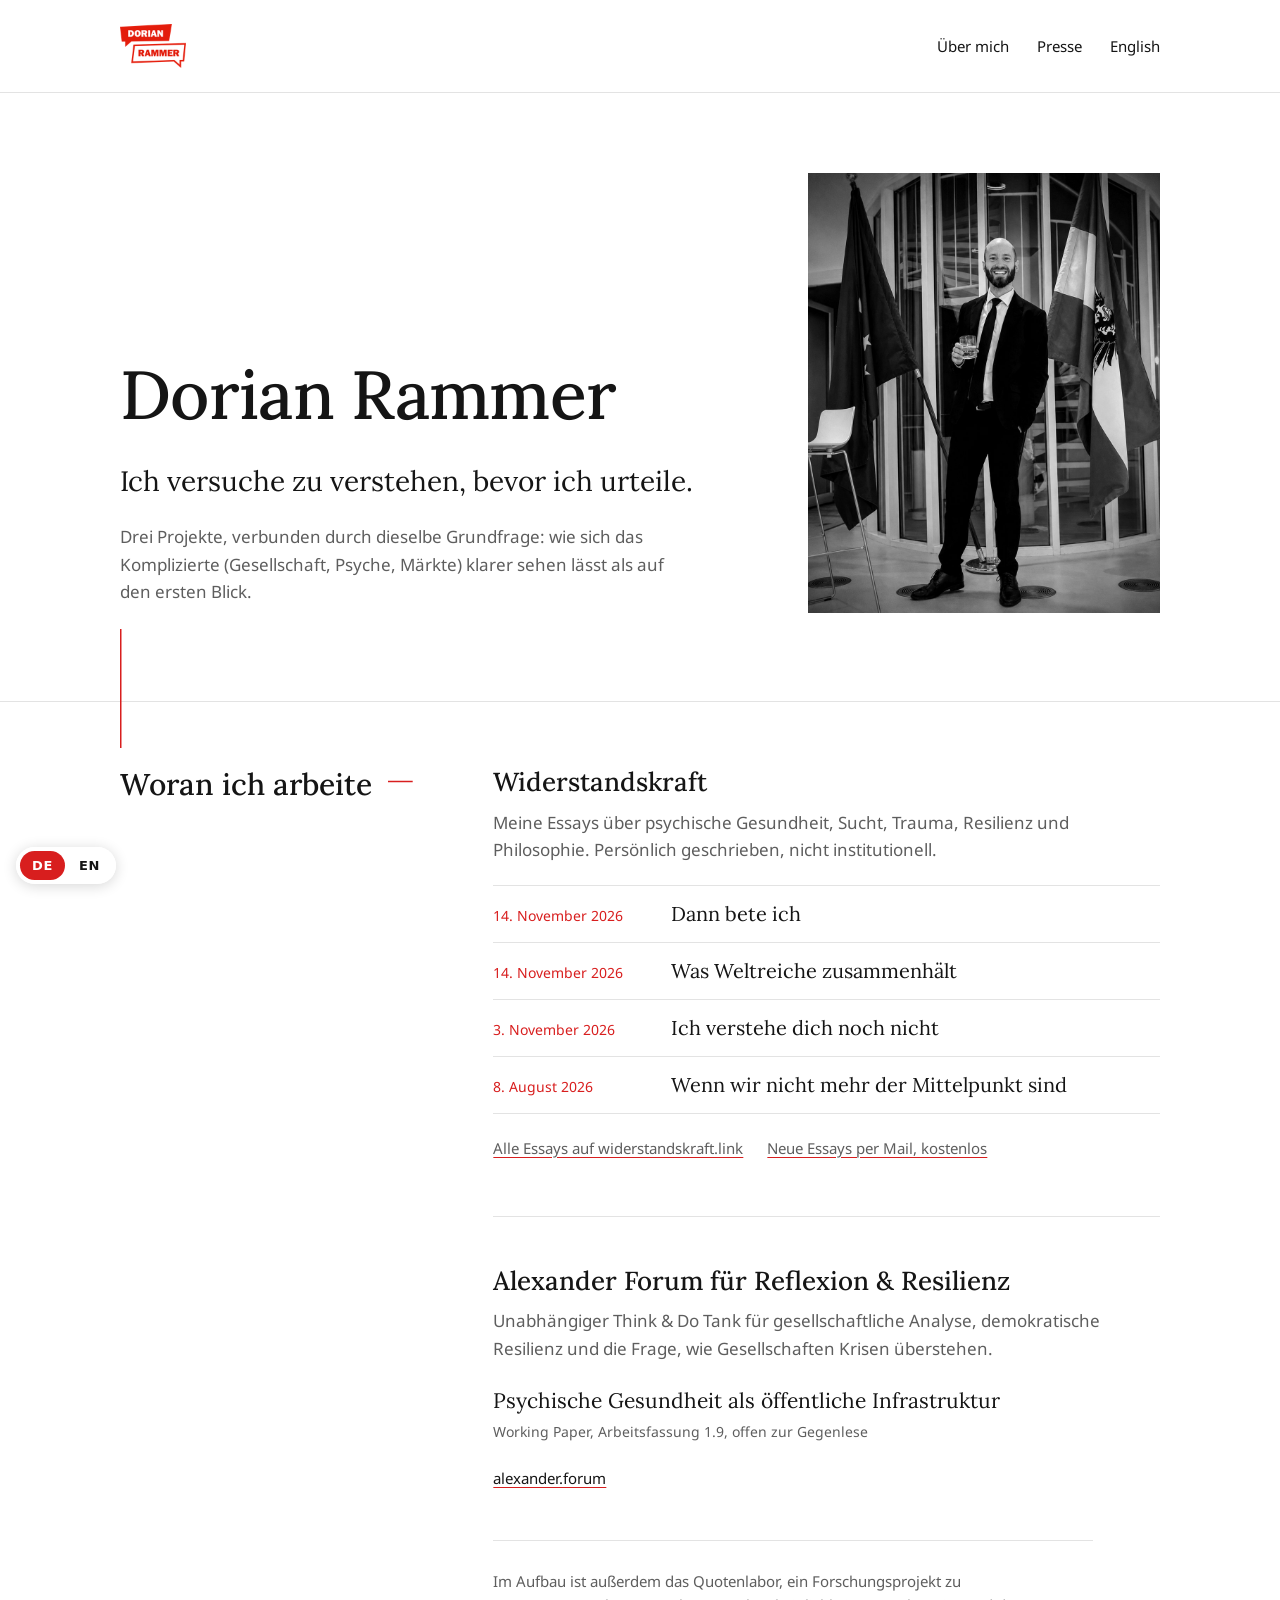
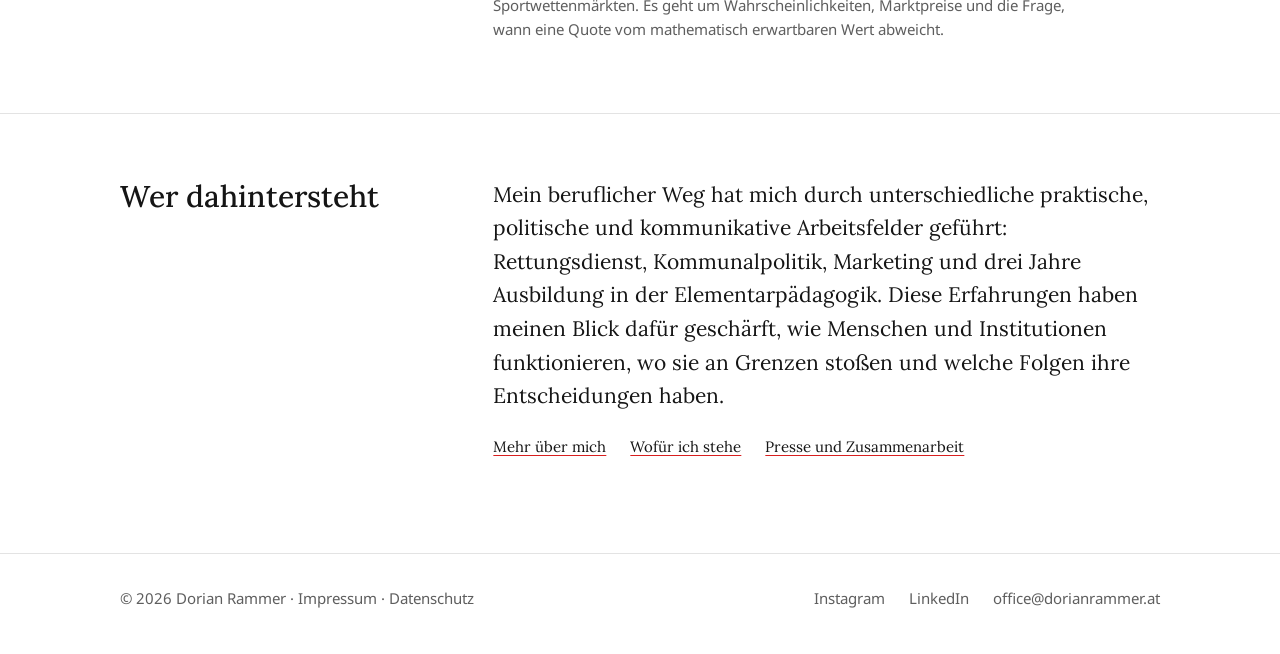
<file: index.html>
<!DOCTYPE html>
<html lang="de">
<head>
<meta charset="UTF-8">
<meta name="viewport" content="width=device-width, initial-scale=1.0">

<link rel="canonical" href="https://dorianrammer.at/">
<link rel="alternate" href="https://dorianrammer.at/" hreflang="de">
<link rel="alternate" href="https://dorianrammer.at/en/" hreflang="en">
<link rel="alternate" href="https://dorianrammer.at/" hreflang="x-default">

<meta name="robots" content="index,follow,max-image-preview:large,max-snippet:-1,max-video-preview:-1">

<meta name="description" content="Dorian Rammer, Autor und Publizist aus Wien: Essays über psychische Gesundheit, Sucht und Resilienz, gesellschaftliche Analyse im Alexander Forum.">

<meta name="keywords" content="Dorian Rammer, Wien, Widerstandskraft, Alexander Forum für Reflexion &amp; Resilienz, Essays, psychische Gesundheit, Sucht, Resilienz, Gesellschaftsanalyse, politische Analyse, Quotenlabor">

<meta name="author" content="Dorian Rammer">
<meta name="theme-color" content="#ffffff">

<meta property="og:site_name" content="Dorian Rammer">
<meta property="og:url" content="https://dorianrammer.at/">
<meta property="og:title" content="Dorian Rammer: Essays und gesellschaftliche Analyse">
<meta property="og:description" content="Dorian Rammer, Autor und Publizist aus Wien: Essays über psychische Gesundheit, Sucht und Resilienz, gesellschaftliche Analyse im Alexander Forum.">
<meta property="og:type" content="website">
<meta property="og:locale" content="de_AT">
<meta property="og:image" content="https://dorianrammer.at/assets/dorian-rammer-portrait-farbe.jpg">
<meta property="og:image:width" content="960">
<meta property="og:image:height" content="957">
<meta property="og:image:alt" content="Dorian Rammer in dunkelblauem Sakko vor grauem Hintergrund">
<meta property="og:locale:alternate" content="en_GB">

<meta name="twitter:card" content="summary">

<link rel="me" href="https://www.instagram.com/whoisdoriangray">
<link rel="me" href="https://www.linkedin.com/in/dorianrammer">

<script type="application/ld+json">
{
  "@context": "https://schema.org",
  "@graph": [
    {
      "@type": "Person",
      "@id": "https://dorianrammer.at/#person",
      "name": "Dorian Rammer",
      "url": "https://dorianrammer.at/",
      "description": "Autor und Publizist aus Wien: Essays, Beiträge und Kurzvideos zu psychischer Gesundheit, Sucht, Resilienz und gesellschaftlichen Fragen. Gründer und Leiter des Alexander Forums für Reflexion & Resilienz.",
      "jobTitle": "Autor und Publizist",
      "homeLocation": {
        "@type": "Place",
        "name": "Wien, Österreich"
      },
      "sameAs": [
        "https://www.instagram.com/whoisdoriangray",
        "https://www.linkedin.com/in/dorianrammer",
        "https://www.tiktok.com/@whoisdoriangray",
        "https://www.youtube.com/@dorianrammer",
        "https://www.facebook.com/dorian.a.rammer/",
        "https://alexander.forum/",
        "https://widerstandskraft.link/"
      ],
      "knowsAbout": [
        "psychische Gesundheit",
        "Sucht",
        "Resilienz",
        "Essays",
        "gesellschaftliche Analyse",
        "politische Analyse",
        "Wahrscheinlichkeiten und Marktpreise"
      ],
      "affiliation": [
        {
          "@type": "Organization",
          "name": "Alexander Forum für Reflexion & Resilienz",
          "url": "https://alexander.forum/"
        },
        {
          "@type": "Organization",
          "name": "Widerstandskraft",
          "url": "https://widerstandskraft.link/"
        },
        {
          "@type": "Organization",
          "name": "Quotenlabor"
        }
      ]
    },
    {
      "@type": "WebSite",
      "@id": "https://dorianrammer.at/#website",
      "url": "https://dorianrammer.at/",
      "name": "Dorian Rammer: Essays und gesellschaftliche Analyse",
      "publisher": {
        "@id": "https://dorianrammer.at/#person"
      },
      "inLanguage": "de-AT"
    },
    {
      "@type": "WebPage",
      "@id": "https://dorianrammer.at/#webpage",
      "url": "https://dorianrammer.at/",
      "name": "Dorian Rammer: Essays und gesellschaftliche Analyse",
      "isPartOf": {
        "@id": "https://dorianrammer.at/#website"
      },
      "about": {
        "@id": "https://dorianrammer.at/#person"
      },
      "inLanguage": "de-AT"
    }
  ]
}
</script>

<title>Dorian Rammer: Essays und gesellschaftliche Analyse</title>

<link rel="icon" href="/favicon.svg" type="image/svg+xml">
<link rel="apple-touch-icon" href="/apple-touch-icon.png">

<link rel="preload" href="/assets/fonts/lora-latin-var.woff2" as="font" type="font/woff2" crossorigin>
<link rel="preload" href="/assets/fonts/noto-sans-latin-var.woff2" as="font" type="font/woff2" crossorigin>
<link rel="stylesheet" href="/assets/site.css?v=20261122f">

</head>

<body>

<a class="sprung" href="#inhalt">Zum Inhalt springen</a>

<header class="kopf">
  <div class="wrap">
    <a class="marke" href="/" aria-label="Dorian Rammer, Startseite">
      <img src="/assets/dorian-rammer-logo.png" alt="Dorian Rammer" width="198" height="132">
    </a>
    <nav aria-label="Seitennavigation">
      <a href="/ueber-dorian-rammer/">Über mich</a>
      <a href="/presse/">Presse</a>
      <a href="/en/" hreflang="en" lang="en">English</a>
    </nav>
  </div>
</header>

<main id="inhalt">

<section class="einstieg">
  <div class="wrap">
    <div>
      <h1>Dorian Rammer</h1>
      <p class="satz">Ich versuche zu verstehen, bevor ich urteile.</p>
      <p class="intro" data-faden-start>Drei Projekte, verbunden durch dieselbe Grundfrage: wie sich das Komplizierte (Gesellschaft, Psyche, Märkte) klarer sehen lässt als auf den ersten Blick.</p>
    </div>
    <figure class="portraet">
      <img src="/assets/dorian-rammer-portrait-sw.jpg" alt="Dorian Rammer im Anzug zwischen der österreichischen und der europäischen Flagge, Schwarzweißfoto" width="1000" height="1250" fetchpriority="high">
    </figure>
  </div>
</section>

<section class="abschnitt projekte" aria-labelledby="woran">
  <div class="wrap">
    <h2 id="woran" data-faden-wurzel>Woran ich arbeite</h2>
    <div>

      <div class="block" data-faden-bereich>
        <h3 data-faden="wk"><a href="https://www.widerstandskraft.link/">Widerstandskraft</a></h3>
        <p>Meine Essays über psychische Gesundheit, Sucht, Trauma, Resilienz und Philosophie. Persönlich geschrieben, nicht institutionell.</p>
        <!-- essays:start (wird von scripts/essays-aktualisieren.mjs ersetzt) -->
        <ul class="texte">
          <li><time datetime="2026-11-14">14. November 2026</time><a href="https://www.widerstandskraft.link/dann-bete-ich/">Dann bete ich</a></li>
          <li><time datetime="2026-11-14">14. November 2026</time><a href="https://www.widerstandskraft.link/was-weltreiche-zusammenhaelt/">Was Weltreiche zusammenhält</a></li>
          <li><time datetime="2026-11-03">3. November 2026</time><a href="https://www.widerstandskraft.link/ich-verstehe-dich-noch-nicht-michael-jackson/">Ich verstehe dich noch nicht</a></li>
          <li><time datetime="2026-08-08">8. August 2026</time><a href="https://www.widerstandskraft.link/wenn-wir-nicht-mehr-der-mittelpunkt-sind/">Wenn wir nicht mehr der Mittelpunkt sind</a></li>
        </ul>
        <!-- essays:ende -->
        <p class="weiter-links"><a class="weiter" href="https://www.widerstandskraft.link/">Alle Essays auf widerstandskraft.link</a> <a class="weiter" href="https://www.widerstandskraft.link/#/portal/signup">Neue Essays per Mail, kostenlos</a></p>
      </div>

      <div class="block" data-faden-bereich>
        <h3 data-faden="af"><a href="https://alexander.forum/">Alexander Forum für Reflexion &amp; Resilienz</a></h3>
        <p>Unabhängiger Think &amp; Do Tank für gesellschaftliche Analyse, demokratische Resilienz und die Frage, wie Gesellschaften Krisen überstehen.</p>
        <div class="papier">
          <a href="https://alexander.forum/psyinfra-at/">Psychische Gesundheit als öffentliche Infrastruktur</a>
          <span>Working Paper, Arbeitsfassung 1.9, offen zur Gegenlese</span>
        </div>
        <a class="weiter" href="https://alexander.forum/">alexander.forum</a>
      </div>

      <p class="nebenbei" id="quotenlabor" data-faden="ql">Im Aufbau ist außerdem das Quotenlabor, ein Forschungsprojekt zu Sportwettenmärkten. Es geht um Wahrscheinlichkeiten, Marktpreise und die Frage, wann eine Quote vom mathematisch erwartbaren Wert abweicht.</p>

    </div>
  </div>
</section>

<section class="abschnitt person" aria-labelledby="wer">
  <div class="wrap">
    <h2 id="wer">Wer dahintersteht</h2>
    <div>
      <p>Mein beruflicher Weg hat mich durch unterschiedliche praktische, politische und kommunikative Arbeitsfelder geführt: Rettungsdienst, Kommunalpolitik, Marketing und drei Jahre Ausbildung in der Elementarpädagogik. Diese Erfahrungen haben meinen Blick dafür geschärft, wie Menschen und Institutionen funktionieren, wo sie an Grenzen stoßen und welche Folgen ihre Entscheidungen haben.</p>
      <p class="weiter-links"><a class="weiter" href="/ueber-dorian-rammer/">Mehr über mich</a> <a class="weiter" href="/wofuer-ich-stehe/">Wofür ich stehe</a> <a class="weiter" href="/presse/">Presse und Zusammenarbeit</a></p>
    </div>
  </div>
</section>

</main>

<footer class="fuss">
  <div class="wrap">
    <div style="hyphens:manual">© 2026 Dorian Rammer · <a href="/impressum/">Impressum</a> · <a href="/datenschutz/">Datenschutz</a></div>
    <nav aria-label="Kontakt">
      <a href="https://www.instagram.com/whoisdoriangray" target="_blank" rel="me noopener">Instagram</a>
      <a href="https://www.linkedin.com/in/dorianrammer" target="_blank" rel="me noopener">LinkedIn</a>
      <span data-post-name="office" data-post-domain="dorianrammer.at">office (at) dorianrammer.at</span>
    </nav>
  </div>
</footer>

<script src="/assets/faden.js?v=20261122f" defer></script>

<script src="/assets/post.js?v=20261122f" defer></script>
<script src="/assets/sprache.js?v=20261122a" data-farbe="#d81e1e" defer></script>

<!-- 100% privacy-first analytics -->
<script async src="https://scripts.simpleanalyticscdn.com/latest.js"></script>

</body>
</html>
</file>
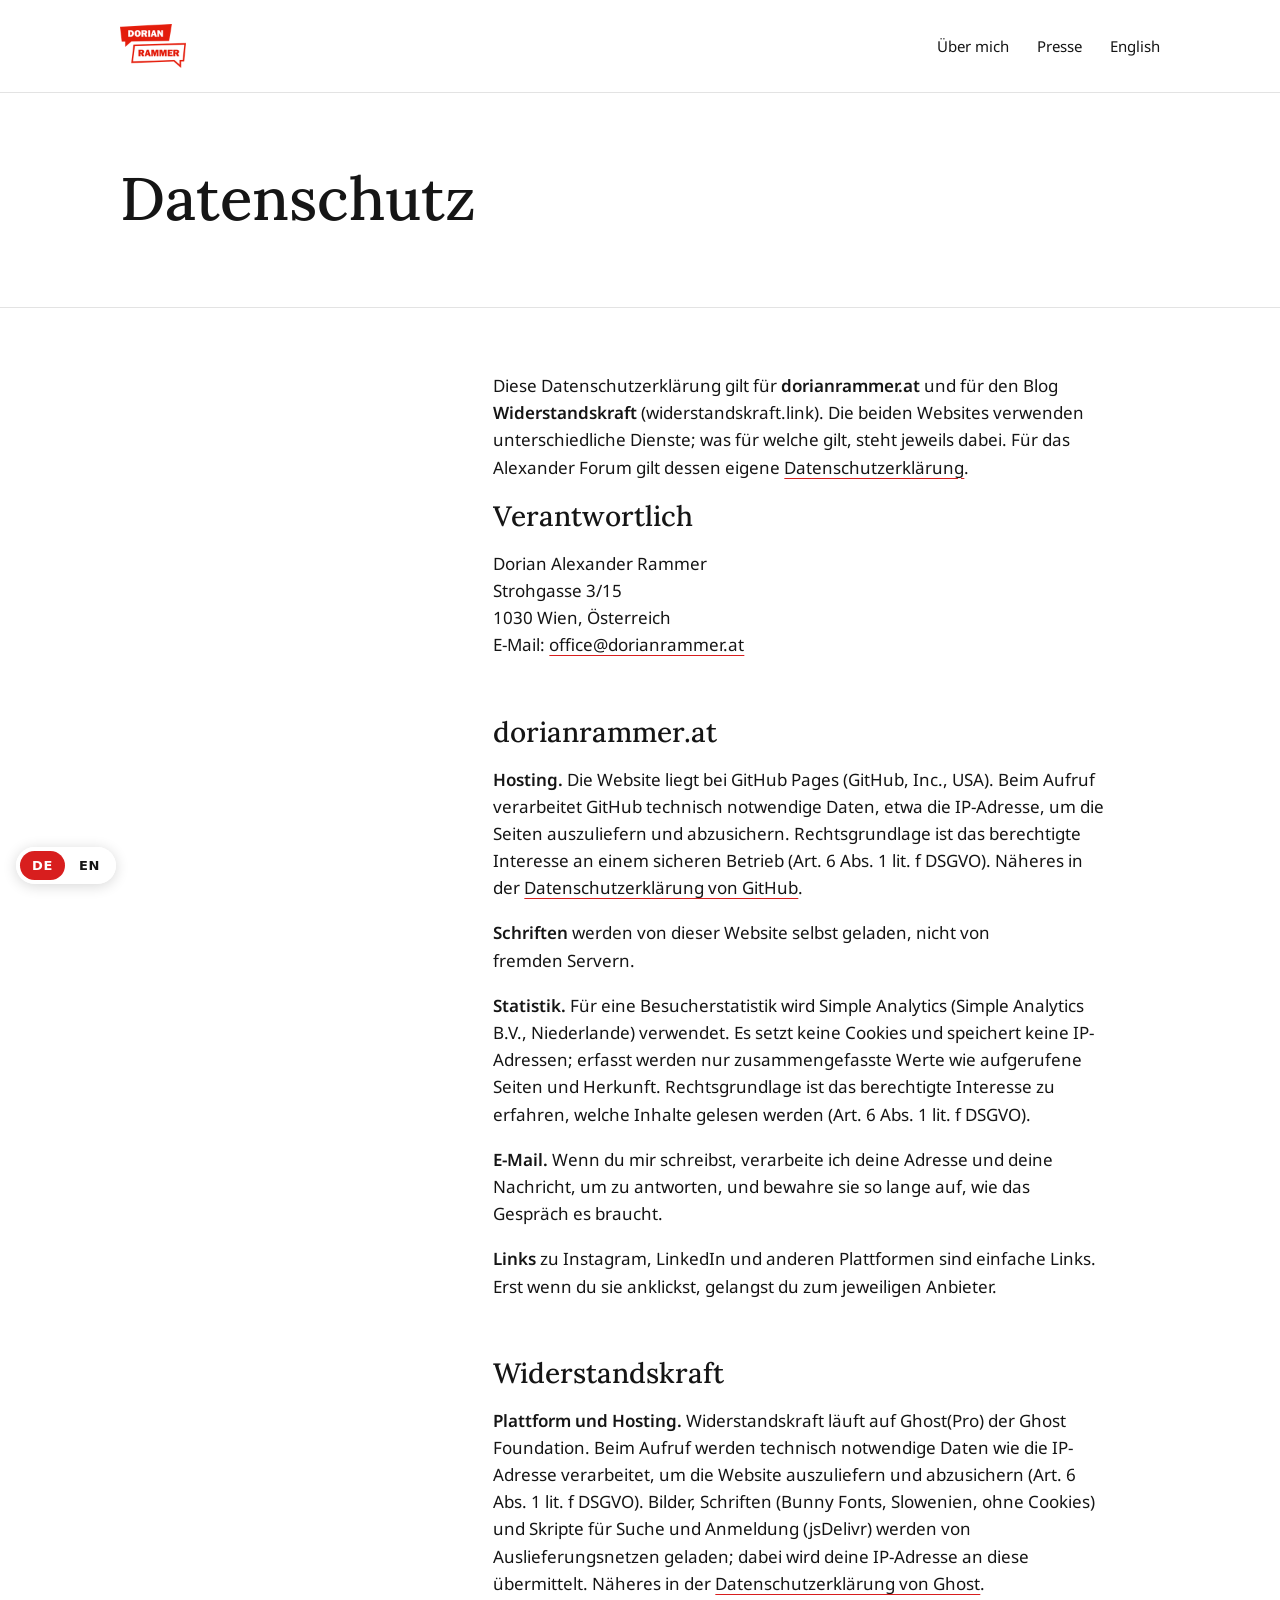
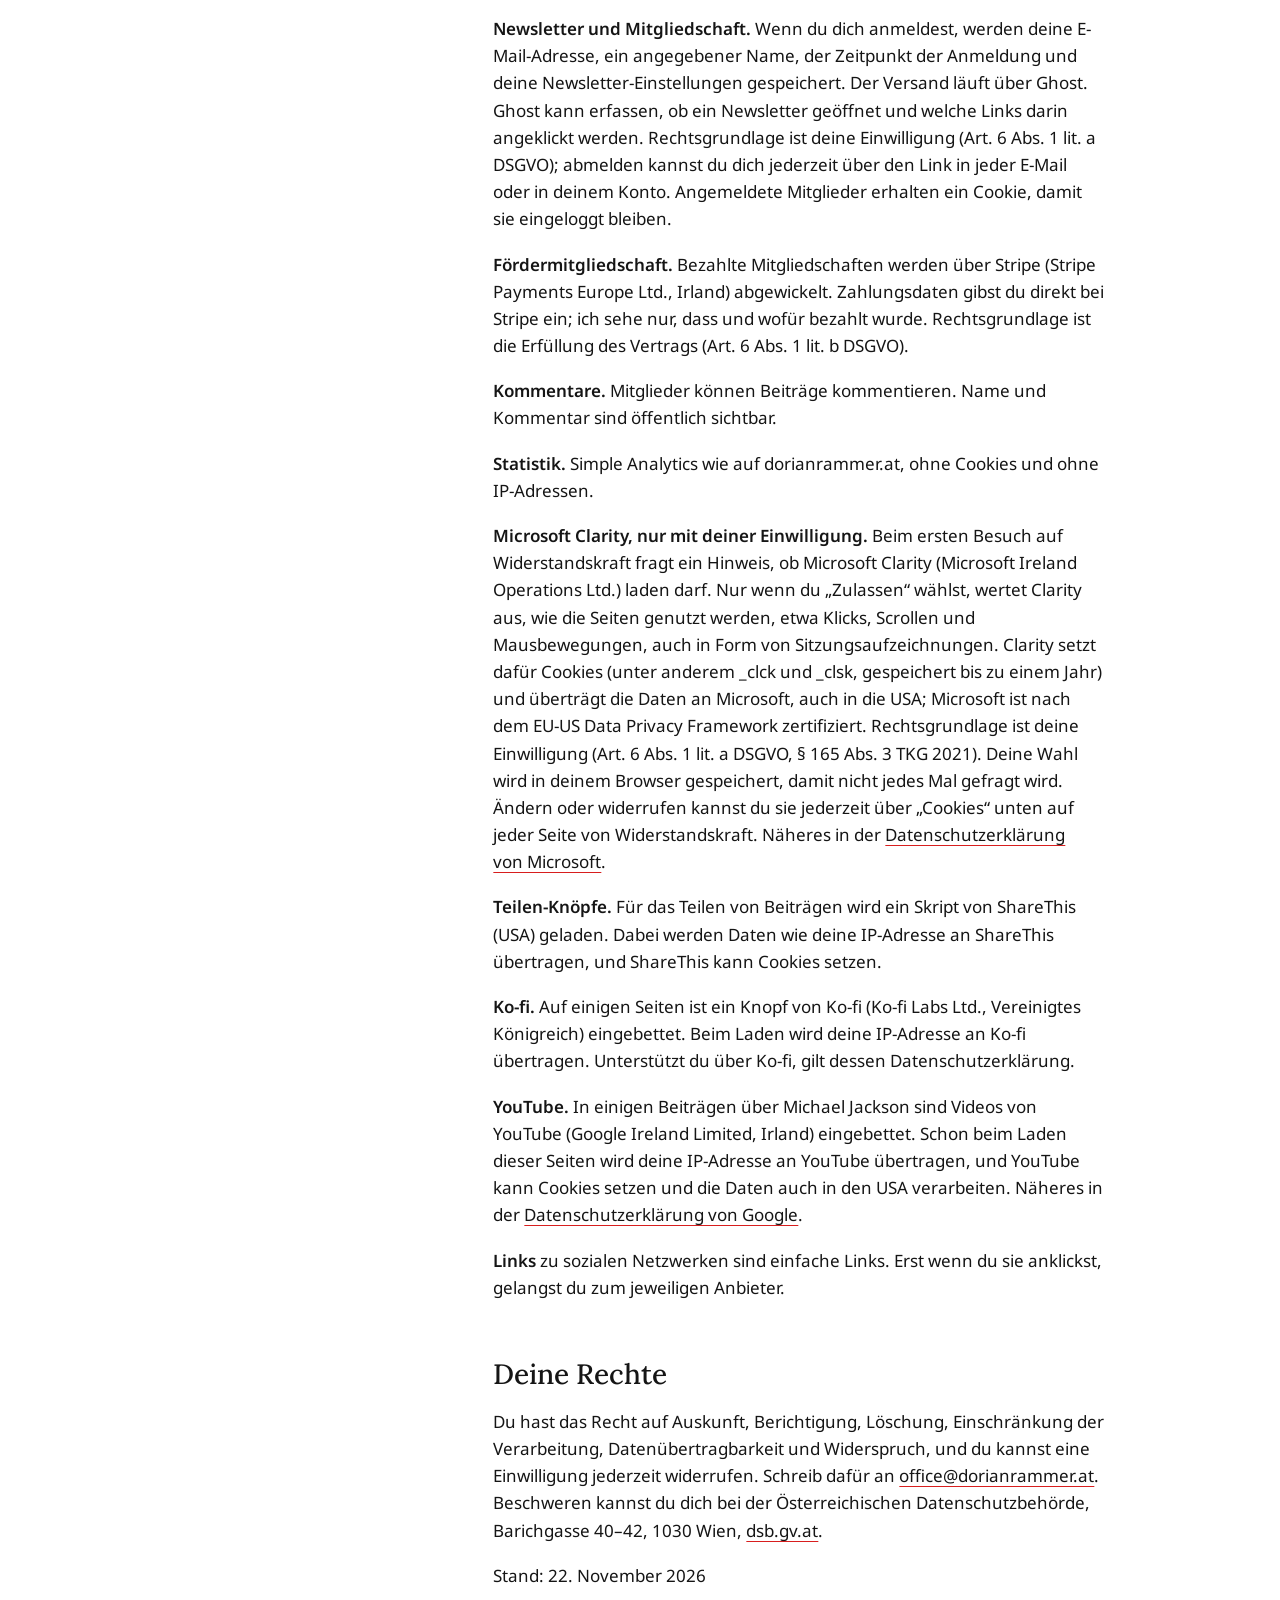
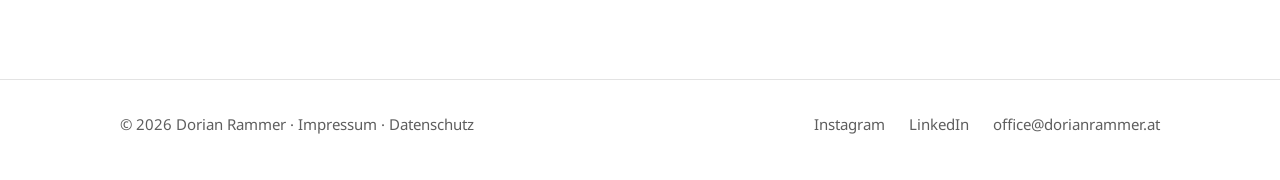
<file: datenschutz/index.html>
<!DOCTYPE html>
<html lang="de">
<head>
  <meta charset="UTF-8">
  <meta name="viewport" content="width=device-width, initial-scale=1.0">

  <link rel="canonical" href="https://dorianrammer.at/datenschutz/">
  <link rel="alternate" href="https://dorianrammer.at/datenschutz/" hreflang="de">
  <link rel="alternate" href="https://dorianrammer.at/en/privacy/" hreflang="en">
  <link rel="alternate" href="https://dorianrammer.at/datenschutz/" hreflang="x-default">

  <meta name="robots" content="noindex,follow">
  <meta name="description" content="Datenschutzerklärung für dorianrammer.at und widerstandskraft.link.">
  <meta name="author" content="Dorian Rammer">
  <meta name="theme-color" content="#ffffff">

  <title>Datenschutz | Dorian Rammer</title>

<link rel="icon" href="/favicon.svg" type="image/svg+xml">
<link rel="apple-touch-icon" href="/apple-touch-icon.png">

<link rel="preload" href="/assets/fonts/lora-latin-var.woff2" as="font" type="font/woff2" crossorigin>
<link rel="preload" href="/assets/fonts/noto-sans-latin-var.woff2" as="font" type="font/woff2" crossorigin>
<link rel="stylesheet" href="/assets/site.css?v=20261122f">

</head>

<body>

<a class="sprung" href="#inhalt">Zum Inhalt springen</a>

<header class="kopf">
  <div class="wrap">
    <a class="marke" href="/" aria-label="Dorian Rammer, Startseite">
      <img src="/assets/dorian-rammer-logo.png" alt="Dorian Rammer" width="198" height="132">
    </a>
    <nav aria-label="Seitennavigation">
      <a href="/ueber-dorian-rammer/">Über mich</a>
      <a href="/presse/">Presse</a>
      <a href="/en/privacy/" hreflang="en" lang="en">English</a>
    </nav>
  </div>
</header>

<main id="inhalt">

<section class="seitenkopf">
  <div class="wrap">
    <h1>Datenschutz</h1>
  </div>
</section>

<section class="abschnitt rechtliches">
  <div class="wrap">
    <div></div>
    <div class="text">
<p>Diese Datenschutzerklärung gilt für <strong>dorianrammer.at</strong> und für den Blog <strong>Widerstandskraft</strong> (widerstandskraft.link). Die beiden Websites verwenden unterschiedliche Dienste; was für welche gilt, steht jeweils dabei. Für das Alexander Forum gilt dessen eigene <a href="https://alexander.forum/datenschutz/">Datenschutzerklärung</a>.</p>
<section aria-labelledby="verantwortlich"><h2 id="verantwortlich">Verantwortlich</h2>
<p>Dorian Alexander Rammer<br>Strohgasse 3/15<br>1030 Wien, Österreich<br>E-Mail: <span data-post-name="office" data-post-domain="dorianrammer.at">office (at) dorianrammer.at</span></p></section>
<section aria-labelledby="dra"><h2 id="dra">dorianrammer.at</h2>
<p><strong>Hosting.</strong> Die Website liegt bei GitHub Pages (GitHub, Inc., USA). Beim Aufruf verarbeitet GitHub technisch notwendige Daten, etwa die IP-Adresse, um die Seiten auszuliefern und abzusichern. Rechtsgrundlage ist das berechtigte Interesse an einem sicheren Betrieb (Art. 6 Abs. 1 lit. f DSGVO). Näheres in der <a href="https://docs.github.com/de/site-policy/privacy-policies/github-general-privacy-statement">Datenschutzerklärung von GitHub</a>.</p>
<p><strong>Schriften</strong> werden von dieser Website selbst geladen, nicht von fremden Servern.</p>
<p><strong>Statistik.</strong> Für eine Besucherstatistik wird Simple Analytics (Simple Analytics B.V., Niederlande) verwendet. Es setzt keine Cookies und speichert keine IP-Adressen; erfasst werden nur zusammengefasste Werte wie aufgerufene Seiten und Herkunft. Rechtsgrundlage ist das berechtigte Interesse zu erfahren, welche Inhalte gelesen werden (Art. 6 Abs. 1 lit. f DSGVO).</p>
<p><strong>E-Mail.</strong> Wenn du mir schreibst, verarbeite ich deine Adresse und deine Nachricht, um zu antworten, und bewahre sie so lange auf, wie das Gespräch es braucht.</p>
<p><strong>Links</strong> zu Instagram, LinkedIn und anderen Plattformen sind einfache Links. Erst wenn du sie anklickst, gelangst du zum jeweiligen Anbieter.</p></section>
<section aria-labelledby="wk"><h2 id="wk">Widerstandskraft</h2>
<p><strong>Plattform und Hosting.</strong> Widerstandskraft läuft auf Ghost(Pro) der Ghost Foundation. Beim Aufruf werden technisch notwendige Daten wie die IP-Adresse verarbeitet, um die Website auszuliefern und abzusichern (Art. 6 Abs. 1 lit. f DSGVO). Bilder, Schriften (Bunny Fonts, Slowenien, ohne Cookies) und Skripte für Suche und Anmeldung (jsDelivr) werden von Auslieferungsnetzen geladen; dabei wird deine IP-Adresse an diese übermittelt. Näheres in der <a href="https://ghost.org/privacy/">Datenschutzerklärung von Ghost</a>.</p>
<p><strong>Newsletter und Mitgliedschaft.</strong> Wenn du dich anmeldest, werden deine E-Mail-Adresse, ein angegebener Name, der Zeitpunkt der Anmeldung und deine Newsletter-Einstellungen gespeichert. Der Versand läuft über Ghost. Ghost kann erfassen, ob ein Newsletter geöffnet und welche Links darin angeklickt werden. Rechtsgrundlage ist deine Einwilligung (Art. 6 Abs. 1 lit. a DSGVO); abmelden kannst du dich jederzeit über den Link in jeder E-Mail oder in deinem Konto. Angemeldete Mitglieder erhalten ein Cookie, damit sie eingeloggt bleiben.</p>
<p><strong>Fördermitgliedschaft.</strong> Bezahlte Mitgliedschaften werden über Stripe (Stripe Payments Europe Ltd., Irland) abgewickelt. Zahlungsdaten gibst du direkt bei Stripe ein; ich sehe nur, dass und wofür bezahlt wurde. Rechtsgrundlage ist die Erfüllung des Vertrags (Art. 6 Abs. 1 lit. b DSGVO).</p>
<p><strong>Kommentare.</strong> Mitglieder können Beiträge kommentieren. Name und Kommentar sind öffentlich sichtbar.</p>
<p><strong>Statistik.</strong> Simple Analytics wie auf dorianrammer.at, ohne Cookies und ohne IP-Adressen.</p>
<p><strong>Microsoft Clarity, nur mit deiner Einwilligung.</strong> Beim ersten Besuch auf Widerstandskraft fragt ein Hinweis, ob Microsoft Clarity (Microsoft Ireland Operations Ltd.) laden darf. Nur wenn du „Zulassen“ wählst, wertet Clarity aus, wie die Seiten genutzt werden, etwa Klicks, Scrollen und Mausbewegungen, auch in Form von Sitzungsaufzeichnungen. Clarity setzt dafür Cookies (unter anderem _clck und _clsk, gespeichert bis zu einem Jahr) und überträgt die Daten an Microsoft, auch in die USA; Microsoft ist nach dem EU-US Data Privacy Framework zertifiziert. Rechtsgrundlage ist deine Einwilligung (Art. 6 Abs. 1 lit. a DSGVO, § 165 Abs. 3 TKG 2021). Deine Wahl wird in deinem Browser gespeichert, damit nicht jedes Mal gefragt wird. Ändern oder widerrufen kannst du sie jederzeit über „Cookies“ unten auf jeder Seite von Widerstandskraft. Näheres in der <a href="https://www.microsoft.com/de-at/privacy/privacystatement">Datenschutzerklärung von Microsoft</a>.</p>
<p><strong>Teilen-Knöpfe.</strong> Für das Teilen von Beiträgen wird ein Skript von ShareThis (USA) geladen. Dabei werden Daten wie deine IP-Adresse an ShareThis übertragen, und ShareThis kann Cookies setzen.</p>
<p><strong>Ko-fi.</strong> Auf einigen Seiten ist ein Knopf von Ko-fi (Ko-fi Labs Ltd., Vereinigtes Königreich) eingebettet. Beim Laden wird deine IP-Adresse an Ko-fi übertragen. Unterstützt du über Ko-fi, gilt dessen Datenschutzerklärung.</p>
<p><strong>YouTube.</strong> In einigen Beiträgen über Michael Jackson sind Videos von YouTube (Google Ireland Limited, Irland) eingebettet. Schon beim Laden dieser Seiten wird deine IP-Adresse an YouTube übertragen, und YouTube kann Cookies setzen und die Daten auch in den USA verarbeiten. Näheres in der <a href="https://policies.google.com/privacy?hl=de">Datenschutzerklärung von Google</a>.</p>
<p><strong>Links</strong> zu sozialen Netzwerken sind einfache Links. Erst wenn du sie anklickst, gelangst du zum jeweiligen Anbieter.</p></section>
<section aria-labelledby="rechte"><h2 id="rechte">Deine Rechte</h2>
<p>Du hast das Recht auf Auskunft, Berichtigung, Löschung, Einschränkung der Verarbeitung, Datenübertragbarkeit und Widerspruch, und du kannst eine Einwilligung jederzeit widerrufen. Schreib dafür an <span data-post-name="office" data-post-domain="dorianrammer.at">office (at) dorianrammer.at</span>. Beschweren kannst du dich bei der Österreichischen Datenschutzbehörde, Barichgasse 40–42, 1030 Wien, <a href="https://www.dsb.gv.at/">dsb.gv.at</a>.</p>
<p class="stand">Stand: 22. November 2026</p></section>
    </div>
  </div>
</section>

</main>

<footer class="fuss">
  <div class="wrap">
    <div style="hyphens:manual">© 2026 Dorian Rammer · <a href="/impressum/">Impressum</a> · <a href="/datenschutz/">Datenschutz</a></div>
    <nav aria-label="Kontakt">
      <a href="https://www.instagram.com/whoisdoriangray" target="_blank" rel="me noopener">Instagram</a>
      <a href="https://www.linkedin.com/in/dorianrammer" target="_blank" rel="me noopener">LinkedIn</a>
      <span data-post-name="office" data-post-domain="dorianrammer.at">office (at) dorianrammer.at</span>
    </nav>
  </div>
</footer>

<script src="/assets/post.js?v=20261122f" defer></script>
<script src="/assets/sprache.js?v=20261122a" data-farbe="#d81e1e" defer></script>

<!-- 100% privacy-first analytics -->
<script async src="https://scripts.simpleanalyticscdn.com/latest.js"></script>

</body>
</html>
</file>
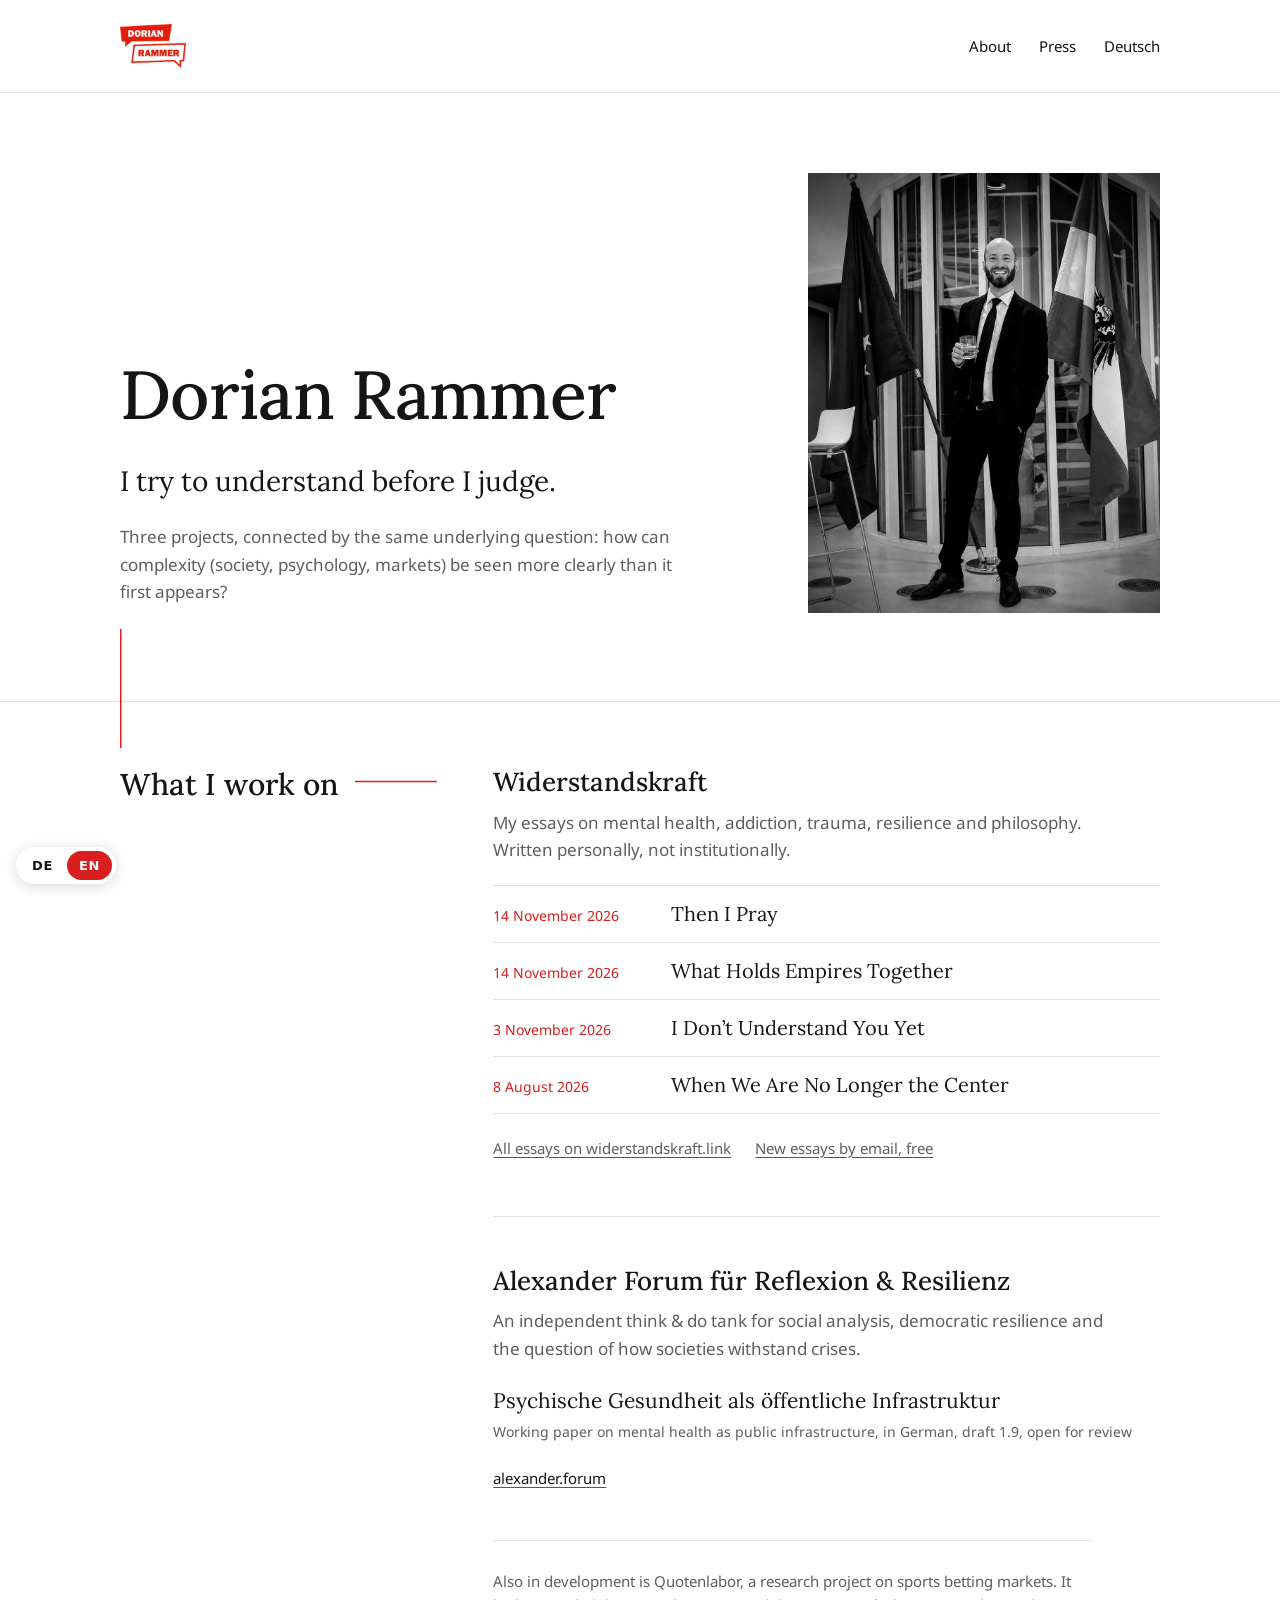
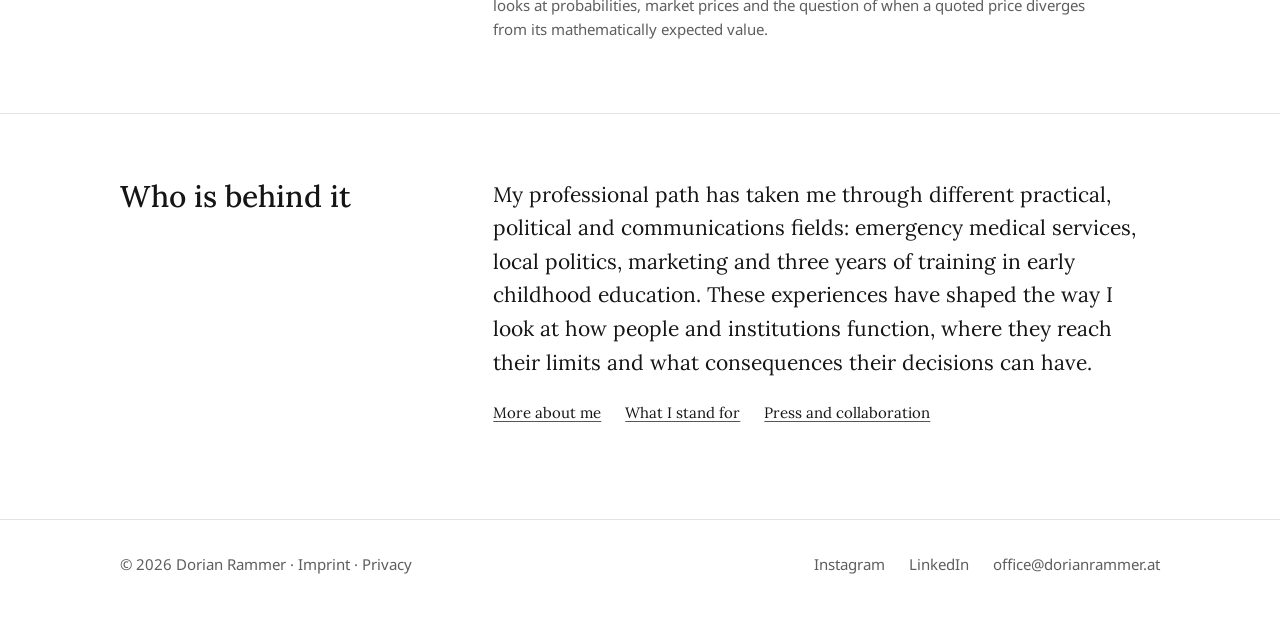
<file: en/index.html>
<!DOCTYPE html>
<html lang="en">
<head>
<meta charset="UTF-8">
<meta name="viewport" content="width=device-width, initial-scale=1.0">

<link rel="canonical" href="https://dorianrammer.at/en/">
<link rel="alternate" href="https://dorianrammer.at/" hreflang="de">
<link rel="alternate" href="https://dorianrammer.at/en/" hreflang="en">
<link rel="alternate" href="https://dorianrammer.at/" hreflang="x-default">

<meta name="robots" content="index,follow,max-image-preview:large,max-snippet:-1,max-video-preview:-1">

<meta name="description" content="Dorian Rammer, writer and public commentator from Vienna: essays on mental health, addiction and resilience, and social analysis at the Alexander Forum.">

<meta name="keywords" content="Dorian Rammer, Vienna, Widerstandskraft, Alexander Forum für Reflexion &amp; Resilienz, essays, mental health, addiction, resilience, social analysis, political analysis, Quotenlabor">

<meta name="author" content="Dorian Rammer">
<meta name="theme-color" content="#ffffff">

<meta property="og:site_name" content="Dorian Rammer">
<meta property="og:url" content="https://dorianrammer.at/en/">
<meta property="og:title" content="Dorian Rammer: Essays and Social Analysis">
<meta property="og:description" content="Dorian Rammer, writer and public commentator from Vienna: essays on mental health, addiction and resilience, and social analysis at the Alexander Forum.">
<meta property="og:type" content="website">
<meta property="og:locale" content="en_GB">
<meta property="og:image" content="https://dorianrammer.at/assets/dorian-rammer-portrait-farbe.jpg">
<meta property="og:image:width" content="960">
<meta property="og:image:height" content="957">
<meta property="og:image:alt" content="Dorian Rammer in a dark blue blazer against a grey background">
<meta property="og:locale:alternate" content="de_AT">

<meta name="twitter:card" content="summary">

<link rel="me" href="https://www.instagram.com/whoisdoriangray">
<link rel="me" href="https://www.linkedin.com/in/dorianrammer">

<script type="application/ld+json">
{
  "@context": "https://schema.org",
  "@graph": [
    {
      "@type": "Person",
      "@id": "https://dorianrammer.at/#person",
      "name": "Dorian Rammer",
      "url": "https://dorianrammer.at/en/",
      "description": "Writer and public commentator from Vienna: essays, articles and short videos on mental health, addiction, resilience and social questions. Founder and director of the Alexander Forum für Reflexion & Resilienz.",
      "jobTitle": "Writer and public commentator",
      "homeLocation": {
        "@type": "Place",
        "name": "Vienna, Austria"
      },
      "sameAs": [
        "https://www.instagram.com/whoisdoriangray",
        "https://www.linkedin.com/in/dorianrammer",
        "https://www.tiktok.com/@whoisdoriangray",
        "https://www.youtube.com/@dorianrammer",
        "https://www.facebook.com/dorian.a.rammer/",
        "https://alexander.forum/",
        "https://widerstandskraft.link/"
      ],
      "knowsAbout": [
      "mental health",
      "addiction",
      "resilience",
      "essays",
      "social analysis",
      "political analysis",
      "probability and market prices"
      ],
      "affiliation": [
        {
          "@type": "Organization",
          "name": "Alexander Forum für Reflexion & Resilienz",
          "url": "https://alexander.forum/"
        },
        {
          "@type": "Organization",
          "name": "Widerstandskraft",
          "url": "https://widerstandskraft.link/"
        },
        {
          "@type": "Organization",
          "name": "Quotenlabor"
        }
      ]
    },
    {
      "@type": "WebSite",
      "@id": "https://dorianrammer.at/#website",
      "url": "https://dorianrammer.at/en/",
      "name": "Dorian Rammer: Essays and Social Analysis",
      "publisher": {
        "@id": "https://dorianrammer.at/#person"
      },
      "inLanguage": "en"
    },
    {
      "@type": "WebPage",
      "@id": "https://dorianrammer.at/en/#webpage",
      "url": "https://dorianrammer.at/en/",
      "name": "Dorian Rammer: Essays and Social Analysis",
      "isPartOf": {
        "@id": "https://dorianrammer.at/#website"
      },
      "about": {
        "@id": "https://dorianrammer.at/#person"
      },
      "inLanguage": "en"
    }
  ]
}
</script>

<title>Dorian Rammer: Essays and Social Analysis</title>

<link rel="icon" href="/favicon.svg" type="image/svg+xml">
<link rel="apple-touch-icon" href="/apple-touch-icon.png">

<link rel="preload" href="/assets/fonts/lora-latin-var.woff2" as="font" type="font/woff2" crossorigin>
<link rel="preload" href="/assets/fonts/noto-sans-latin-var.woff2" as="font" type="font/woff2" crossorigin>
<link rel="stylesheet" href="/assets/site.css?v=20261122f">

</head>

<body>

<a class="sprung" href="#content">Skip to content</a>

<header class="kopf">
  <div class="wrap">
    <a class="marke" href="/en/" aria-label="Dorian Rammer, home">
      <img src="/assets/dorian-rammer-logo.png" alt="Dorian Rammer" width="198" height="132">
    </a>
    <nav aria-label="Site navigation">
      <a href="/en/about/">About</a>
      <a href="/en/press/">Press</a>
      <a href="/" hreflang="de" lang="de">Deutsch</a>
    </nav>
  </div>
</header>

<main id="content">

<section class="einstieg">
  <div class="wrap">
    <div>
      <h1>Dorian Rammer</h1>
      <p class="satz">I try to understand before I judge.</p>
      <p class="intro" data-faden-start>Three projects, connected by the same underlying question: how can complexity (society, psychology, markets) be seen more clearly than it first appears?</p>
    </div>
    <figure class="portraet">
      <img src="/assets/dorian-rammer-portrait-sw.jpg" alt="Dorian Rammer in a suit between the Austrian and European Union flags, black-and-white photo" width="1000" height="1250" fetchpriority="high">
    </figure>
  </div>
</section>

<section class="abschnitt projekte" aria-labelledby="work">
  <div class="wrap">
    <h2 id="work" data-faden-wurzel>What I work on</h2>
    <div>

      <div class="block" data-faden-bereich>
        <h3 data-faden="wk"><a href="https://www.widerstandskraft.link/en/">Widerstandskraft</a></h3>
        <p>My essays on mental health, addiction, trauma, resilience and philosophy. Written personally, not institutionally.</p>
        <!-- essays:start (wird von scripts/essays-aktualisieren.mjs ersetzt) -->
        <ul class="texte">
          <li><time datetime="2026-11-14">14 November 2026</time><a href="https://www.widerstandskraft.link/en/then-i-pray/">Then I Pray</a></li>
          <li><time datetime="2026-11-14">14 November 2026</time><a href="https://www.widerstandskraft.link/en/what-holds-empires-together/">What Holds Empires Together</a></li>
          <li><time datetime="2026-11-03">3 November 2026</time><a href="https://www.widerstandskraft.link/en/i-dont-understand-you-yet-michael-jackson/">I Don’t Understand You Yet</a></li>
          <li><time datetime="2026-08-08">8 August 2026</time><a href="https://www.widerstandskraft.link/en/when-we-are-no-longer-the-center/">When We Are No Longer the Center</a></li>
        </ul>
        <!-- essays:ende -->
        <p class="weiter-links"><a class="weiter" href="https://www.widerstandskraft.link/en/">All essays on widerstandskraft.link</a> <a class="weiter" href="https://www.widerstandskraft.link/en/">New essays by email, free</a></p>
      </div>

      <div class="block" data-faden-bereich>
        <h3 data-faden="af"><a href="https://alexander.forum/en/">Alexander Forum für Reflexion &amp; Resilienz</a></h3>
        <p>An independent think &amp; do tank for social analysis, democratic resilience and the question of how societies withstand crises.</p>
        <div class="papier">
          <a href="https://alexander.forum/psyinfra-at/" hreflang="de" lang="de">Psychische Gesundheit als öffentliche Infrastruktur</a>
          <span>Working paper on mental health as public infrastructure, in German, draft 1.9, open for review</span>
        </div>
        <a class="weiter" href="https://alexander.forum/en/">alexander.forum</a>
      </div>

      <p class="nebenbei" id="quotenlabor" data-faden="ql">Also in development is Quotenlabor, a research project on sports betting markets. It looks at probabilities, market prices and the question of when a quoted price diverges from its mathematically expected value.</p>

    </div>
  </div>
</section>

<section class="abschnitt person" aria-labelledby="who">
  <div class="wrap">
    <h2 id="who">Who is behind it</h2>
    <div>
      <p>My professional path has taken me through different practical, political and communications fields: emergency medical services, local politics, marketing and three years of training in early childhood education. These experiences have shaped the way I look at how people and institutions function, where they reach their limits and what consequences their decisions can have.</p>
      <p class="weiter-links"><a class="weiter" href="/en/about/">More about me</a> <a class="weiter" href="/en/what-i-stand-for/">What I stand for</a> <a class="weiter" href="/en/press/">Press and collaboration</a></p>
    </div>
  </div>
</section>

</main>

<footer class="fuss">
  <div class="wrap">
    <div style="hyphens:manual">© 2026 Dorian Rammer · <a href="/en/imprint/">Imprint</a> · <a href="/en/privacy/">Privacy</a></div>
    <nav aria-label="Contact">
      <a href="https://www.instagram.com/whoisdoriangray" target="_blank" rel="me noopener">Instagram</a>
      <a href="https://www.linkedin.com/in/dorianrammer" target="_blank" rel="me noopener">LinkedIn</a>
      <span data-post-name="office" data-post-domain="dorianrammer.at">office (at) dorianrammer.at</span>
    </nav>
  </div>
</footer>

<script src="/assets/faden.js?v=20261122f" defer></script>

<script src="/assets/post.js?v=20261122f" defer></script>
<script src="/assets/sprache.js?v=20261122a" data-farbe="#d81e1e" defer></script>

<!-- 100% privacy-first analytics -->
<script async src="https://scripts.simpleanalyticscdn.com/latest.js"></script>

</body>
</html>
</file>
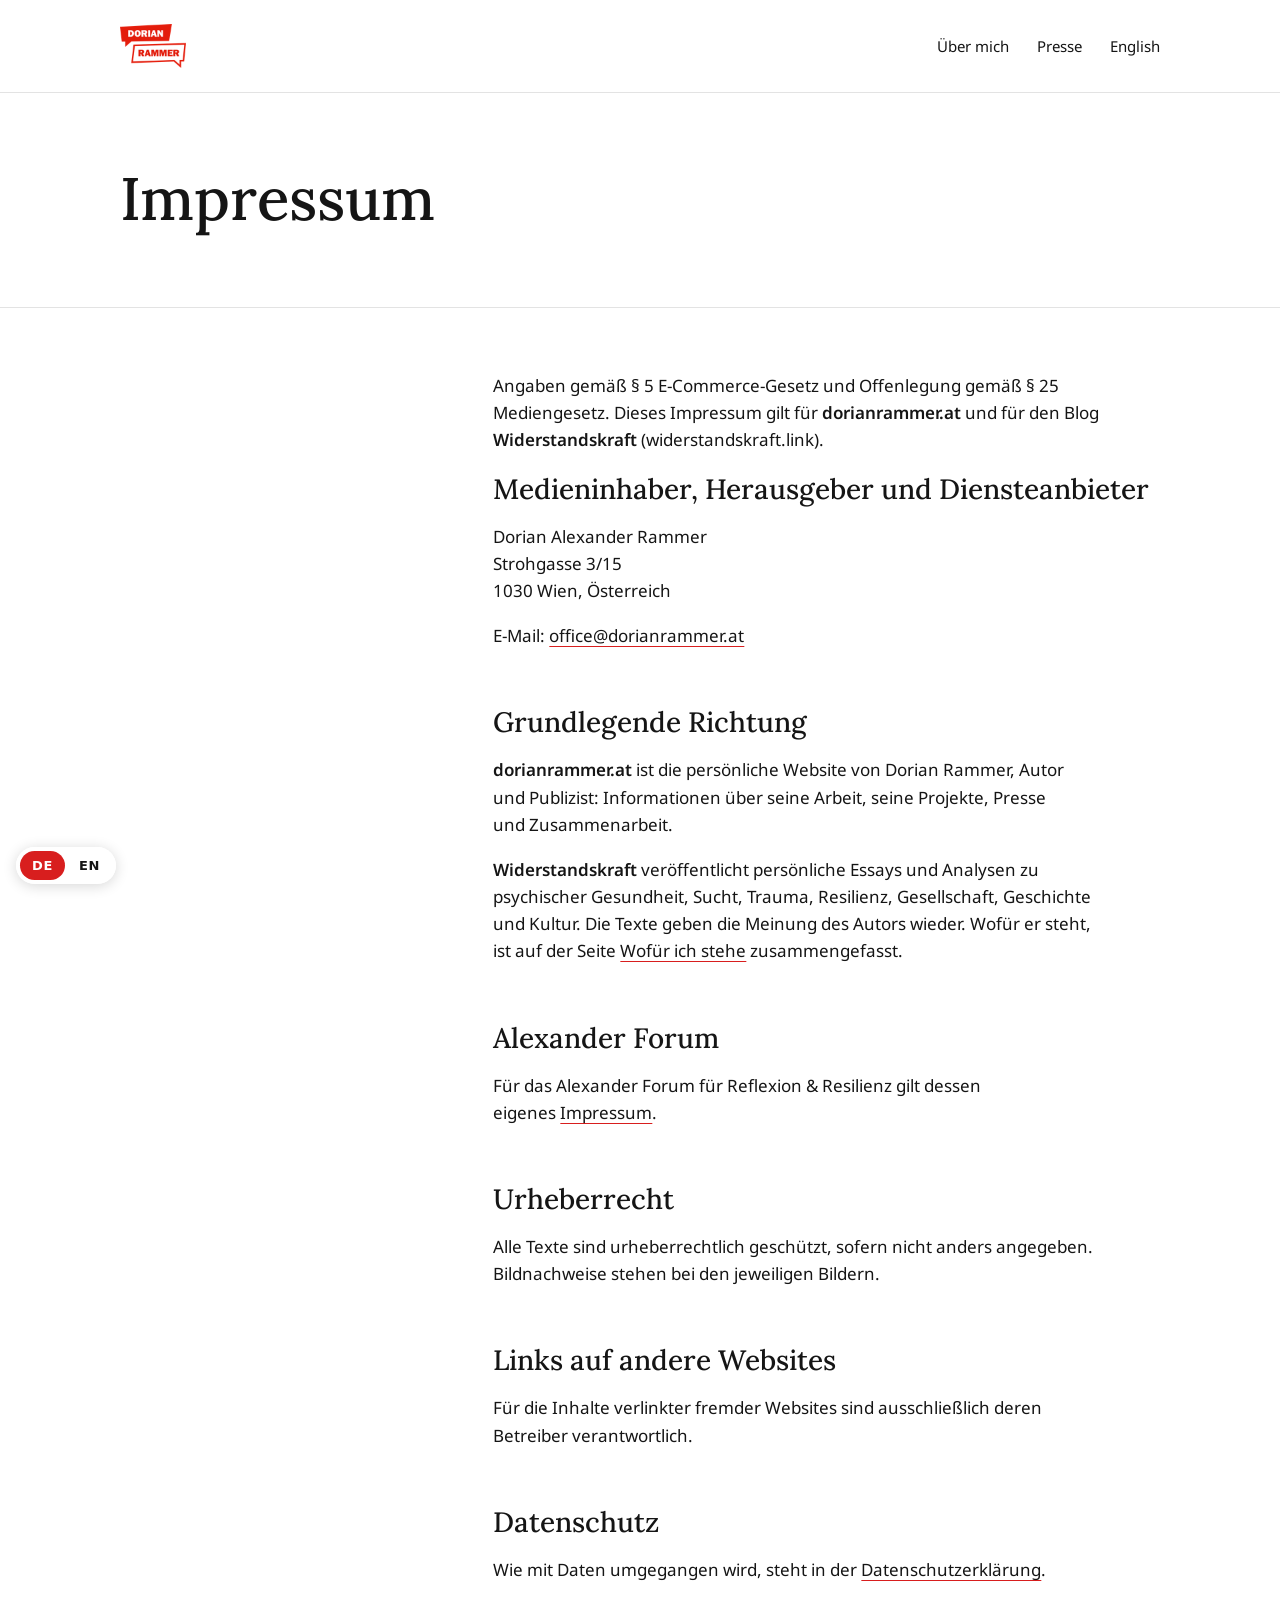
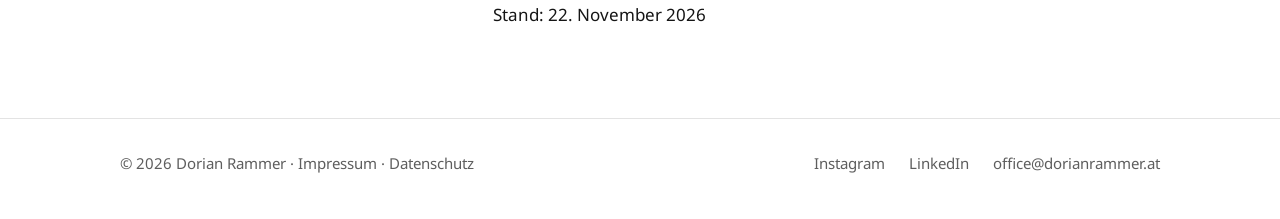
<file: impressum/index.html>
<!DOCTYPE html>
<html lang="de">
<head>
  <meta charset="UTF-8">
  <meta name="viewport" content="width=device-width, initial-scale=1.0">

  <link rel="canonical" href="https://dorianrammer.at/impressum/">
  <link rel="alternate" href="https://dorianrammer.at/impressum/" hreflang="de">
  <link rel="alternate" href="https://dorianrammer.at/en/imprint/" hreflang="en">
  <link rel="alternate" href="https://dorianrammer.at/impressum/" hreflang="x-default">

  <meta name="robots" content="noindex,follow">
  <meta name="description" content="Impressum und Offenlegung für dorianrammer.at und widerstandskraft.link.">
  <meta name="author" content="Dorian Rammer">
  <meta name="theme-color" content="#ffffff">

  <title>Impressum | Dorian Rammer</title>

<link rel="icon" href="/favicon.svg" type="image/svg+xml">
<link rel="apple-touch-icon" href="/apple-touch-icon.png">

<link rel="preload" href="/assets/fonts/lora-latin-var.woff2" as="font" type="font/woff2" crossorigin>
<link rel="preload" href="/assets/fonts/noto-sans-latin-var.woff2" as="font" type="font/woff2" crossorigin>
<link rel="stylesheet" href="/assets/site.css?v=20261122f">

</head>

<body>

<a class="sprung" href="#inhalt">Zum Inhalt springen</a>

<header class="kopf">
  <div class="wrap">
    <a class="marke" href="/" aria-label="Dorian Rammer, Startseite">
      <img src="/assets/dorian-rammer-logo.png" alt="Dorian Rammer" width="198" height="132">
    </a>
    <nav aria-label="Seitennavigation">
      <a href="/ueber-dorian-rammer/">Über mich</a>
      <a href="/presse/">Presse</a>
      <a href="/en/imprint/" hreflang="en" lang="en">English</a>
    </nav>
  </div>
</header>

<main id="inhalt">

<section class="seitenkopf">
  <div class="wrap">
    <h1>Impressum</h1>
  </div>
</section>

<section class="abschnitt rechtliches">
  <div class="wrap">
    <div></div>
    <div class="text">
<p>Angaben gemäß § 5 E-Commerce-Gesetz und Offenlegung gemäß § 25 Mediengesetz. Dieses Impressum gilt für <strong>dorianrammer.at</strong> und für den Blog <strong>Widerstandskraft</strong> (widerstandskraft.link).</p>
<section aria-labelledby="inhaber"><h2 id="inhaber">Medieninhaber, Herausgeber und Diensteanbieter</h2>
<p>Dorian Alexander Rammer<br>Strohgasse 3/15<br>1030 Wien, Österreich</p>
<p>E-Mail: <span data-post-name="office" data-post-domain="dorianrammer.at">office (at) dorianrammer.at</span></p></section>
<section aria-labelledby="richtung"><h2 id="richtung">Grundlegende Richtung</h2>
<p><strong>dorianrammer.at</strong> ist die persönliche Website von Dorian Rammer, Autor und Publizist: Informationen über seine Arbeit, seine Projekte, Presse und Zusammenarbeit.</p>
<p><strong>Widerstandskraft</strong> veröffentlicht persönliche Essays und Analysen zu psychischer Gesundheit, Sucht, Trauma, Resilienz, Gesellschaft, Geschichte und Kultur. Die Texte geben die Meinung des Autors wieder. Wofür er steht, ist auf der Seite <a href="/wofuer-ich-stehe/">Wofür ich stehe</a> zusammengefasst.</p></section>
<section aria-labelledby="forum"><h2 id="forum">Alexander Forum</h2>
<p>Für das Alexander Forum für Reflexion &amp; Resilienz gilt dessen eigenes <a href="https://alexander.forum/impressum/">Impressum</a>.</p></section>
<section aria-labelledby="urheber"><h2 id="urheber">Urheberrecht</h2>
<p>Alle Texte sind urheberrechtlich geschützt, sofern nicht anders angegeben. Bildnachweise stehen bei den jeweiligen Bildern.</p></section>
<section aria-labelledby="links"><h2 id="links">Links auf andere Websites</h2>
<p>Für die Inhalte verlinkter fremder Websites sind ausschließlich deren Betreiber verantwortlich.</p></section>
<section aria-labelledby="daten"><h2 id="daten">Datenschutz</h2>
<p>Wie mit Daten umgegangen wird, steht in der <a href="/datenschutz/">Datenschutzerklärung</a>.</p>
<p class="stand">Stand: 22. November 2026</p></section>
    </div>
  </div>
</section>

</main>

<footer class="fuss">
  <div class="wrap">
    <div style="hyphens:manual">© 2026 Dorian Rammer · <a href="/impressum/">Impressum</a> · <a href="/datenschutz/">Datenschutz</a></div>
    <nav aria-label="Kontakt">
      <a href="https://www.instagram.com/whoisdoriangray" target="_blank" rel="me noopener">Instagram</a>
      <a href="https://www.linkedin.com/in/dorianrammer" target="_blank" rel="me noopener">LinkedIn</a>
      <span data-post-name="office" data-post-domain="dorianrammer.at">office (at) dorianrammer.at</span>
    </nav>
  </div>
</footer>

<script src="/assets/post.js?v=20261122f" defer></script>
<script src="/assets/sprache.js?v=20261122a" data-farbe="#d81e1e" defer></script>

<!-- 100% privacy-first analytics -->
<script async src="https://scripts.simpleanalyticscdn.com/latest.js"></script>

</body>
</html>
</file>
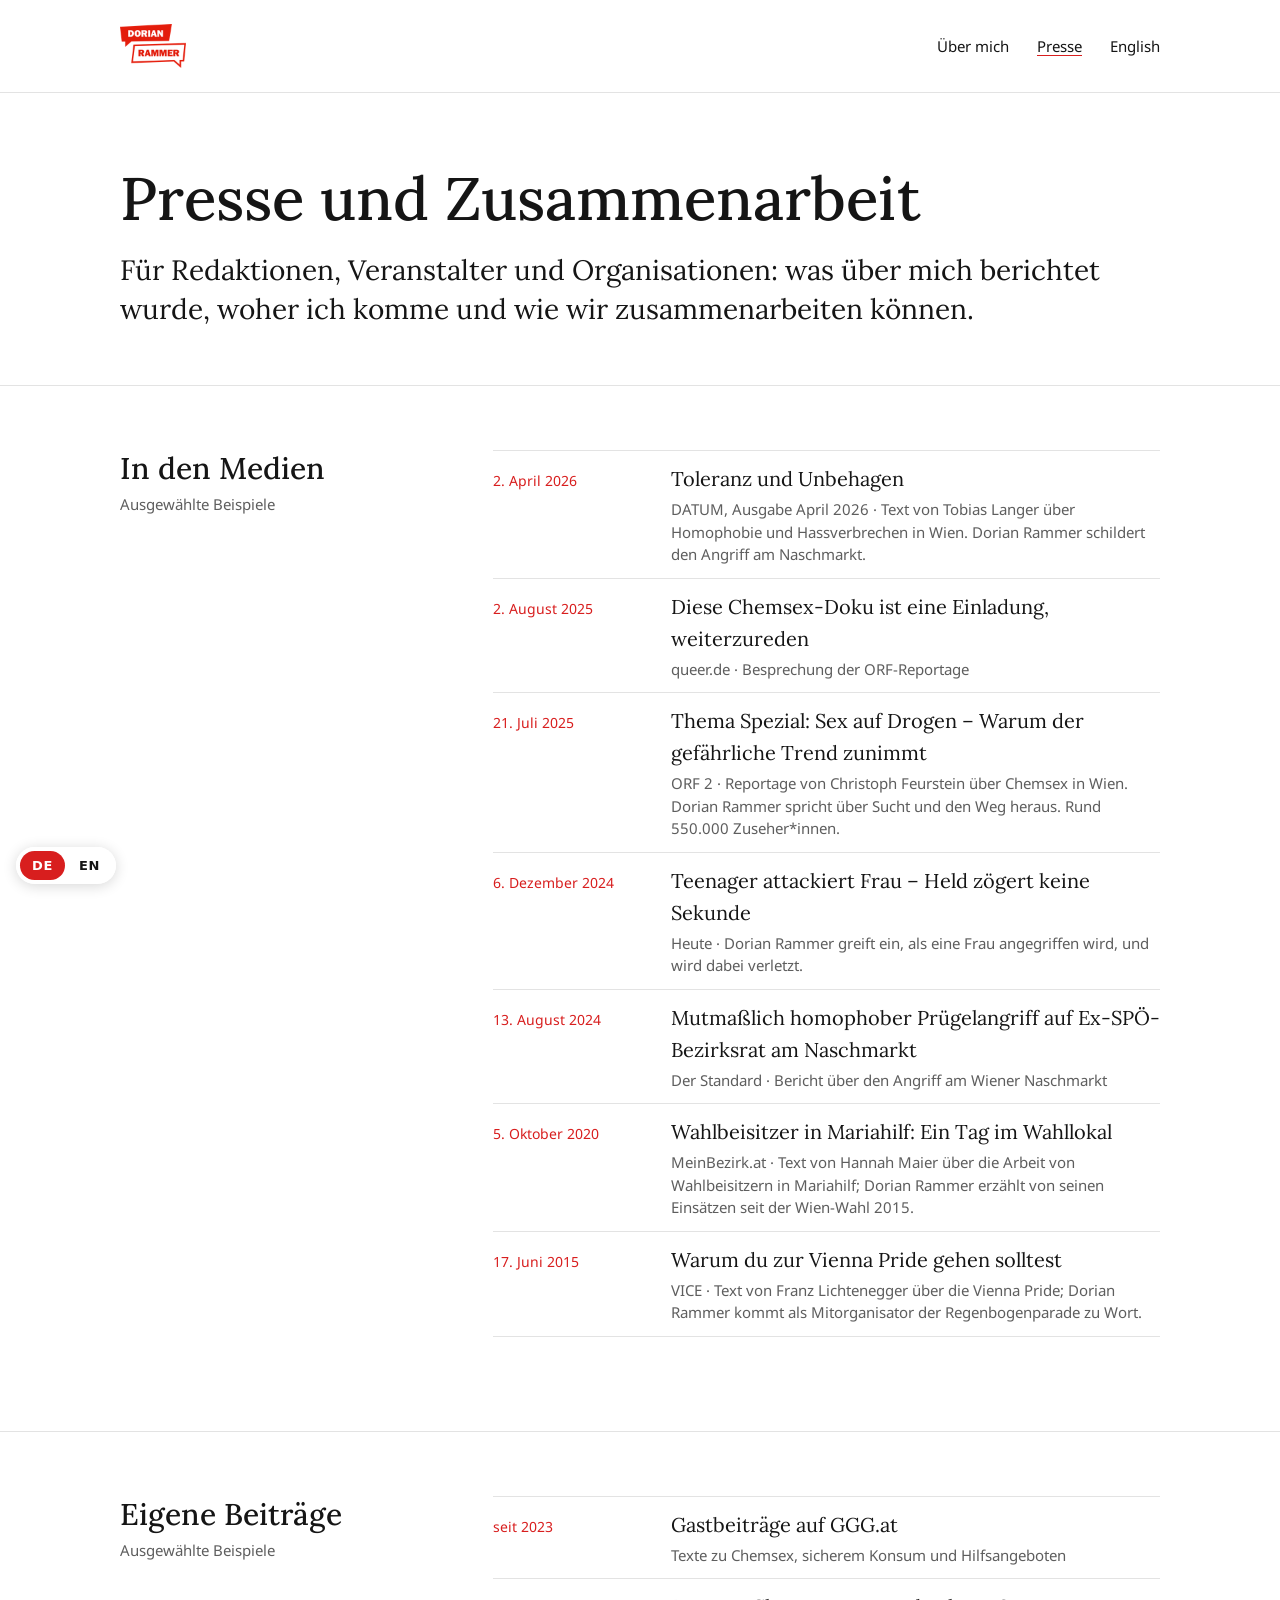
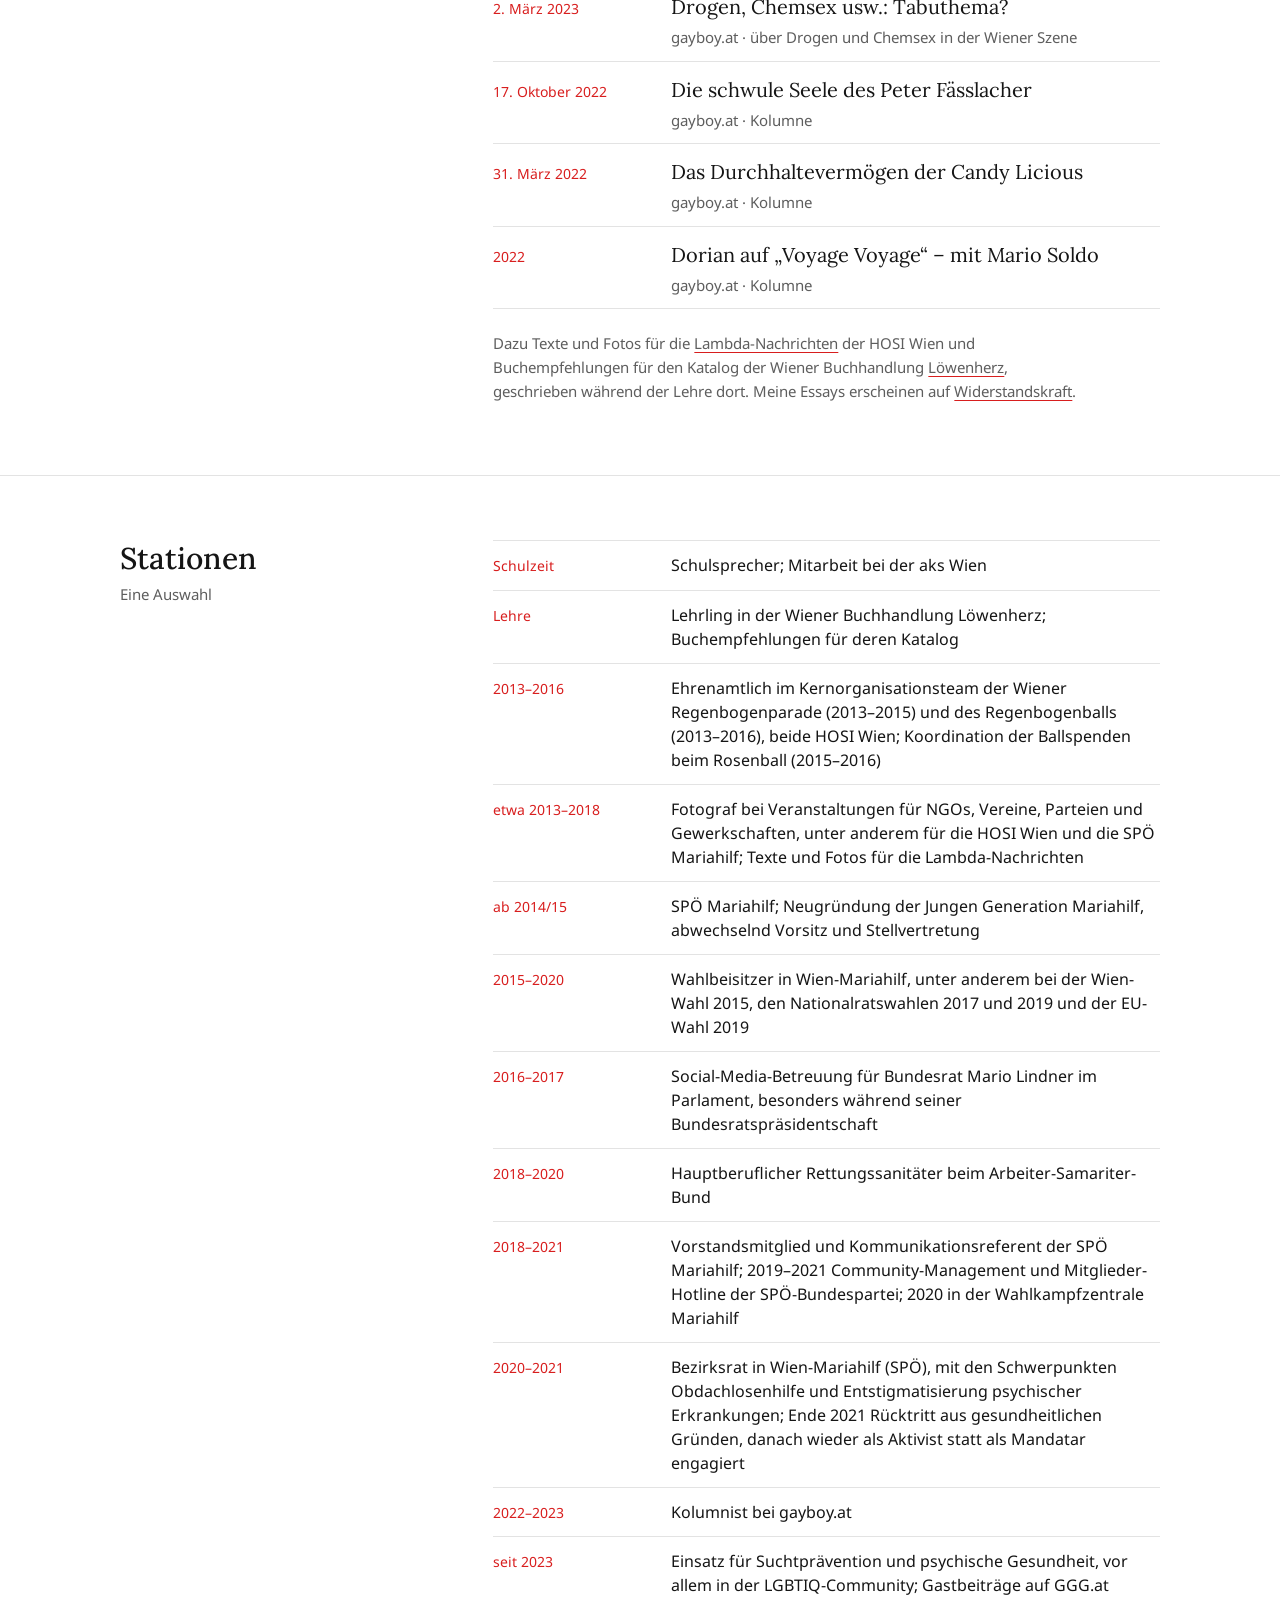
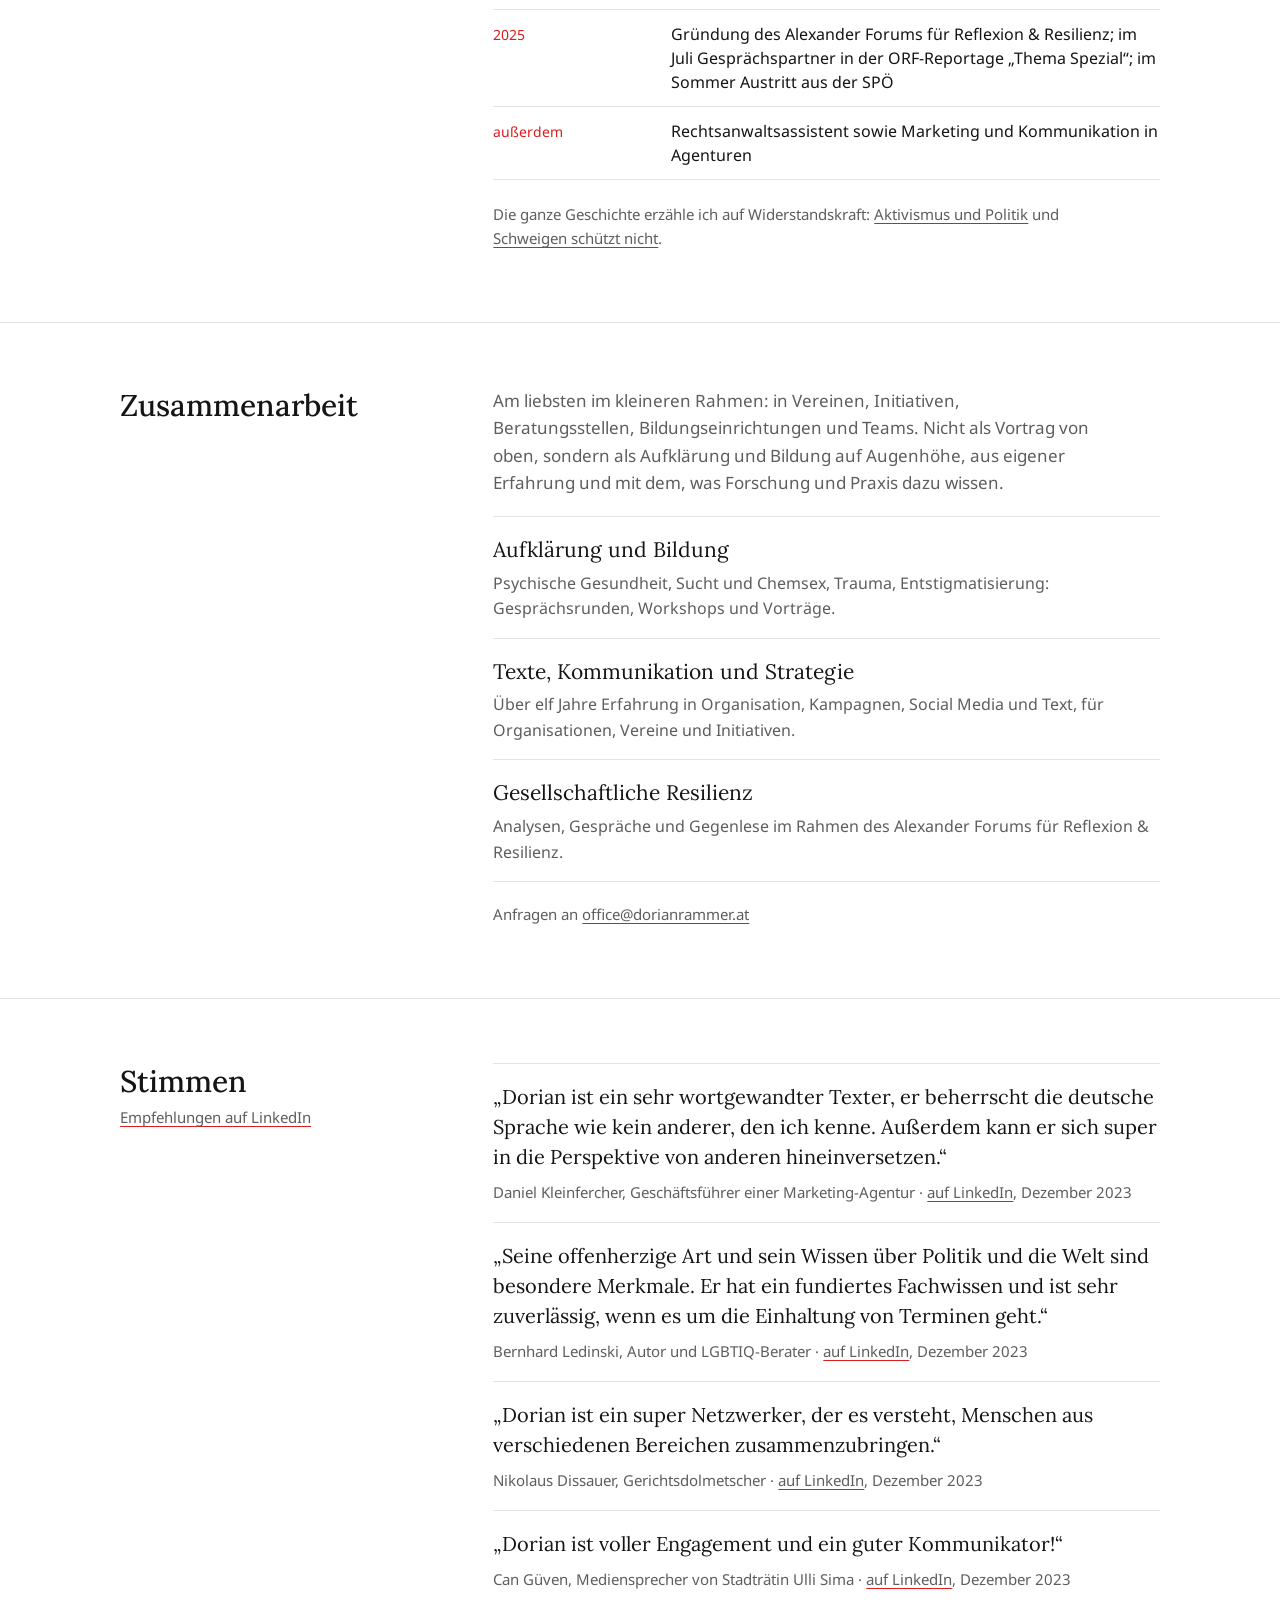
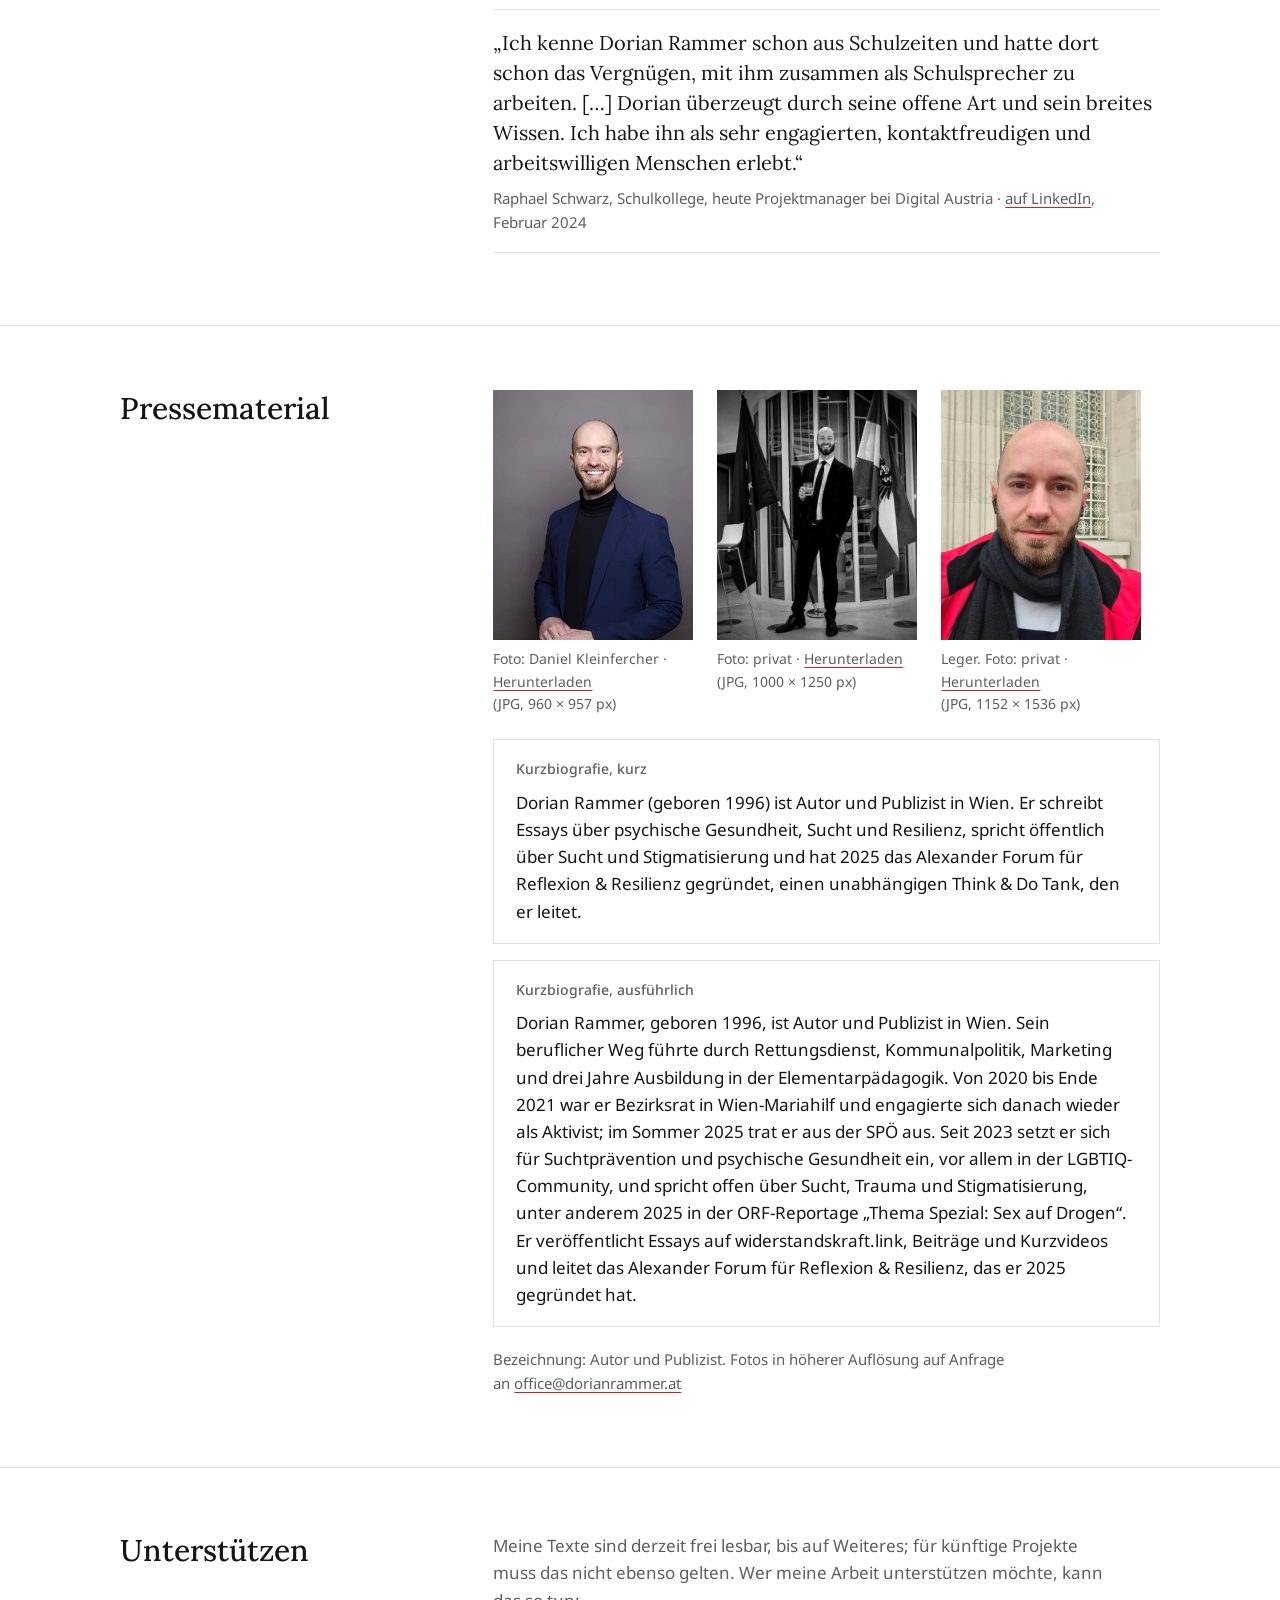
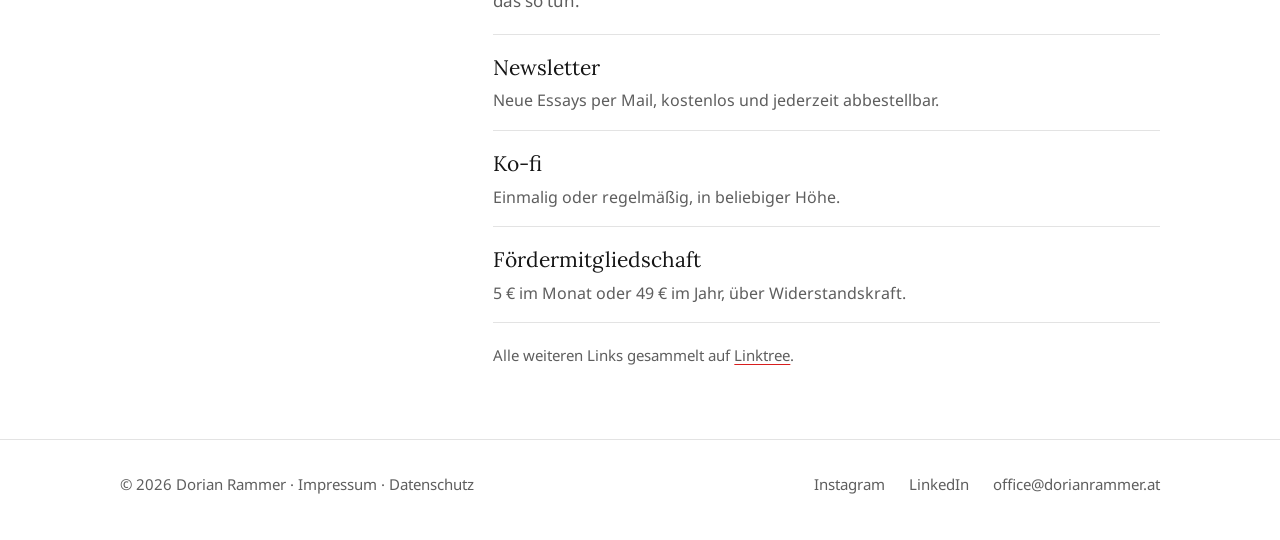
<file: presse/index.html>
<!DOCTYPE html>
<html lang="de">
<head>
  <meta charset="UTF-8">
  <meta name="viewport" content="width=device-width, initial-scale=1.0">

  <link rel="canonical" href="https://dorianrammer.at/presse/">
  <link rel="alternate" href="https://dorianrammer.at/presse/" hreflang="de">
  <link rel="alternate" href="https://dorianrammer.at/en/press/" hreflang="en">
  <link rel="alternate" href="https://dorianrammer.at/presse/" hreflang="x-default">

  <meta name="robots" content="index,follow,max-image-preview:large,max-snippet:-1,max-video-preview:-1">
  <meta name="description" content="Dorian Rammer, Autor und Publizist aus Wien: Medienberichte, Stationen, Aufklärungs- und Bildungsarbeit, Pressematerial und Unterstützung.">
  <meta name="author" content="Dorian Rammer">
  <meta name="theme-color" content="#ffffff">

  <meta property="og:site_name" content="Dorian Rammer">
  <meta property="og:url" content="https://dorianrammer.at/presse/">
  <meta property="og:title" content="Presse und Zusammenarbeit | Dorian Rammer">
  <meta property="og:description" content="Dorian Rammer, Autor und Publizist aus Wien: Medienberichte, Stationen, Aufklärungs- und Bildungsarbeit, Pressematerial und Unterstützung.">
  <meta property="og:type" content="website">
  <meta property="og:locale" content="de_AT">
  <meta property="og:image" content="https://dorianrammer.at/assets/dorian-rammer-portrait-farbe.jpg">
  <meta property="og:image:width" content="960">
  <meta property="og:image:height" content="957">
  <meta property="og:image:alt" content="Dorian Rammer in dunkelblauem Sakko vor grauem Hintergrund">
  <meta name="twitter:card" content="summary">
  <meta property="og:locale:alternate" content="en_GB">

  <link rel="me" href="https://www.instagram.com/whoisdoriangray">
  <link rel="me" href="https://www.linkedin.com/in/dorianrammer">

  <title>Presse und Zusammenarbeit | Dorian Rammer</title>

  <script type="application/ld+json">
{
  "@context": "https://schema.org",
  "@graph": [
    {
      "@type": "WebPage",
      "@id": "https://dorianrammer.at/presse/#webpage",
      "url": "https://dorianrammer.at/presse/",
      "name": "Presse und Zusammenarbeit",
      "isPartOf": {
        "@id": "https://dorianrammer.at/#website"
      },
      "about": {
        "@id": "https://dorianrammer.at/#person"
      },
      "inLanguage": "de-AT"
    },
    {
      "@type": "Person",
      "@id": "https://dorianrammer.at/#person",
      "name": "Dorian Rammer",
      "jobTitle": "Autor und Publizist",
      "url": "https://dorianrammer.at/",
      "subjectOf": [
      {
        "@type": "Article",
        "headline": "Wahlbeisitzer in Mariahilf: Ein Tag im Wahllokal",
        "url": "https://www.meinbezirk.at/mariahilf/c-lokales/ein-tag-im-wahllokal_a4270950",
        "datePublished": "2020-10-05",
        "inLanguage": "de",
        "author": {"@type": "Person", "name": "Hannah Maier"},
        "publisher": {"@type": "Organization", "name": "MeinBezirk.at"}
      },
      {
        "@type": "Article",
        "headline": "Warum du zur Vienna Pride gehen solltest",
        "url": "https://www.vice.com/de/article/warum-du-zur-vienna-pride-gehen-solltest-969/",
        "datePublished": "2015-06-17",
        "inLanguage": "de",
        "author": {"@type": "Person", "name": "Franz Lichtenegger"},
        "publisher": {"@type": "Organization", "name": "VICE"}
      },
      {
        "@type": "Article",
        "headline": "Toleranz und Unbehagen",
        "url": "https://datum.at/toleranz-und-unbehagen/",
        "datePublished": "2026-04-02",
        "inLanguage": "de",
        "author": {"@type": "Person", "name": "Tobias Langer"},
        "publisher": {"@type": "Organization", "name": "DATUM"}
      },
        {
          "@type": "TVEpisode",
          "name": "Thema Spezial: Sex auf Drogen – Warum der gefährliche Trend zunimmt",
          "url": "https://tv.orf.at/program/orf2/themaspezi264.html",
          "datePublished": "2025-07-21",
          "inLanguage": "de",
          "publisher": {
            "@type": "Organization",
            "name": "ORF"
          }
        },
        {
          "@type": "Article",
          "headline": "Diese Chemsex-Doku ist eine Einladung, weiterzureden – jenseits von Scham, Idealen und Schwarzweißdenken",
          "url": "https://www.queer.de/detail.php?article_id=54570",
          "datePublished": "2025-08-02",
          "inLanguage": "de",
          "publisher": {
            "@type": "Organization",
            "name": "queer.de"
          }
        },
        {
          "@type": "NewsArticle",
          "headline": "Teenager attackiert Frau – Held zögert keine Sekunde",
          "url": "https://www.heute.at/s/teenager-attackiert-frau-held-zoegert-keine-sekunde-120076866",
          "datePublished": "2024-12-06",
          "inLanguage": "de",
          "publisher": {
            "@type": "Organization",
            "name": "Heute"
          }
        },
        {
          "@type": "NewsArticle",
          "headline": "Mutmaßlich homophober Prügelangriff auf Ex-SPÖ-Bezirksrat am Naschmarkt",
          "url": "https://www.derstandard.at/story/3000000232330/mutmasslich-homophober-pruegelangriff-auf-ex-spoe-bezirksrat-am-naschmarkt",
          "datePublished": "2024-08-13",
          "inLanguage": "de",
          "publisher": {
            "@type": "Organization",
            "name": "Der Standard"
          }
        }
      ]
    }
  ]
}
  </script>

<link rel="icon" href="/favicon.svg" type="image/svg+xml">
<link rel="apple-touch-icon" href="/apple-touch-icon.png">

<link rel="preload" href="/assets/fonts/lora-latin-var.woff2" as="font" type="font/woff2" crossorigin>
<link rel="preload" href="/assets/fonts/noto-sans-latin-var.woff2" as="font" type="font/woff2" crossorigin>
<link rel="stylesheet" href="/assets/site.css?v=20261122f">

</head>
<body>

<a class="sprung" href="#inhalt">Zum Inhalt springen</a>

<header class="kopf">
  <div class="wrap">
    <a class="marke" href="/" aria-label="Dorian Rammer, Startseite">
      <img src="/assets/dorian-rammer-logo.png" alt="Dorian Rammer" width="198" height="132">
    </a>
    <nav aria-label="Seitennavigation">
      <a href="/ueber-dorian-rammer/">Über mich</a>
      <a href="/presse/" aria-current="page">Presse</a>
      <a href="/en/press/" hreflang="en" lang="en">English</a>
    </nav>
  </div>
</header>

<main id="inhalt">

<section class="seitenkopf">
  <div class="wrap">
    <h1>Presse und Zusammenarbeit</h1>
    <p class="satz">Für Redaktionen, Veranstalter und Organisationen: was über mich berichtet wurde, woher ich komme und wie wir zusammenarbeiten können.</p>
  </div>
</section>

<section class="abschnitt" aria-labelledby="medien">
  <div class="wrap">
    <div class="abschnitt-kopf"><h2 id="medien">In den Medien</h2><p class="unterzeile">Ausgewählte Beispiele</p></div>
    <div>
      <ul class="texte medien">
        <li><time datetime="2026-04-02">2. April 2026</time><div><a href="https://datum.at/toleranz-und-unbehagen/">Toleranz und Unbehagen</a><span class="medium">DATUM, Ausgabe April 2026 · Text von Tobias Langer über Homophobie und Hassverbrechen in Wien. Dorian Rammer schildert den Angriff am Naschmarkt.</span></div></li>
        <li><time datetime="2025-08-02">2. August 2025</time><div><a href="https://www.queer.de/detail.php?article_id=54570">Diese Chemsex-Doku ist eine Einladung, weiterzureden</a><span class="medium">queer.de · Besprechung der ORF-Reportage</span></div></li>
        <li><time datetime="2025-07-21">21. Juli 2025</time><div><a href="https://tv.orf.at/program/orf2/themaspezi264.html">Thema Spezial: Sex auf Drogen – Warum der gefährliche Trend zunimmt</a><span class="medium">ORF 2 · Reportage von Christoph Feurstein über Chemsex in Wien. Dorian Rammer spricht über Sucht und den Weg heraus. Rund 550.000 Zuseher*innen.</span></div></li>
        <li><time datetime="2024-12-06">6. Dezember 2024</time><div><a href="https://www.heute.at/s/teenager-attackiert-frau-held-zoegert-keine-sekunde-120076866">Teenager attackiert Frau – Held zögert keine Sekunde</a><span class="medium">Heute · Dorian Rammer greift ein, als eine Frau angegriffen wird, und wird dabei verletzt.</span></div></li>
        <li><time datetime="2024-08-13">13. August 2024</time><div><a href="https://www.derstandard.at/story/3000000232330/mutmasslich-homophober-pruegelangriff-auf-ex-spoe-bezirksrat-am-naschmarkt">Mutmaßlich homophober Prügelangriff auf Ex-SPÖ-Bezirksrat am Naschmarkt</a><span class="medium">Der Standard · Bericht über den Angriff am Wiener Naschmarkt</span></div></li>
        <li><time datetime="2020-10-05">5. Oktober 2020</time><div><a href="https://www.meinbezirk.at/mariahilf/c-lokales/ein-tag-im-wahllokal_a4270950">Wahlbeisitzer in Mariahilf: Ein Tag im Wahllokal</a><span class="medium">MeinBezirk.at · Text von Hannah Maier über die Arbeit von Wahlbeisitzern in Mariahilf; Dorian Rammer erzählt von seinen Einsätzen seit der Wien-Wahl 2015.</span></div></li>
        <li><time datetime="2015-06-17">17. Juni 2015</time><div><a href="https://www.vice.com/de/article/warum-du-zur-vienna-pride-gehen-solltest-969/">Warum du zur Vienna Pride gehen solltest</a><span class="medium">VICE · Text von Franz Lichtenegger über die Vienna Pride; Dorian Rammer kommt als Mitorganisator der Regenbogenparade zu Wort.</span></div></li>
      </ul>
    </div>
  </div>
</section>

<section class="abschnitt" aria-labelledby="beitraege">
  <div class="wrap">
    <div class="abschnitt-kopf"><h2 id="beitraege">Eigene Beiträge</h2><p class="unterzeile">Ausgewählte Beispiele</p></div>
    <div>
      <ul class="texte medien">
        <li><span class="zeitraum">seit 2023</span><div><a href="https://www.ggg.at/voices/dorian-alexander-rammer/">Gastbeiträge auf GGG.at</a><span class="medium">Texte zu Chemsex, sicherem Konsum und Hilfsangeboten</span></div></li>
        <li><time datetime="2023-03-02">2. März 2023</time><div><a href="https://www.gayboy.at/infopool/all/3297/Drogen--Chemsex-usw---Tabuthema-">Drogen, Chemsex usw.: Tabuthema?</a><span class="medium">gayboy.at · über Drogen und Chemsex in der Wiener Szene</span></div></li>
        <li><time datetime="2022-10-17">17. Oktober 2022</time><div><a href="https://www.gayboy.at/infopool/all/3215/Kolumne--Die-schwule-Seele-des-Peter-Faesslacher">Die schwule Seele des Peter Fässlacher</a><span class="medium">gayboy.at · Kolumne</span></div></li>
        <li><time datetime="2022-03-31">31. März 2022</time><div><a href="https://www.gayboy.at/infopool/all/3063/Kolumne--Das-Durchhaltevermoegen-der-Candy-Licious">Das Durchhaltevermögen der Candy Licious</a><span class="medium">gayboy.at · Kolumne</span></div></li>
        <li><time datetime="2022">2022</time><div><a href="https://www.gayboy.at/infopool/all/3039/Kolumne--Dorian-auf----Voyage-Voyage--------mit-Mario-Soldo">Dorian auf „Voyage Voyage“ – mit Mario Soldo</a><span class="medium">gayboy.at · Kolumne</span></div></li>
      </ul>
      <p class="nachsatz">Dazu Texte und Fotos für die <a href="https://lambdanachrichten.at/">Lambda-Nachrichten</a> der HOSI Wien und Buchempfehlungen für den Katalog der Wiener Buchhandlung <a href="https://www.loewenherz.at/">Löwenherz</a>, geschrieben während der Lehre dort. Meine Essays erscheinen auf <a href="https://www.widerstandskraft.link/">Widerstandskraft</a>.</p>
    </div>
  </div>
</section>

<section class="abschnitt" aria-labelledby="stationen">
  <div class="wrap">
    <div class="abschnitt-kopf"><h2 id="stationen">Stationen</h2><p class="unterzeile">Eine Auswahl</p></div>
    <div>
      <ul class="texte stationen">
        <li><span class="zeitraum">Schulzeit</span><span>Schulsprecher; Mitarbeit bei der aks Wien</span></li>
        <li><span class="zeitraum">Lehre</span><span>Lehrling in der Wiener Buchhandlung Löwenherz; Buchempfehlungen für deren Katalog</span></li>
        <li><span class="zeitraum">2013–2016</span><span>Ehrenamtlich im Kernorganisationsteam der Wiener Regenbogenparade (2013–2015) und des Regenbogenballs (2013–2016), beide HOSI Wien; Koordination der Ballspenden beim Rosenball (2015–2016)</span></li>
        <li><span class="zeitraum">etwa 2013–2018</span><span>Fotograf bei Veranstaltungen für NGOs, Vereine, Parteien und Gewerkschaften, unter anderem für die HOSI Wien und die SPÖ Mariahilf; Texte und Fotos für die Lambda-Nachrichten</span></li>
        <li><span class="zeitraum">ab 2014/15</span><span>SPÖ Mariahilf; Neugründung der Jungen Generation Mariahilf, abwechselnd Vorsitz und Stellvertretung</span></li>
        <li><span class="zeitraum">2015–2020</span><span>Wahlbeisitzer in Wien-Mariahilf, unter anderem bei der Wien-Wahl 2015, den Nationalratswahlen 2017 und 2019 und der EU-Wahl 2019</span></li>
        <li><span class="zeitraum">2016–2017</span><span>Social-Media-Betreuung für Bundesrat Mario Lindner im Parlament, besonders während seiner Bundesratspräsidentschaft</span></li>
        <li><span class="zeitraum">2018–2020</span><span>Hauptberuflicher Rettungssanitäter beim Arbeiter-Samariter-Bund</span></li>
        <li><span class="zeitraum">2018–2021</span><span>Vorstandsmitglied und Kommunikationsreferent der SPÖ Mariahilf; 2019–2021 Community-Management und Mitglieder-Hotline der SPÖ-Bundespartei; 2020 in der Wahlkampfzentrale Mariahilf</span></li>
        <li><span class="zeitraum">2020–2021</span><span>Bezirksrat in Wien-Mariahilf (SPÖ), mit den Schwerpunkten Obdachlosenhilfe und Entstigmatisierung psychischer Erkrankungen; Ende 2021 Rücktritt aus gesundheitlichen Gründen, danach wieder als Aktivist statt als Mandatar engagiert</span></li>
        <li><span class="zeitraum">2022–2023</span><span>Kolumnist bei gayboy.at</span></li>
        <li><span class="zeitraum">seit 2023</span><span>Einsatz für Suchtprävention und psychische Gesundheit, vor allem in der LGBTIQ-Community; Gastbeiträge auf GGG.at</span></li>
        <li><span class="zeitraum">2025</span><span>Gründung des Alexander Forums für Reflexion &amp; Resilienz; im Juli Gesprächspartner in der ORF-Reportage „Thema Spezial“; im Sommer Austritt aus der SPÖ</span></li>
        <li><span class="zeitraum">außerdem</span><span>Rechtsanwaltsassistent sowie Marketing und Kommunikation in Agenturen</span></li>
      </ul>
      <p class="nachsatz">Die ganze Geschichte erzähle ich auf Widerstandskraft: <a href="https://www.widerstandskraft.link/aktivismus-und-politik/">Aktivismus und Politik</a> und <a href="https://www.widerstandskraft.link/schweigen-schuetzt-nicht-ueber-trauma-sucht-und-weiterlebe/">Schweigen schützt nicht</a>.</p>
    </div>
  </div>
</section>

<section class="abschnitt" aria-labelledby="zusammenarbeit">
  <div class="wrap">
    <h2 id="zusammenarbeit">Zusammenarbeit</h2>
    <div>
      <p class="einleitung">Am liebsten im kleineren Rahmen: in Vereinen, Initiativen, Beratungsstellen, Bildungseinrichtungen und Teams. Nicht als Vortrag von oben, sondern als Aufklärung und Bildung auf Augenhöhe, aus eigener Erfahrung und mit dem, was Forschung und Praxis dazu wissen.</p>
      <dl class="projekte-liste">
        <div><dt>Aufklärung und Bildung</dt><dd>Psychische Gesundheit, Sucht und Chemsex, Trauma, Entstigmatisierung: Gesprächsrunden, Workshops und Vorträge.</dd></div>
        <div><dt>Texte, Kommunikation und Strategie</dt><dd>Über elf Jahre Erfahrung in Organisation, Kampagnen, Social Media und Text, für Organisationen, Vereine und Initiativen.</dd></div>
        <div><dt><a href="https://alexander.forum/">Gesellschaftliche Resilienz</a></dt><dd>Analysen, Gespräche und Gegenlese im Rahmen des Alexander Forums für Reflexion &amp; Resilienz.</dd></div>
      </dl>
      <p class="nachsatz">Anfragen an <span data-post-name="office" data-post-domain="dorianrammer.at">office (at) dorianrammer.at</span></p>
    </div>
  </div>
</section>

<section class="abschnitt" aria-labelledby="stimmen">
  <div class="wrap">
    <div class="abschnitt-kopf"><h2 id="stimmen">Stimmen</h2><p class="unterzeile"><a href="https://www.linkedin.com/in/dorianrammer">Empfehlungen auf LinkedIn</a></p></div>
    <ul class="stimmen">
        <li>
          <blockquote cite="https://www.linkedin.com/in/dorianrammer"><p>„Dorian ist ein sehr wortgewandter Texter, er beherrscht die deutsche Sprache wie kein anderer, den ich kenne. Außerdem kann er sich super in die Perspektive von anderen hineinversetzen.“</p></blockquote>
          <p class="quelle">Daniel Kleinfercher, Geschäftsführer einer Marketing-Agentur · <a href="https://www.linkedin.com/in/dorianrammer">auf LinkedIn</a>, Dezember 2023</p>
        </li>
        <li>
          <blockquote cite="https://www.linkedin.com/in/dorianrammer"><p>„Seine offenherzige Art und sein Wissen über Politik und die Welt sind besondere Merkmale. Er hat ein fundiertes Fachwissen und ist sehr zuverlässig, wenn es um die Einhaltung von Terminen geht.“</p></blockquote>
          <p class="quelle">Bernhard Ledinski, Autor und LGBTIQ-Berater · <a href="https://www.linkedin.com/in/dorianrammer">auf LinkedIn</a>, Dezember 2023</p>
        </li>
        <li>
          <blockquote cite="https://www.linkedin.com/in/dorianrammer"><p>„Dorian ist ein super Netzwerker, der es versteht, Menschen aus verschiedenen Bereichen zusammenzubringen.“</p></blockquote>
          <p class="quelle">Nikolaus Dissauer, Gerichtsdolmetscher · <a href="https://www.linkedin.com/in/dorianrammer">auf LinkedIn</a>, Dezember 2023</p>
        </li>
        <li>
          <blockquote cite="https://www.linkedin.com/in/dorianrammer"><p>„Dorian ist voller Engagement und ein guter Kommunikator!“</p></blockquote>
          <p class="quelle">Can Güven, Mediensprecher von Stadträtin Ulli Sima · <a href="https://www.linkedin.com/in/dorianrammer">auf LinkedIn</a>, Dezember 2023</p>
        </li>
        <li>
          <blockquote cite="https://www.linkedin.com/in/dorianrammer"><p>„Ich kenne Dorian Rammer schon aus Schulzeiten und hatte dort schon das Vergnügen, mit ihm zusammen als Schulsprecher zu arbeiten. […] Dorian überzeugt durch seine offene Art und sein breites Wissen. Ich habe ihn als sehr engagierten, kontaktfreudigen und arbeitswilligen Menschen erlebt.“</p></blockquote>
          <p class="quelle">Raphael Schwarz, Schulkollege, heute Projektmanager bei Digital Austria · <a href="https://www.linkedin.com/in/dorianrammer">auf LinkedIn</a>, Februar 2024</p>
        </li>
    </ul>
  </div>
</section>

<section class="abschnitt" aria-labelledby="material">
  <div class="wrap">
    <h2 id="material">Pressematerial</h2>
    <div>
      <div class="pressefotos">
      <figure class="pressefoto">
        <a href="/assets/dorian-rammer-portrait-farbe.jpg" download="dorian-rammer-portraet-farbe.jpg"><img src="/assets/dorian-rammer-portrait-farbe.jpg" alt="Dorian Rammer lächelnd in dunkelblauem Sakko und schwarzem Rollkragenpullover vor grauem Hintergrund, Farbfoto" width="960" height="957" loading="lazy"></a>
        <figcaption>Foto: Daniel Kleinfercher · <a href="/assets/dorian-rammer-portrait-farbe.jpg" download="dorian-rammer-portraet-farbe.jpg">Herunterladen</a> (JPG,&nbsp;960&nbsp;×&nbsp;957&nbsp;px)</figcaption>
      </figure>
      <figure class="pressefoto">
        <a href="/assets/dorian-rammer-portrait-sw.jpg" download="dorian-rammer-portraet.jpg"><img src="/assets/dorian-rammer-portrait-sw.jpg" alt="Dorian Rammer im Anzug zwischen der österreichischen und der europäischen Flagge, Schwarzweißfoto" width="1000" height="1250" loading="lazy"></a>
        <figcaption>Foto: privat · <a href="/assets/dorian-rammer-portrait-sw.jpg" download="dorian-rammer-portraet.jpg">Herunterladen</a> (JPG,&nbsp;1000&nbsp;×&nbsp;1250&nbsp;px)</figcaption>
      </figure>
      <figure class="pressefoto">
        <a href="/assets/dorian-rammer-portrait-leger.jpg" download="dorian-rammer-portraet-leger.jpg"><img src="/assets/dorian-rammer-portrait-leger.jpg" alt="Dorian Rammer mit schwarzem Schal und roter Jacke vor einer hellen Steinfassade mit verziertem Fenstergitter, Farbfoto" width="1152" height="1536" loading="lazy"></a>
        <figcaption>Leger. Foto: privat · <a href="/assets/dorian-rammer-portrait-leger.jpg" download="dorian-rammer-portraet-leger.jpg">Herunterladen</a> (JPG,&nbsp;1152&nbsp;×&nbsp;1536&nbsp;px)</figcaption>
      </figure>
      </div>
      <div class="kurzbio">
        <h3>Kurzbiografie, kurz</h3>
        <p>Dorian Rammer (geboren 1996) ist Autor und Publizist in Wien. Er schreibt Essays über psychische Gesundheit, Sucht und Resilienz, spricht öffentlich über Sucht und Stigmatisierung und hat 2025 das Alexander Forum für Reflexion &amp; Resilienz gegründet, einen unabhängigen Think &amp; Do Tank, den er leitet.</p>
      </div>
      <div class="kurzbio">
        <h3>Kurzbiografie, ausführlich</h3>
        <p>Dorian Rammer, geboren 1996, ist Autor und Publizist in Wien. Sein beruflicher Weg führte durch Rettungsdienst, Kommunalpolitik, Marketing und drei Jahre Ausbildung in der Elementarpädagogik. Von 2020 bis Ende 2021 war er Bezirksrat in Wien-Mariahilf und engagierte sich danach wieder als Aktivist; im Sommer 2025 trat er aus der SPÖ aus. Seit 2023 setzt er sich für Suchtprävention und psychische Gesundheit ein, vor allem in der LGBTIQ-Community, und spricht offen über Sucht, Trauma und Stigmatisierung, unter anderem 2025 in der ORF-Reportage „Thema Spezial: Sex auf Drogen“. Er veröffentlicht Essays auf widerstandskraft.link, Beiträge und Kurzvideos und leitet das Alexander Forum für Reflexion &amp; Resilienz, das er 2025 gegründet hat.</p>
      </div>
      <p class="nachsatz">Bezeichnung: Autor und Publizist. Fotos in höherer Auflösung auf Anfrage an <span data-post-name="office" data-post-domain="dorianrammer.at">office (at) dorianrammer.at</span></p>
    </div>
  </div>
</section>

<section class="abschnitt" aria-labelledby="unterstuetzen">
  <div class="wrap">
    <h2 id="unterstuetzen">Unterstützen</h2>
    <div>
      <p class="einleitung">Meine Texte sind derzeit frei lesbar, bis auf Weiteres; für künftige Projekte muss das nicht ebenso gelten. Wer meine Arbeit unterstützen möchte, kann das so tun:</p>
      <dl class="projekte-liste">
        <div><dt><a href="https://www.widerstandskraft.link/#/portal/signup">Newsletter</a></dt><dd>Neue Essays per Mail, kostenlos und jederzeit abbestellbar.</dd></div>
        <div><dt><a href="https://ko-fi.com/dorianrammer">Ko-fi</a></dt><dd>Einmalig oder regelmäßig, in beliebiger Höhe.</dd></div>
        <div><dt><a href="https://www.widerstandskraft.link/#/portal/signup">Fördermitgliedschaft</a></dt><dd>5 € im Monat oder 49 € im Jahr, über Widerstandskraft.</dd></div>
      </dl>
      <p class="nachsatz">Alle weiteren Links gesammelt auf <a href="https://linktr.ee/dorianrammer">Linktree</a>.</p>
    </div>
  </div>
</section>

</main>

<footer class="fuss">
  <div class="wrap">
    <div style="hyphens:manual">© 2026 Dorian Rammer · <a href="/impressum/">Impressum</a> · <a href="/datenschutz/">Datenschutz</a></div>
    <nav aria-label="Kontakt">
      <a href="https://www.instagram.com/whoisdoriangray" target="_blank" rel="me noopener">Instagram</a>
      <a href="https://www.linkedin.com/in/dorianrammer" target="_blank" rel="me noopener">LinkedIn</a>
      <span data-post-name="office" data-post-domain="dorianrammer.at">office (at) dorianrammer.at</span>
    </nav>
  </div>
</footer>

<script src="/assets/post.js?v=20261122f" defer></script>
<script src="/assets/sprache.js?v=20261122a" data-farbe="#d81e1e" defer></script>

<!-- 100% privacy-first analytics -->
<script async src="https://scripts.simpleanalyticscdn.com/latest.js"></script>

</body>
</html>
</file>
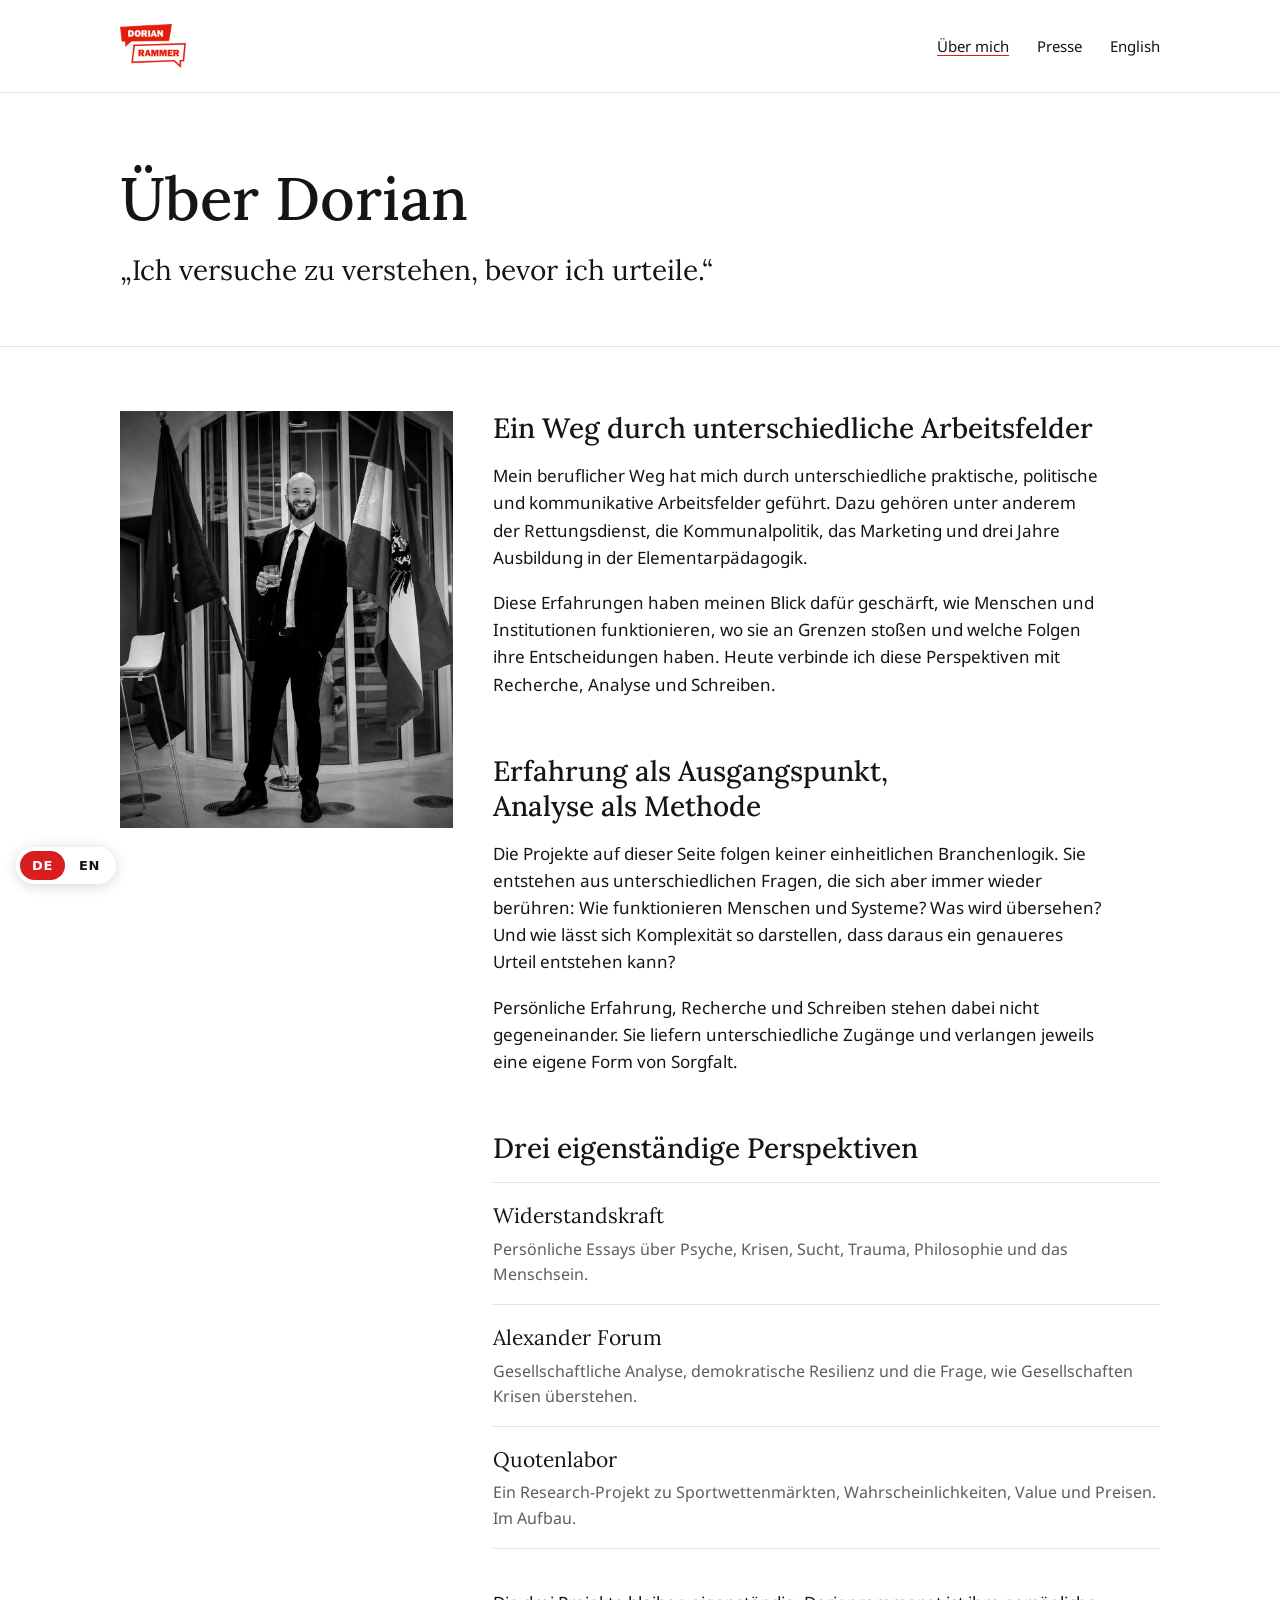
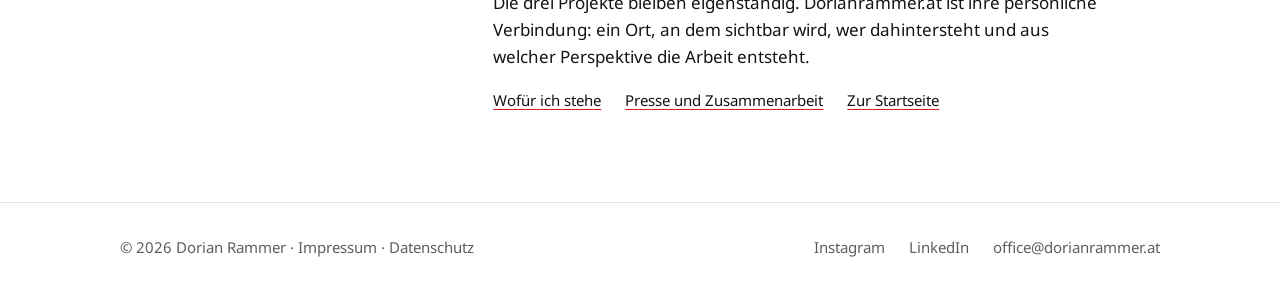
<file: ueber-dorian-rammer/index.html>
<!DOCTYPE html>
<html lang="de">
<head>
  <meta charset="UTF-8">
  <meta name="viewport" content="width=device-width, initial-scale=1.0">

  <link rel="canonical" href="https://dorianrammer.at/ueber-dorian-rammer/">
  <link rel="alternate" href="https://dorianrammer.at/ueber-dorian-rammer/" hreflang="de">
  <link rel="alternate" href="https://dorianrammer.at/en/about/" hreflang="en">
  <link rel="alternate" href="https://dorianrammer.at/ueber-dorian-rammer/" hreflang="x-default">

  <meta name="robots" content="index,follow,max-image-preview:large,max-snippet:-1,max-video-preview:-1">
  <meta name="description" content="Über Dorian Rammer, Autor und Publizist aus Wien: beruflicher Weg, Arbeitsweise und seine Projekte Widerstandskraft und Alexander Forum.">
  <meta name="author" content="Dorian Rammer">
  <meta name="theme-color" content="#ffffff">

  <meta property="og:site_name" content="Dorian Rammer">
  <meta property="og:url" content="https://dorianrammer.at/ueber-dorian-rammer/">
  <meta property="og:title" content="Über Dorian Rammer">
  <meta property="og:description" content="Über Dorian Rammer, Autor und Publizist aus Wien: beruflicher Weg, Arbeitsweise und seine Projekte Widerstandskraft und Alexander Forum.">
  <meta property="og:type" content="profile">
  <meta property="og:locale" content="de_AT">
  <meta property="og:locale:alternate" content="en_GB">
  <meta property="og:image" content="https://dorianrammer.at/assets/dorian-rammer-portrait-farbe.jpg">
  <meta property="og:image:width" content="960">
  <meta property="og:image:height" content="957">
  <meta property="og:image:alt" content="Dorian Rammer in dunkelblauem Sakko vor grauem Hintergrund">
  <meta name="twitter:card" content="summary">

  <link rel="me" href="https://www.instagram.com/whoisdoriangray">
  <link rel="me" href="https://www.linkedin.com/in/dorianrammer">

  <title>Über Dorian Rammer</title>

  <script type="application/ld+json">
  {
    "@context":"https://schema.org",
    "@graph":[
      {
        "@type":["AboutPage","ProfilePage"],
        "@id":"https://dorianrammer.at/ueber-dorian-rammer/#webpage",
        "url":"https://dorianrammer.at/ueber-dorian-rammer/",
        "name":"Über Dorian Rammer",
        "isPartOf":{"@id":"https://dorianrammer.at/#website"},
        "mainEntity":{"@id":"https://dorianrammer.at/#person"},
        "inLanguage":"de-AT"
      },
      {
        "@type":"Person",
        "@id":"https://dorianrammer.at/#person",
        "name":"Dorian Rammer",
        "jobTitle":"Autor und Publizist",
        "url":"https://dorianrammer.at/",
        "homeLocation":{
          "@type":"Place",
          "name":"Wien, Österreich"
        },
        "sameAs":[
          "https://www.instagram.com/whoisdoriangray",
          "https://www.linkedin.com/in/dorianrammer",
          "https://www.tiktok.com/@whoisdoriangray",
          "https://www.youtube.com/@dorianrammer",
          "https://www.facebook.com/dorian.a.rammer/",
          "https://alexander.forum/",
          "https://widerstandskraft.link/"
        ],
        "knowsAbout":[
          "psychische Gesundheit",
          "Resilienz",
          "Essays",
          "gesellschaftliche Analyse",
          "Wahrscheinlichkeiten und Marktpreise"
        ]
      },
      {
        "@type":"WebSite",
        "@id":"https://dorianrammer.at/#website",
        "url":"https://dorianrammer.at/",
        "name":"Dorian Rammer",
        "publisher":{"@id":"https://dorianrammer.at/#person"},
        "inLanguage":"de-AT"
      }
    ]
  }
  </script>

<link rel="icon" href="/favicon.svg" type="image/svg+xml">
<link rel="apple-touch-icon" href="/apple-touch-icon.png">

<link rel="preload" href="/assets/fonts/lora-latin-var.woff2" as="font" type="font/woff2" crossorigin>
<link rel="preload" href="/assets/fonts/noto-sans-latin-var.woff2" as="font" type="font/woff2" crossorigin>
<link rel="stylesheet" href="/assets/site.css?v=20261122f">

</head>

<body>

<a class="sprung" href="#inhalt">Zum Inhalt springen</a>

<header class="kopf">
  <div class="wrap">
    <a class="marke" href="/" aria-label="Dorian Rammer, Startseite">
      <img src="/assets/dorian-rammer-logo.png" alt="Dorian Rammer" width="198" height="132">
    </a>
    <nav aria-label="Seitennavigation">
      <a href="/ueber-dorian-rammer/" aria-current="page">Über mich</a>
      <a href="/presse/">Presse</a>
      <a href="/en/about/" hreflang="en" lang="en">English</a>
    </nav>
  </div>
</header>

<main id="inhalt">

<section class="seitenkopf">
  <div class="wrap">
    <h1>Über Dorian</h1>
    <p class="satz">„Ich versuche zu verstehen, bevor ich urteile.“</p>
  </div>
</section>

<section class="abschnitt ueber">
  <div class="wrap">

    <figure class="portraet">
      <img src="/assets/dorian-rammer-portrait-sw.jpg" alt="Dorian Rammer im Anzug zwischen der österreichischen und der europäischen Flagge, Schwarzweißfoto" width="1000" height="1250" fetchpriority="high">
    </figure>

    <div class="text">

      <section aria-labelledby="weg">
        <h2 id="weg">Ein Weg durch unterschiedliche Arbeitsfelder</h2>
        <p>Mein beruflicher Weg hat mich durch unterschiedliche praktische, politische und kommunikative Arbeitsfelder geführt. Dazu gehören unter anderem der Rettungsdienst, die Kommunalpolitik, das Marketing und drei Jahre Ausbildung in der Elementarpädagogik.</p>
        <p>Diese Erfahrungen haben meinen Blick dafür geschärft, wie Menschen und Institutionen funktionieren, wo sie an Grenzen stoßen und welche Folgen ihre Entscheidungen haben. Heute verbinde ich diese Perspektiven mit Recherche, Analyse und Schreiben.</p>
      </section>

      <section aria-labelledby="arbeitsweise">
        <h2 id="arbeitsweise">Erfahrung als Ausgangspunkt, Analyse als Methode</h2>
        <p>Die Projekte auf dieser Seite folgen keiner einheitlichen Branchenlogik. Sie entstehen aus unterschiedlichen Fragen, die sich aber immer wieder berühren: Wie funktionieren Menschen und Systeme? Was wird übersehen? Und wie lässt sich Komplexität so darstellen, dass daraus ein genaueres Urteil entstehen kann?</p>
        <p>Persönliche Erfahrung, Recherche und Schreiben stehen dabei nicht gegeneinander. Sie liefern unterschiedliche Zugänge und verlangen jeweils eine eigene Form von Sorgfalt.</p>
      </section>

      <section aria-labelledby="projekte">
        <h2 id="projekte">Drei eigenständige Perspektiven</h2>
        <dl class="projekte-liste">
          <div>
            <dt><a href="https://www.widerstandskraft.link/">Widerstandskraft</a></dt>
            <dd>Persönliche Essays über Psyche, Krisen, Sucht, Trauma, Philosophie und das Menschsein.</dd>
          </div>
          <div>
            <dt><a href="https://alexander.forum/">Alexander Forum</a></dt>
            <dd>Gesellschaftliche Analyse, demokratische Resilienz und die Frage, wie Gesellschaften Krisen überstehen.</dd>
          </div>
          <div>
            <dt>Quotenlabor</dt>
            <dd>Ein Research-Projekt zu Sportwettenmärkten, Wahrscheinlichkeiten, Value und Preisen. Im Aufbau.</dd>
          </div>
        </dl>
      </section>

      <div class="schluss">
        <p>Die drei Projekte bleiben eigenständig. Dorianrammer.at ist ihre persönliche Verbindung: ein Ort, an dem sichtbar wird, wer dahintersteht und aus welcher Perspektive die Arbeit entsteht.</p>
        <p class="weiter-links"><a class="weiter" href="/wofuer-ich-stehe/">Wofür ich stehe</a> <a class="weiter" href="/presse/">Presse und Zusammenarbeit</a> <a class="weiter" href="/">Zur Startseite</a></p>
      </div>

    </div>
  </div>
</section>

</main>

<footer class="fuss">
  <div class="wrap">
    <div style="hyphens:manual">© 2026 Dorian Rammer · <a href="/impressum/">Impressum</a> · <a href="/datenschutz/">Datenschutz</a></div>
    <nav aria-label="Kontakt">
      <a href="https://www.instagram.com/whoisdoriangray" target="_blank" rel="me noopener">Instagram</a>
      <a href="https://www.linkedin.com/in/dorianrammer" target="_blank" rel="me noopener">LinkedIn</a>
      <span data-post-name="office" data-post-domain="dorianrammer.at">office (at) dorianrammer.at</span>
    </nav>
  </div>
</footer>

<script src="/assets/post.js?v=20261122f" defer></script>
<script src="/assets/sprache.js?v=20261122a" data-farbe="#d81e1e" defer></script>

<!-- 100% privacy-first analytics -->
<script async src="https://scripts.simpleanalyticscdn.com/latest.js"></script>

</body>
</html>
</file>
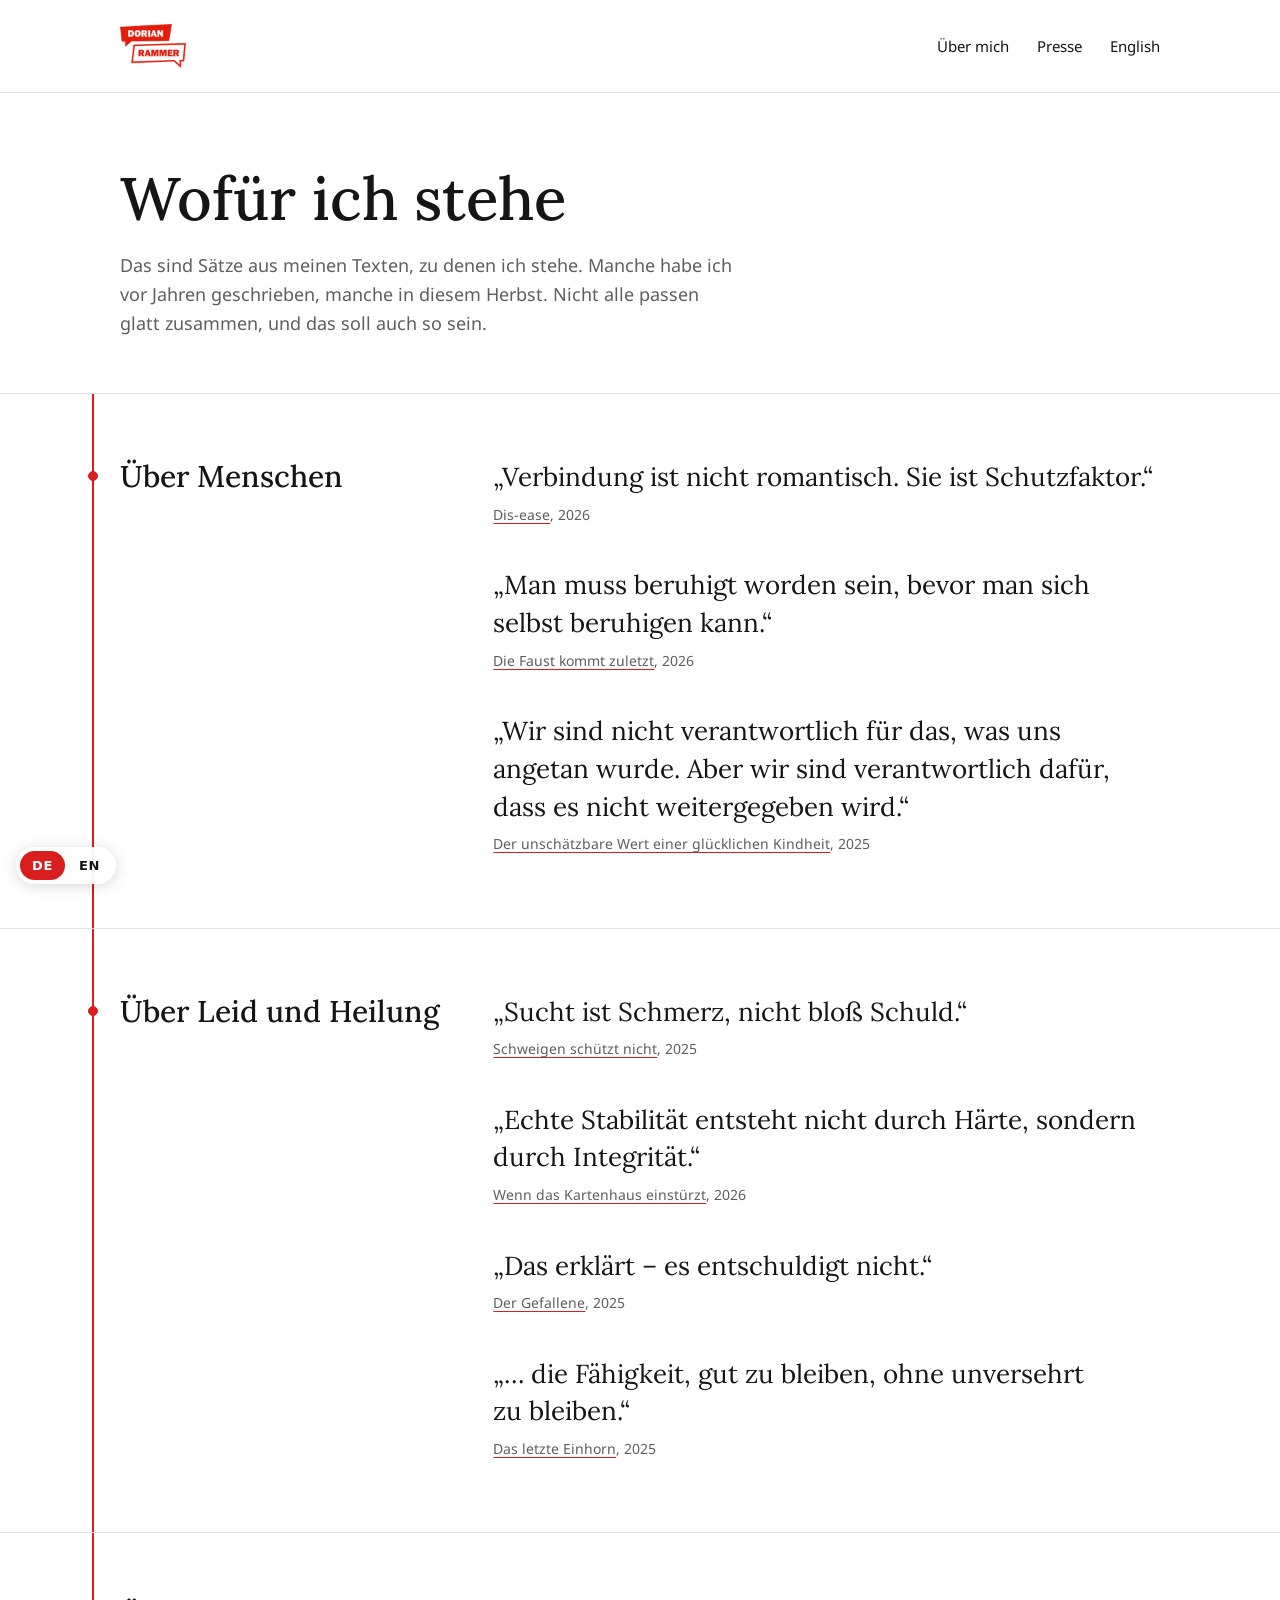
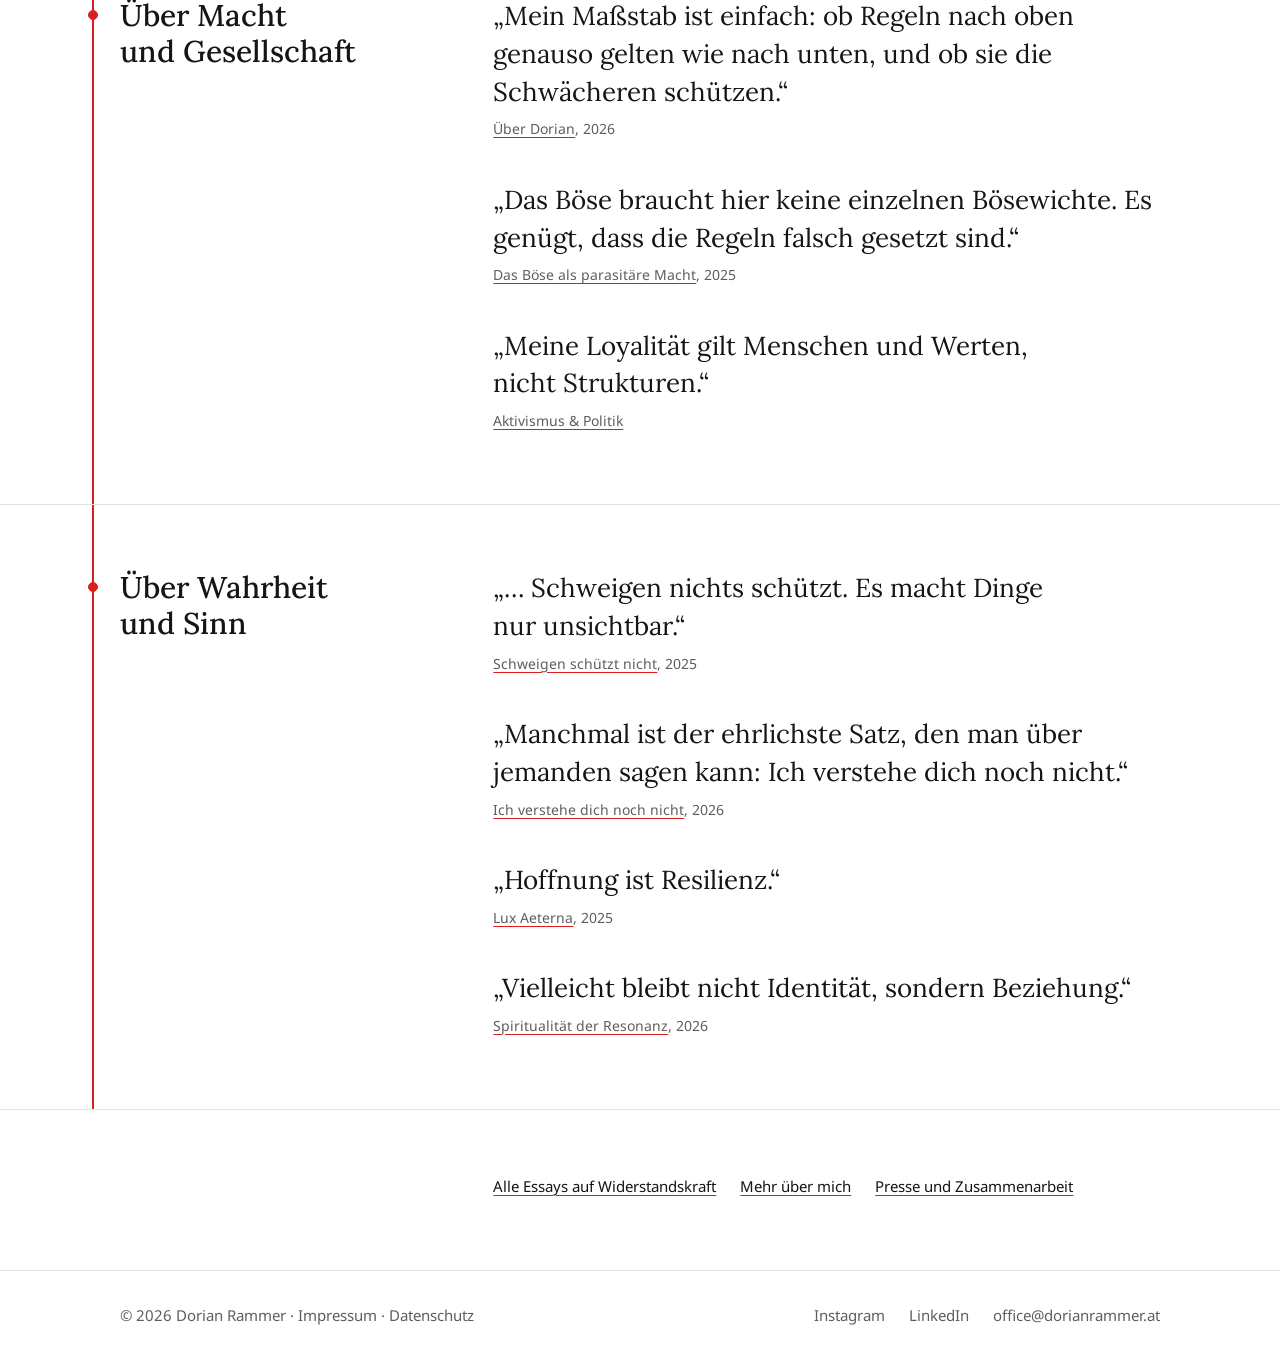
<file: wofuer-ich-stehe/index.html>
<!DOCTYPE html>
<html lang="de">
<head>
  <meta charset="UTF-8">
  <meta name="viewport" content="width=device-width, initial-scale=1.0">

  <link rel="canonical" href="https://dorianrammer.at/wofuer-ich-stehe/">
  <link rel="alternate" href="https://dorianrammer.at/wofuer-ich-stehe/" hreflang="de">
  <link rel="alternate" href="https://dorianrammer.at/en/what-i-stand-for/" hreflang="en">
  <link rel="alternate" href="https://dorianrammer.at/wofuer-ich-stehe/" hreflang="x-default">

  <meta name="robots" content="index,follow,max-image-preview:large,max-snippet:-1,max-video-preview:-1">
  <meta name="description" content="Wofür Dorian Rammer steht: Sätze aus seinen Essays über Menschen, Leid und Heilung, Macht und Gesellschaft, Wahrheit und Sinn.">
  <meta name="author" content="Dorian Rammer">
  <meta name="theme-color" content="#ffffff">

  <meta property="og:site_name" content="Dorian Rammer">
  <meta property="og:url" content="https://dorianrammer.at/wofuer-ich-stehe/">
  <meta property="og:title" content="Wofür ich stehe">
  <meta property="og:description" content="Wofür Dorian Rammer steht: Sätze aus seinen Essays über Menschen, Leid und Heilung, Macht und Gesellschaft, Wahrheit und Sinn.">
  <meta property="og:type" content="website">
  <meta property="og:locale" content="de_AT">
  <meta property="og:locale:alternate" content="en_GB">
  <meta property="og:image" content="https://dorianrammer.at/assets/dorian-rammer-portrait-farbe.jpg">
  <meta property="og:image:width" content="960">
  <meta property="og:image:height" content="957">
  <meta property="og:image:alt" content="Dorian Rammer in dunkelblauem Sakko vor grauem Hintergrund">
  <meta name="twitter:card" content="summary">

  <link rel="me" href="https://www.instagram.com/whoisdoriangray">
  <link rel="me" href="https://www.linkedin.com/in/dorianrammer">

  <title>Wofür ich stehe | Dorian Rammer</title>

  <script type="application/ld+json">
  {
    "@context":"https://schema.org",
    "@type":"WebPage",
    "@id":"https://dorianrammer.at/wofuer-ich-stehe/#webpage",
    "url":"https://dorianrammer.at/wofuer-ich-stehe/",
    "name":"Wofür ich stehe",
    "description":"Wofür Dorian Rammer steht: Sätze aus seinen Essays über Menschen, Leid und Heilung, Macht und Gesellschaft, Wahrheit und Sinn.",
    "isPartOf":{"@id":"https://dorianrammer.at/#website"},
    "about":{"@id":"https://dorianrammer.at/#person"},
    "author":{"@id":"https://dorianrammer.at/#person"},
    "inLanguage":"de-AT"
  }
  </script>

<link rel="icon" href="/favicon.svg" type="image/svg+xml">
<link rel="apple-touch-icon" href="/apple-touch-icon.png">

<link rel="preload" href="/assets/fonts/lora-latin-var.woff2" as="font" type="font/woff2" crossorigin>
<link rel="preload" href="/assets/fonts/noto-sans-latin-var.woff2" as="font" type="font/woff2" crossorigin>
<link rel="stylesheet" href="/assets/site.css?v=20261122f">

<link rel="stylesheet" href="/assets/haltung.css?v=20261122a">

</head>

<body>

<a class="sprung" href="#inhalt">Zum Inhalt springen</a>

<header class="kopf">
  <div class="wrap">
    <a class="marke" href="/" aria-label="Dorian Rammer, Startseite">
      <img src="/assets/dorian-rammer-logo.png" alt="Dorian Rammer" width="198" height="132">
    </a>
    <nav aria-label="Seitennavigation">
      <a href="/ueber-dorian-rammer/">Über mich</a>
      <a href="/presse/">Presse</a>
      <a href="/en/what-i-stand-for/" hreflang="en" lang="en">English</a>
    </nav>
  </div>
</header>

<main id="inhalt">

<section class="seitenkopf">
  <div class="wrap">
    <h1>Wofür ich stehe</h1>
    <p class="haltung-intro">Das sind Sätze aus meinen Texten, zu denen ich stehe. Manche habe ich vor Jahren geschrieben, manche in diesem Herbst. Nicht alle passen glatt zusammen, und das soll auch so sein.</p>
  </div>
</section>

<div class="haltung" data-haltung>
<span class="haltung-faden" aria-hidden="true"><span></span></span>

<section class="abschnitt haltung-feld" aria-labelledby="menschen">
  <div class="wrap">
    <h2 id="menschen">Über Menschen</h2>
    <div class="saetze">
      <figure class="satz-block">
        <blockquote><p>„Verbindung ist nicht romantisch. Sie ist Schutzfaktor.“</p></blockquote>
        <figcaption><a href="https://www.widerstandskraft.link/dis-ease-gesundheit-ist-reserve/">Dis-ease</a>, 2026</figcaption>
      </figure>
      <figure class="satz-block">
        <blockquote><p>„Man muss beruhigt worden sein, bevor man sich selbst beruhigen kann.“</p></blockquote>
        <figcaption><a href="https://www.widerstandskraft.link/die-faust-kommt-zuletzt/">Die Faust kommt zuletzt</a>, 2026</figcaption>
      </figure>
      <figure class="satz-block">
        <blockquote><p>„Wir sind nicht verantwortlich für das, was uns angetan wurde. Aber wir sind verantwortlich dafür, dass es nicht weitergegeben wird.“</p></blockquote>
        <figcaption><a href="https://www.widerstandskraft.link/der-unschaetzbare-wert-einer-gluecklichen-kindheit/">Der unschätzbare Wert einer glücklichen Kindheit</a>, 2025</figcaption>
      </figure>
    </div>
  </div>
</section>

<section class="abschnitt haltung-feld" aria-labelledby="heilung">
  <div class="wrap">
    <h2 id="heilung">Über Leid und Heilung</h2>
    <div class="saetze">
      <figure class="satz-block">
        <blockquote><p>„Sucht ist Schmerz, nicht bloß Schuld.“</p></blockquote>
        <figcaption><a href="https://www.widerstandskraft.link/schweigen-schuetzt-nicht-ueber-trauma-sucht-und-weiterlebe/">Schweigen schützt nicht</a>, 2025</figcaption>
      </figure>
      <figure class="satz-block">
        <blockquote><p>„Echte Stabilität entsteht nicht durch Härte, sondern durch Integrität.“</p></blockquote>
        <figcaption><a href="https://www.widerstandskraft.link/wenn-das-kartenhaus-einstuerzt-ein-neues-betriebssystem-fur-die-seele/">Wenn das Kartenhaus einstürzt</a>, 2026</figcaption>
      </figure>
      <figure class="satz-block">
        <blockquote><p>„Das erklärt – es entschuldigt nicht.“</p></blockquote>
        <figcaption><a href="https://www.widerstandskraft.link/der-gefallene-warum-anakin-skywalker-nicht-boese-war/">Der Gefallene</a>, 2025</figcaption>
      </figure>
      <figure class="satz-block">
        <blockquote><p>„… die Fähigkeit, gut zu bleiben, ohne unversehrt zu bleiben.“</p></blockquote>
        <figcaption><a href="https://www.widerstandskraft.link/das-letzte-einhorn-ueber-molly-grue-und-den-verlust-der-unschuld/">Das letzte Einhorn</a>, 2025</figcaption>
      </figure>
    </div>
  </div>
</section>

<section class="abschnitt haltung-feld" aria-labelledby="macht">
  <div class="wrap">
    <h2 id="macht">Über Macht und Gesellschaft</h2>
    <div class="saetze">
      <figure class="satz-block">
        <blockquote><p>„Mein Maßstab ist einfach: ob Regeln nach oben genauso gelten wie nach unten, und ob sie die Schwächeren schützen.“</p></blockquote>
        <figcaption><a href="https://www.widerstandskraft.link/ueber-dorian-rammer/">Über Dorian</a>, 2026</figcaption>
      </figure>
      <figure class="satz-block">
        <blockquote><p>„Das Böse braucht hier keine einzelnen Bösewichte. Es genügt, dass die Regeln falsch gesetzt sind.“</p></blockquote>
        <figcaption><a href="https://www.widerstandskraft.link/das-boese-als-parasitaere-macht-ein-versuch-mechanismus-und-verantwortung-zu-verstehen/">Das Böse als parasitäre Macht</a>, 2025</figcaption>
      </figure>
      <figure class="satz-block">
        <blockquote><p>„Meine Loyalität gilt Menschen und Werten, nicht Strukturen.“</p></blockquote>
        <figcaption><a href="https://www.widerstandskraft.link/aktivismus-und-politik/">Aktivismus &amp; Politik</a></figcaption>
      </figure>
    </div>
  </div>
</section>

<section class="abschnitt haltung-feld" aria-labelledby="sinn">
  <div class="wrap">
    <h2 id="sinn">Über Wahrheit und Sinn</h2>
    <div class="saetze">
      <figure class="satz-block">
        <blockquote><p>„… Schweigen nichts schützt. Es macht Dinge nur unsichtbar.“</p></blockquote>
        <figcaption><a href="https://www.widerstandskraft.link/schweigen-schuetzt-nicht-ueber-trauma-sucht-und-weiterlebe/">Schweigen schützt nicht</a>, 2025</figcaption>
      </figure>
      <figure class="satz-block">
        <blockquote><p>„Manchmal ist der ehrlichste Satz, den man über jemanden sagen kann: Ich verstehe dich noch nicht.“</p></blockquote>
        <figcaption><a href="https://www.widerstandskraft.link/ich-verstehe-dich-noch-nicht-michael-jackson/">Ich verstehe dich noch nicht</a>, 2026</figcaption>
      </figure>
      <figure class="satz-block">
        <blockquote><p>„Hoffnung ist Resilienz.“</p></blockquote>
        <figcaption><a href="https://www.widerstandskraft.link/lux-aeterna-ueber-das-licht-das-wir-in-uns-tragen/">Lux Aeterna</a>, 2025</figcaption>
      </figure>
      <figure class="satz-block">
        <blockquote><p>„Vielleicht bleibt nicht Identität, sondern Beziehung.“</p></blockquote>
        <figcaption><a href="https://www.widerstandskraft.link/spiritualitaet-der-resonanz-zwischen-feld-und-figur/">Spiritualität der Resonanz</a>, 2026</figcaption>
      </figure>
    </div>
  </div>
</section>

</div>

<section class="abschnitt haltung-ende">
  <div class="wrap">
    <div></div>
    <p class="weiter-links"><a class="weiter" href="https://www.widerstandskraft.link/">Alle Essays auf Widerstandskraft</a> <a class="weiter" href="/ueber-dorian-rammer/">Mehr über mich</a> <a class="weiter" href="/presse/">Presse und Zusammenarbeit</a></p>
  </div>
</section>

</main>

<footer class="fuss">
  <div class="wrap">
    <div style="hyphens:manual">© 2026 Dorian Rammer · <a href="/impressum/">Impressum</a> · <a href="/datenschutz/">Datenschutz</a></div>
    <nav aria-label="Kontakt">
      <a href="https://www.instagram.com/whoisdoriangray" target="_blank" rel="me noopener">Instagram</a>
      <a href="https://www.linkedin.com/in/dorianrammer" target="_blank" rel="me noopener">LinkedIn</a>
      <span data-post-name="office" data-post-domain="dorianrammer.at">office (at) dorianrammer.at</span>
    </nav>
  </div>
</footer>

<script src="/assets/post.js?v=20261122f" defer></script>
<script src="/assets/sprache.js?v=20261122a" data-farbe="#d81e1e" defer></script>
<script src="/assets/haltung.js?v=20261122a" defer></script>

<!-- 100% privacy-first analytics -->
<script async src="https://scripts.simpleanalyticscdn.com/latest.js"></script>

</body>
</html>
</file>
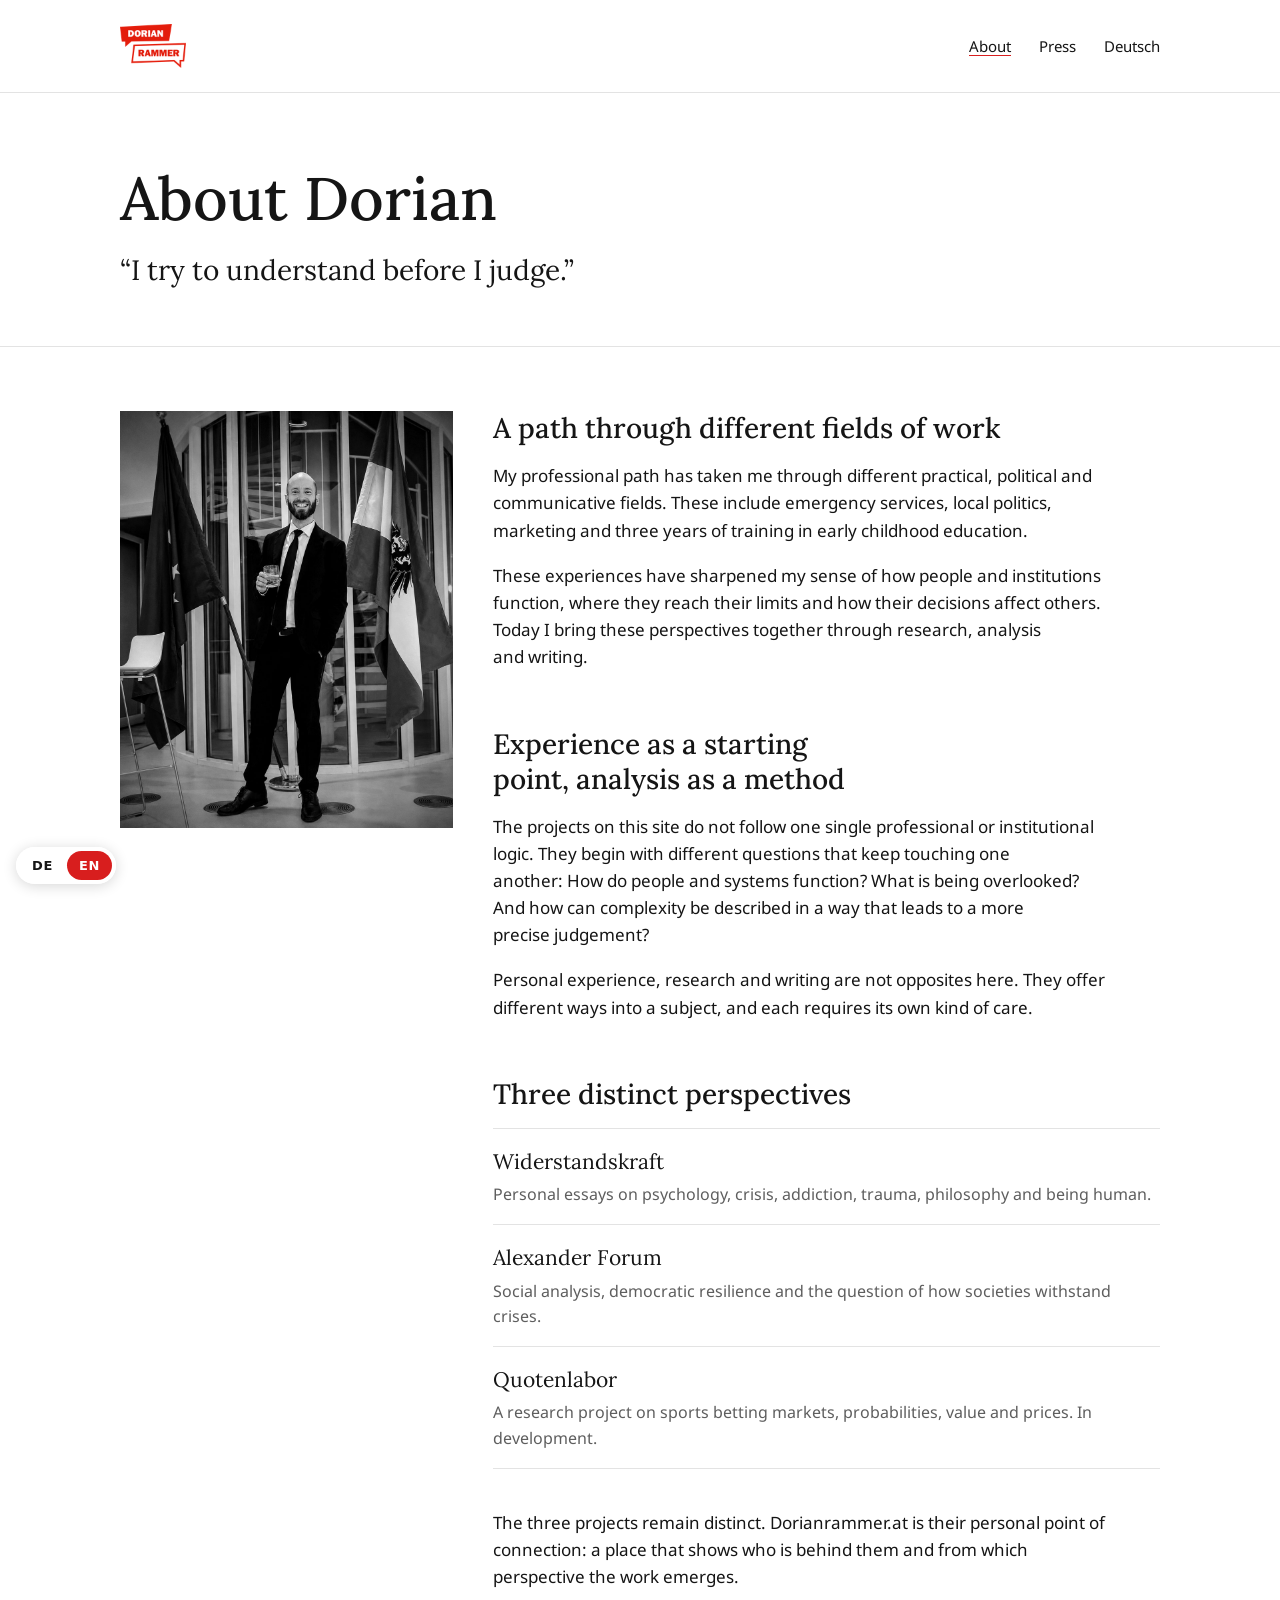
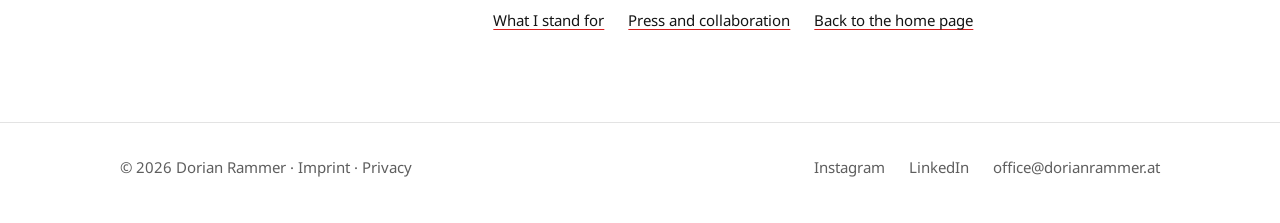
<file: en/about/index.html>
<!DOCTYPE html>
<html lang="en">
<head>
  <meta charset="UTF-8">
  <meta name="viewport" content="width=device-width, initial-scale=1.0">

  <link rel="canonical" href="https://dorianrammer.at/en/about/">
  <link rel="alternate" href="https://dorianrammer.at/ueber-dorian-rammer/" hreflang="de">
  <link rel="alternate" href="https://dorianrammer.at/en/about/" hreflang="en">
  <link rel="alternate" href="https://dorianrammer.at/ueber-dorian-rammer/" hreflang="x-default">

  <meta name="robots" content="index,follow,max-image-preview:large,max-snippet:-1,max-video-preview:-1">
  <meta name="description" content="About Dorian Rammer, writer and public commentator from Vienna: professional path, way of working and his projects Widerstandskraft and Alexander Forum.">
  <meta name="author" content="Dorian Rammer">
  <meta name="theme-color" content="#ffffff">

  <meta property="og:site_name" content="Dorian Rammer">
  <meta property="og:url" content="https://dorianrammer.at/en/about/">
  <meta property="og:title" content="About Dorian Rammer">
  <meta property="og:description" content="About Dorian Rammer, writer and public commentator from Vienna: professional path, way of working and his projects Widerstandskraft and Alexander Forum.">
  <meta property="og:type" content="profile">
  <meta property="og:locale" content="en_GB">
  <meta property="og:locale:alternate" content="de_AT">
  <meta property="og:image" content="https://dorianrammer.at/assets/dorian-rammer-portrait-farbe.jpg">
  <meta property="og:image:width" content="960">
  <meta property="og:image:height" content="957">
  <meta property="og:image:alt" content="Dorian Rammer in a dark blue blazer against a grey background">
  <meta name="twitter:card" content="summary">

  <link rel="me" href="https://www.instagram.com/whoisdoriangray">
  <link rel="me" href="https://www.linkedin.com/in/dorianrammer">

  <title>About Dorian Rammer</title>

  <script type="application/ld+json">
  {
    "@context":"https://schema.org",
    "@graph":[
      {
        "@type":["AboutPage","ProfilePage"],
        "@id":"https://dorianrammer.at/en/about/#webpage",
        "url":"https://dorianrammer.at/en/about/",
        "name":"About Dorian Rammer",
        "isPartOf":{"@id":"https://dorianrammer.at/#website"},
        "mainEntity":{"@id":"https://dorianrammer.at/#person"},
        "inLanguage":"en-GB"
      },
      {
        "@type":"Person",
        "@id":"https://dorianrammer.at/#person",
        "name":"Dorian Rammer",
        "jobTitle":"Writer and public commentator",
        "url":"https://dorianrammer.at/",
        "homeLocation":{
          "@type":"Place",
          "name":"Vienna, Austria"
        },
        "sameAs":[
          "https://www.instagram.com/whoisdoriangray",
          "https://www.linkedin.com/in/dorianrammer",
          "https://www.tiktok.com/@whoisdoriangray",
          "https://www.youtube.com/@dorianrammer",
          "https://www.facebook.com/dorian.a.rammer/",
          "https://alexander.forum/",
          "https://widerstandskraft.link/"
        ],
        "knowsAbout":[
          "mental health",
          "resilience",
          "essays",
          "social analysis",
          "probability and market prices"
        ]
      },
      {
        "@type":"WebSite",
        "@id":"https://dorianrammer.at/#website",
        "url":"https://dorianrammer.at/",
        "name":"Dorian Rammer",
        "publisher":{"@id":"https://dorianrammer.at/#person"},
        "inLanguage":"en-GB"
      }
    ]
  }
  </script>

<link rel="icon" href="/favicon.svg" type="image/svg+xml">
<link rel="apple-touch-icon" href="/apple-touch-icon.png">

<link rel="preload" href="/assets/fonts/lora-latin-var.woff2" as="font" type="font/woff2" crossorigin>
<link rel="preload" href="/assets/fonts/noto-sans-latin-var.woff2" as="font" type="font/woff2" crossorigin>
<link rel="stylesheet" href="/assets/site.css?v=20261122f">

</head>

<body>

<a class="sprung" href="#content">Skip to content</a>

<header class="kopf">
  <div class="wrap">
    <a class="marke" href="/en/" aria-label="Dorian Rammer, home">
      <img src="/assets/dorian-rammer-logo.png" alt="Dorian Rammer" width="198" height="132">
    </a>
    <nav aria-label="Site navigation">
      <a href="/en/about/" aria-current="page">About</a>
      <a href="/en/press/">Press</a>
      <a href="/ueber-dorian-rammer/" hreflang="de" lang="de">Deutsch</a>
    </nav>
  </div>
</header>

<main id="content">

<section class="seitenkopf">
  <div class="wrap">
    <h1>About Dorian</h1>
    <p class="satz">“I try to understand before I judge.”</p>
  </div>
</section>

<section class="abschnitt ueber">
  <div class="wrap">

    <figure class="portraet">
      <img src="/assets/dorian-rammer-portrait-sw.jpg" alt="Dorian Rammer in a suit between the Austrian and European Union flags, black-and-white photo" width="1000" height="1250" fetchpriority="high">
    </figure>

    <div class="text">

      <section aria-labelledby="path">
        <h2 id="path">A path through different fields of work</h2>
        <p>My professional path has taken me through different practical, political and communicative fields. These include emergency services, local politics, marketing and three years of training in early childhood education.</p>
        <p>These experiences have sharpened my sense of how people and institutions function, where they reach their limits and how their decisions affect others. Today I bring these perspectives together through research, analysis and writing.</p>
      </section>

      <section aria-labelledby="method">
        <h2 id="method">Experience as a starting point, analysis as a method</h2>
        <p>The projects on this site do not follow one single professional or institutional logic. They begin with different questions that keep touching one another: How do people and systems function? What is being overlooked? And how can complexity be described in a way that leads to a more precise judgement?</p>
        <p>Personal experience, research and writing are not opposites here. They offer different ways into a subject, and each requires its own kind of care.</p>
      </section>

      <section aria-labelledby="projects">
        <h2 id="projects">Three distinct perspectives</h2>
        <dl class="projekte-liste">
          <div>
            <dt><a href="https://www.widerstandskraft.link/en/">Widerstandskraft</a></dt>
            <dd>Personal essays on psychology, crisis, addiction, trauma, philosophy and being human.</dd>
          </div>
          <div>
            <dt><a href="https://alexander.forum/en/">Alexander Forum</a></dt>
            <dd>Social analysis, democratic resilience and the question of how societies withstand crises.</dd>
          </div>
          <div>
            <dt>Quotenlabor</dt>
            <dd>A research project on sports betting markets, probabilities, value and prices. In development.</dd>
          </div>
        </dl>
      </section>

      <div class="schluss">
        <p>The three projects remain distinct. Dorianrammer.at is their personal point of connection: a place that shows who is behind them and from which perspective the work emerges.</p>
        <p class="weiter-links"><a class="weiter" href="/en/what-i-stand-for/">What I stand for</a> <a class="weiter" href="/en/press/">Press and collaboration</a> <a class="weiter" href="/en/">Back to the home page</a></p>
      </div>

    </div>
  </div>
</section>

</main>

<footer class="fuss">
  <div class="wrap">
    <div style="hyphens:manual">© 2026 Dorian Rammer · <a href="/en/imprint/">Imprint</a> · <a href="/en/privacy/">Privacy</a></div>
    <nav aria-label="Contact">
      <a href="https://www.instagram.com/whoisdoriangray" target="_blank" rel="me noopener">Instagram</a>
      <a href="https://www.linkedin.com/in/dorianrammer" target="_blank" rel="me noopener">LinkedIn</a>
      <span data-post-name="office" data-post-domain="dorianrammer.at">office (at) dorianrammer.at</span>
    </nav>
  </div>
</footer>

<script src="/assets/post.js?v=20261122f" defer></script>
<script src="/assets/sprache.js?v=20261122a" data-farbe="#d81e1e" defer></script>

<!-- 100% privacy-first analytics -->
<script async src="https://scripts.simpleanalyticscdn.com/latest.js"></script>

</body>
</html>
</file>
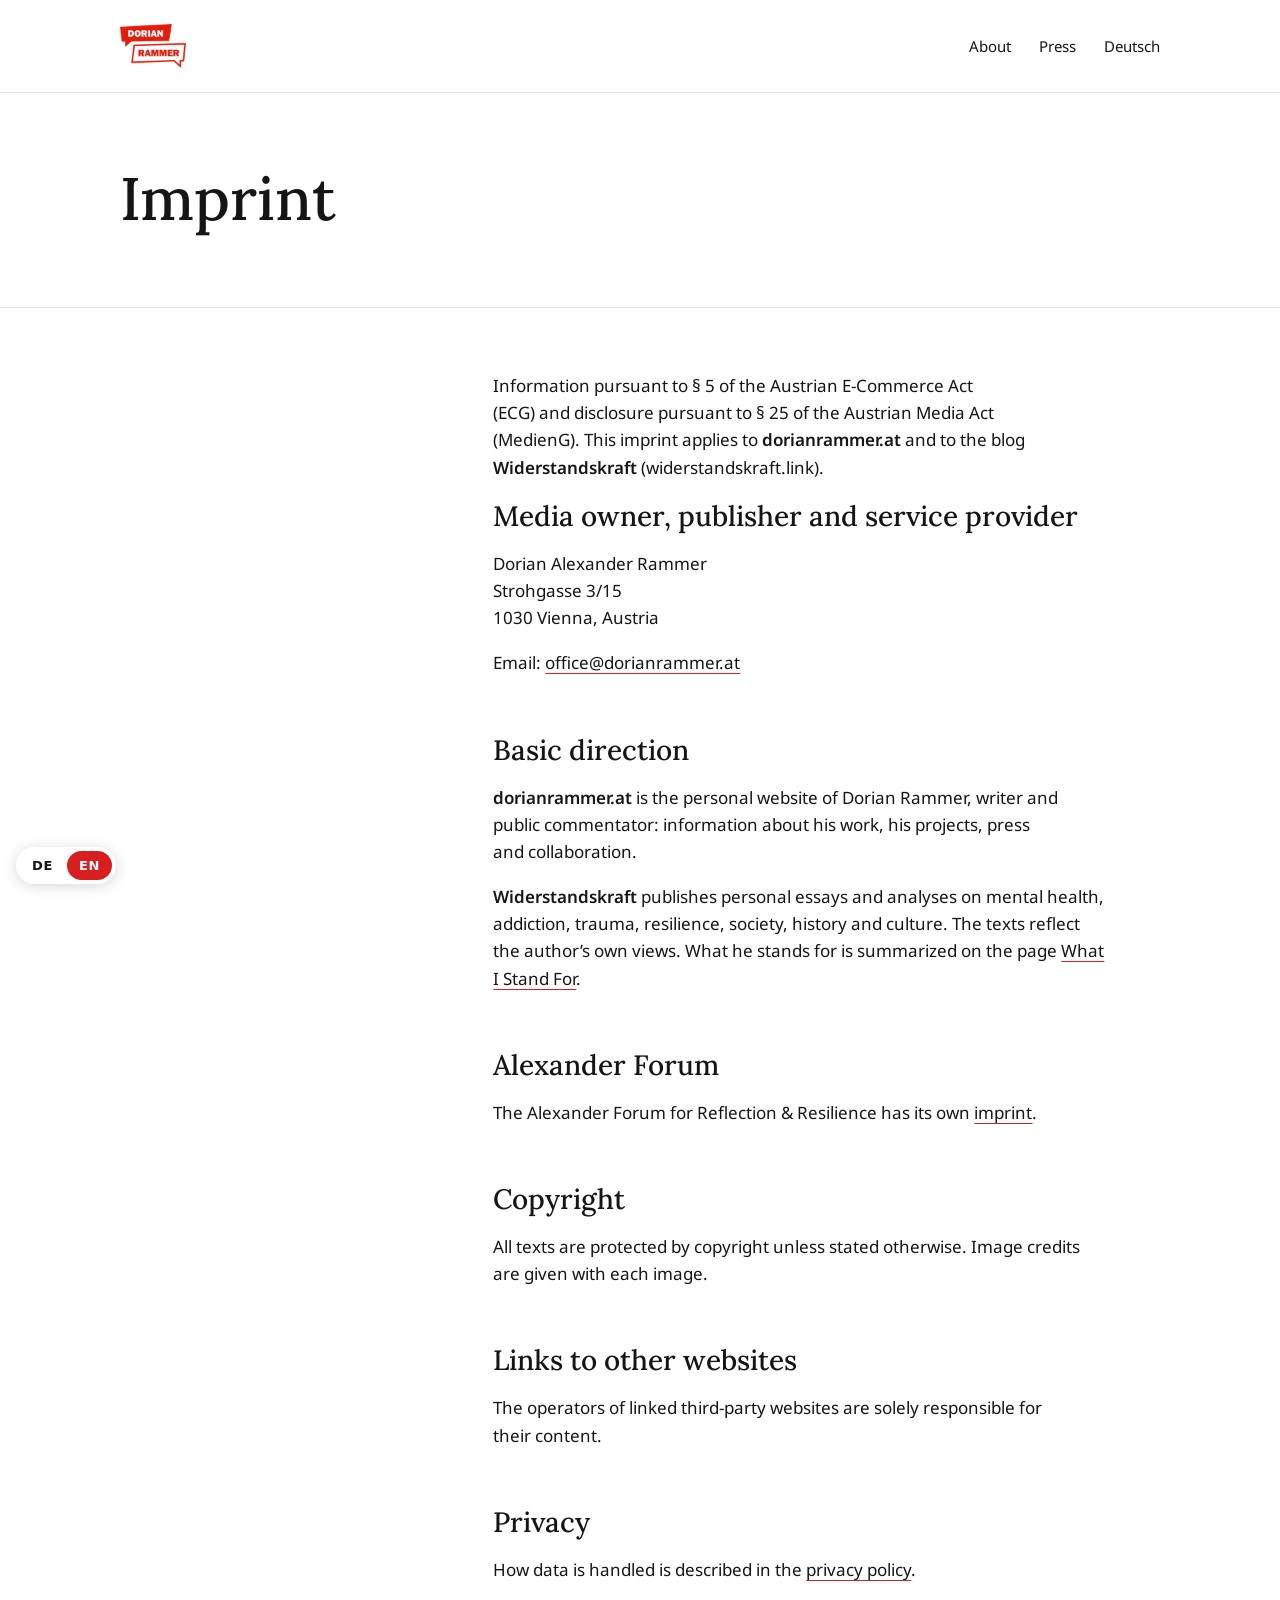
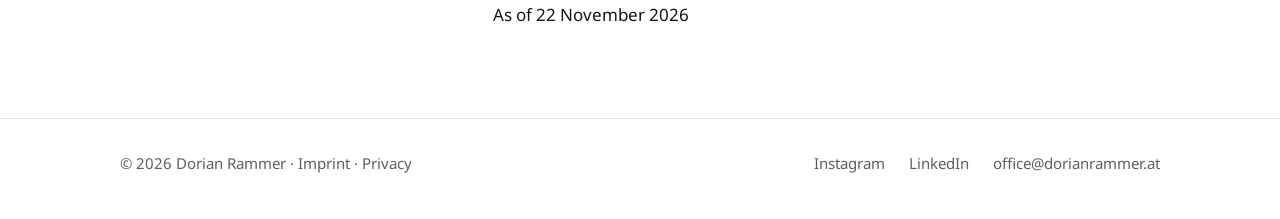
<file: en/imprint/index.html>
<!DOCTYPE html>
<html lang="en">
<head>
  <meta charset="UTF-8">
  <meta name="viewport" content="width=device-width, initial-scale=1.0">

  <link rel="canonical" href="https://dorianrammer.at/en/imprint/">
  <link rel="alternate" href="https://dorianrammer.at/impressum/" hreflang="de">
  <link rel="alternate" href="https://dorianrammer.at/en/imprint/" hreflang="en">
  <link rel="alternate" href="https://dorianrammer.at/impressum/" hreflang="x-default">

  <meta name="robots" content="noindex,follow">
  <meta name="description" content="Imprint and disclosure for dorianrammer.at and widerstandskraft.link.">
  <meta name="author" content="Dorian Rammer">
  <meta name="theme-color" content="#ffffff">

  <title>Imprint | Dorian Rammer</title>

<link rel="icon" href="/favicon.svg" type="image/svg+xml">
<link rel="apple-touch-icon" href="/apple-touch-icon.png">

<link rel="preload" href="/assets/fonts/lora-latin-var.woff2" as="font" type="font/woff2" crossorigin>
<link rel="preload" href="/assets/fonts/noto-sans-latin-var.woff2" as="font" type="font/woff2" crossorigin>
<link rel="stylesheet" href="/assets/site.css?v=20261122f">

</head>

<body>

<a class="sprung" href="#content">Skip to content</a>

<header class="kopf">
  <div class="wrap">
    <a class="marke" href="/en/" aria-label="Dorian Rammer, home">
      <img src="/assets/dorian-rammer-logo.png" alt="Dorian Rammer" width="198" height="132">
    </a>
    <nav aria-label="Site navigation">
      <a href="/en/about/">About</a>
      <a href="/en/press/">Press</a>
      <a href="/impressum/" hreflang="de" lang="de">Deutsch</a>
    </nav>
  </div>
</header>

<main id="content">

<section class="seitenkopf">
  <div class="wrap">
    <h1>Imprint</h1>
  </div>
</section>

<section class="abschnitt rechtliches">
  <div class="wrap">
    <div></div>
    <div class="text">
<p>Information pursuant to § 5 of the Austrian E-Commerce Act (ECG) and disclosure pursuant to § 25 of the Austrian Media Act (MedienG). This imprint applies to <strong>dorianrammer.at</strong> and to the blog <strong>Widerstandskraft</strong> (widerstandskraft.link).</p>
<section aria-labelledby="owner"><h2 id="owner">Media owner, publisher and service provider</h2>
<p>Dorian Alexander Rammer<br>Strohgasse 3/15<br>1030 Vienna, Austria</p>
<p>Email: <span data-post-name="office" data-post-domain="dorianrammer.at">office (at) dorianrammer.at</span></p></section>
<section aria-labelledby="direction"><h2 id="direction">Basic direction</h2>
<p><strong>dorianrammer.at</strong> is the personal website of Dorian Rammer, writer and public commentator: information about his work, his projects, press and collaboration.</p>
<p><strong>Widerstandskraft</strong> publishes personal essays and analyses on mental health, addiction, trauma, resilience, society, history and culture. The texts reflect the author’s own views. What he stands for is summarized on the page <a href="/en/what-i-stand-for/">What I Stand For</a>.</p></section>
<section aria-labelledby="forum"><h2 id="forum">Alexander Forum</h2>
<p>The Alexander Forum for Reflection &amp; Resilience has its own <a href="https://alexander.forum/en/imprint/">imprint</a>.</p></section>
<section aria-labelledby="copyright"><h2 id="copyright">Copyright</h2>
<p>All texts are protected by copyright unless stated otherwise. Image credits are given with each image.</p></section>
<section aria-labelledby="links"><h2 id="links">Links to other websites</h2>
<p>The operators of linked third-party websites are solely responsible for their content.</p></section>
<section aria-labelledby="data"><h2 id="data">Privacy</h2>
<p>How data is handled is described in the <a href="/en/privacy/">privacy policy</a>.</p>
<p class="stand">As of 22 November 2026</p></section>
    </div>
  </div>
</section>

</main>

<footer class="fuss">
  <div class="wrap">
    <div style="hyphens:manual">© 2026 Dorian Rammer · <a href="/en/imprint/">Imprint</a> · <a href="/en/privacy/">Privacy</a></div>
    <nav aria-label="Contact">
      <a href="https://www.instagram.com/whoisdoriangray" target="_blank" rel="me noopener">Instagram</a>
      <a href="https://www.linkedin.com/in/dorianrammer" target="_blank" rel="me noopener">LinkedIn</a>
      <span data-post-name="office" data-post-domain="dorianrammer.at">office (at) dorianrammer.at</span>
    </nav>
  </div>
</footer>

<script src="/assets/post.js?v=20261122f" defer></script>
<script src="/assets/sprache.js?v=20261122a" data-farbe="#d81e1e" defer></script>

<!-- 100% privacy-first analytics -->
<script async src="https://scripts.simpleanalyticscdn.com/latest.js"></script>

</body>
</html>
</file>
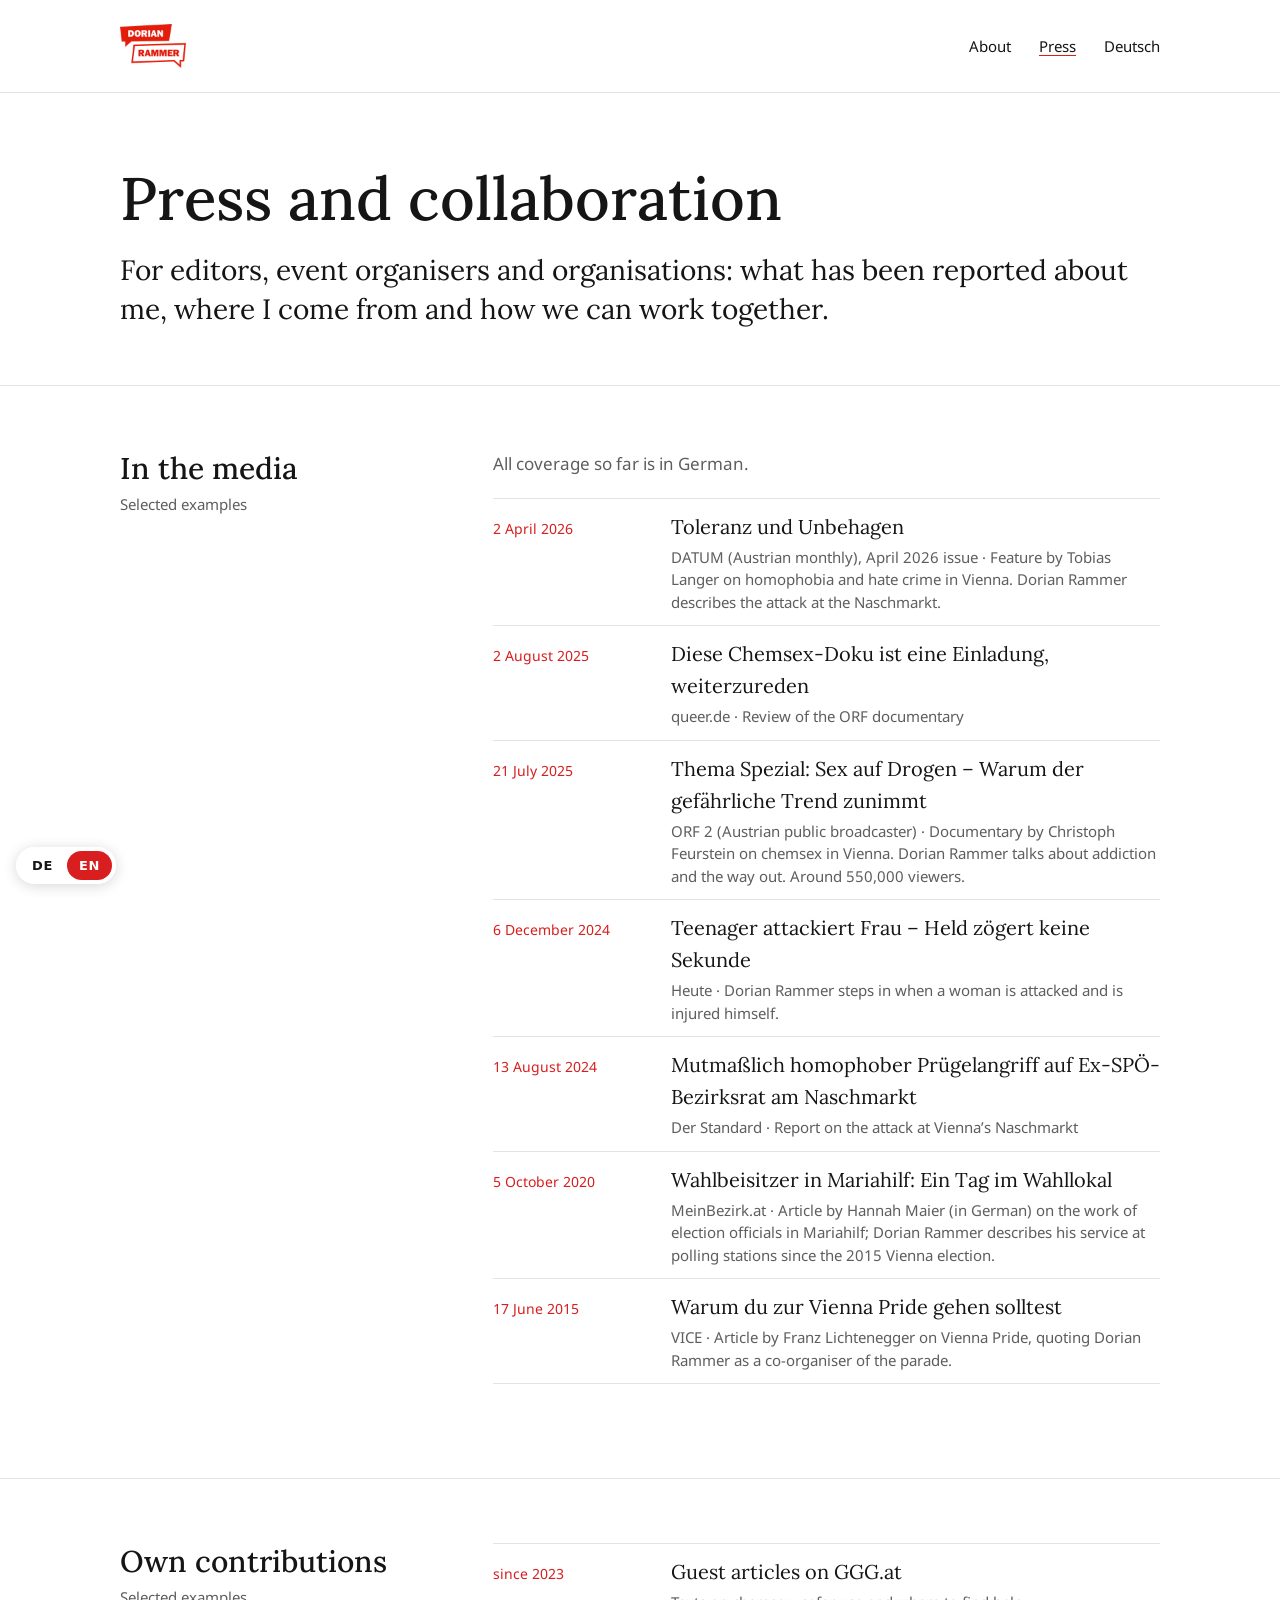
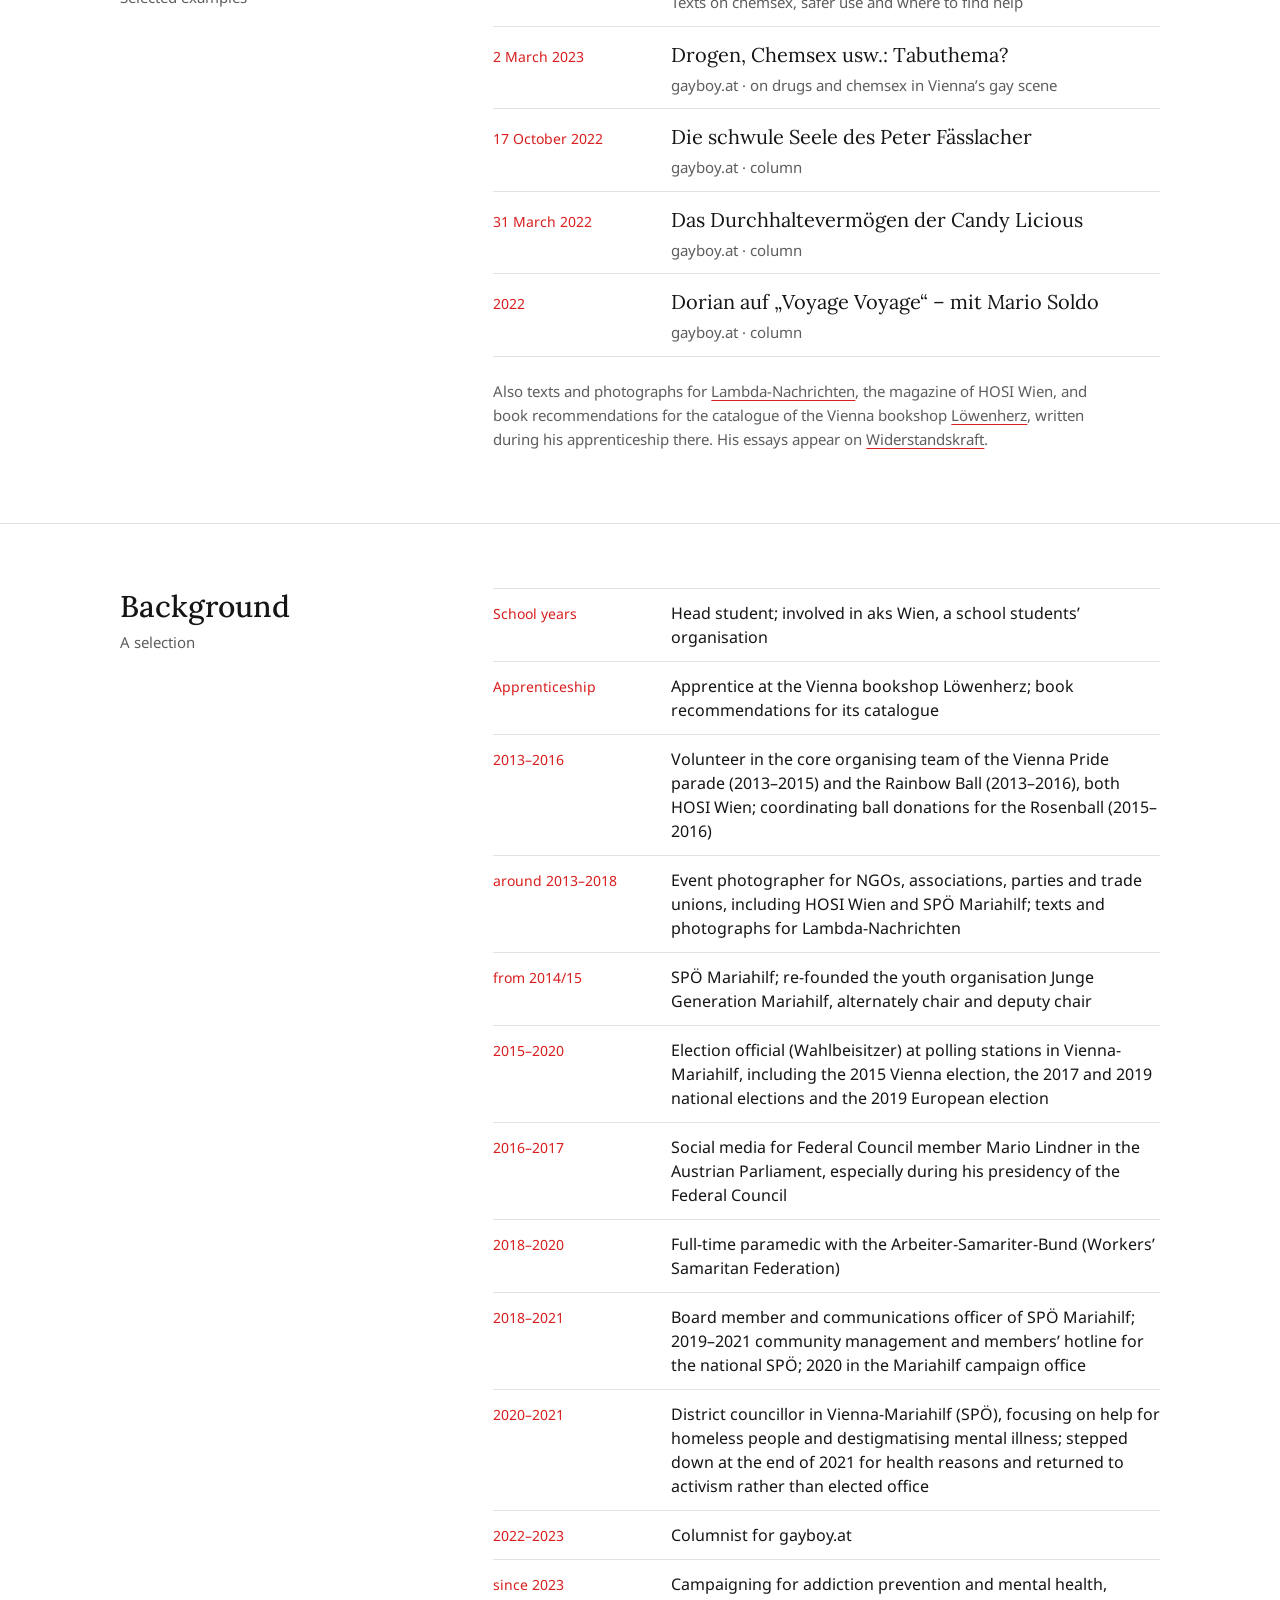
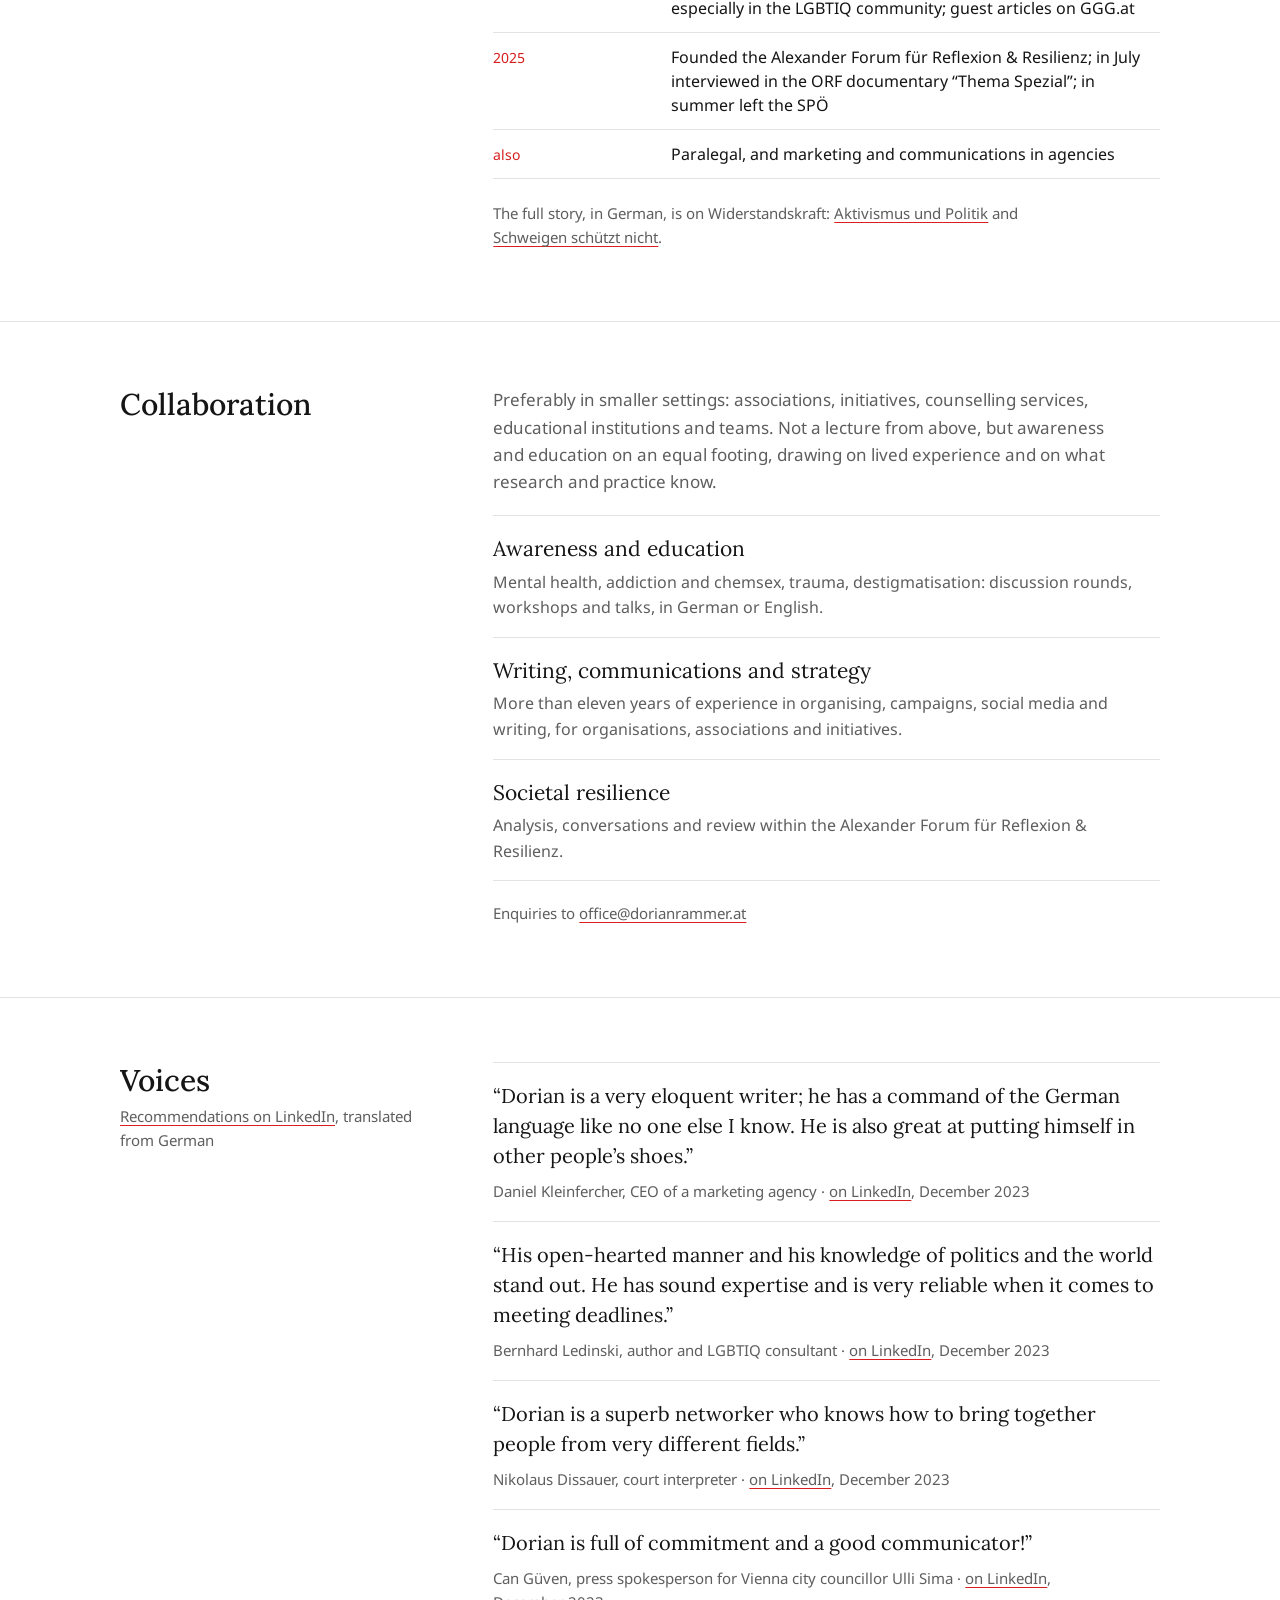
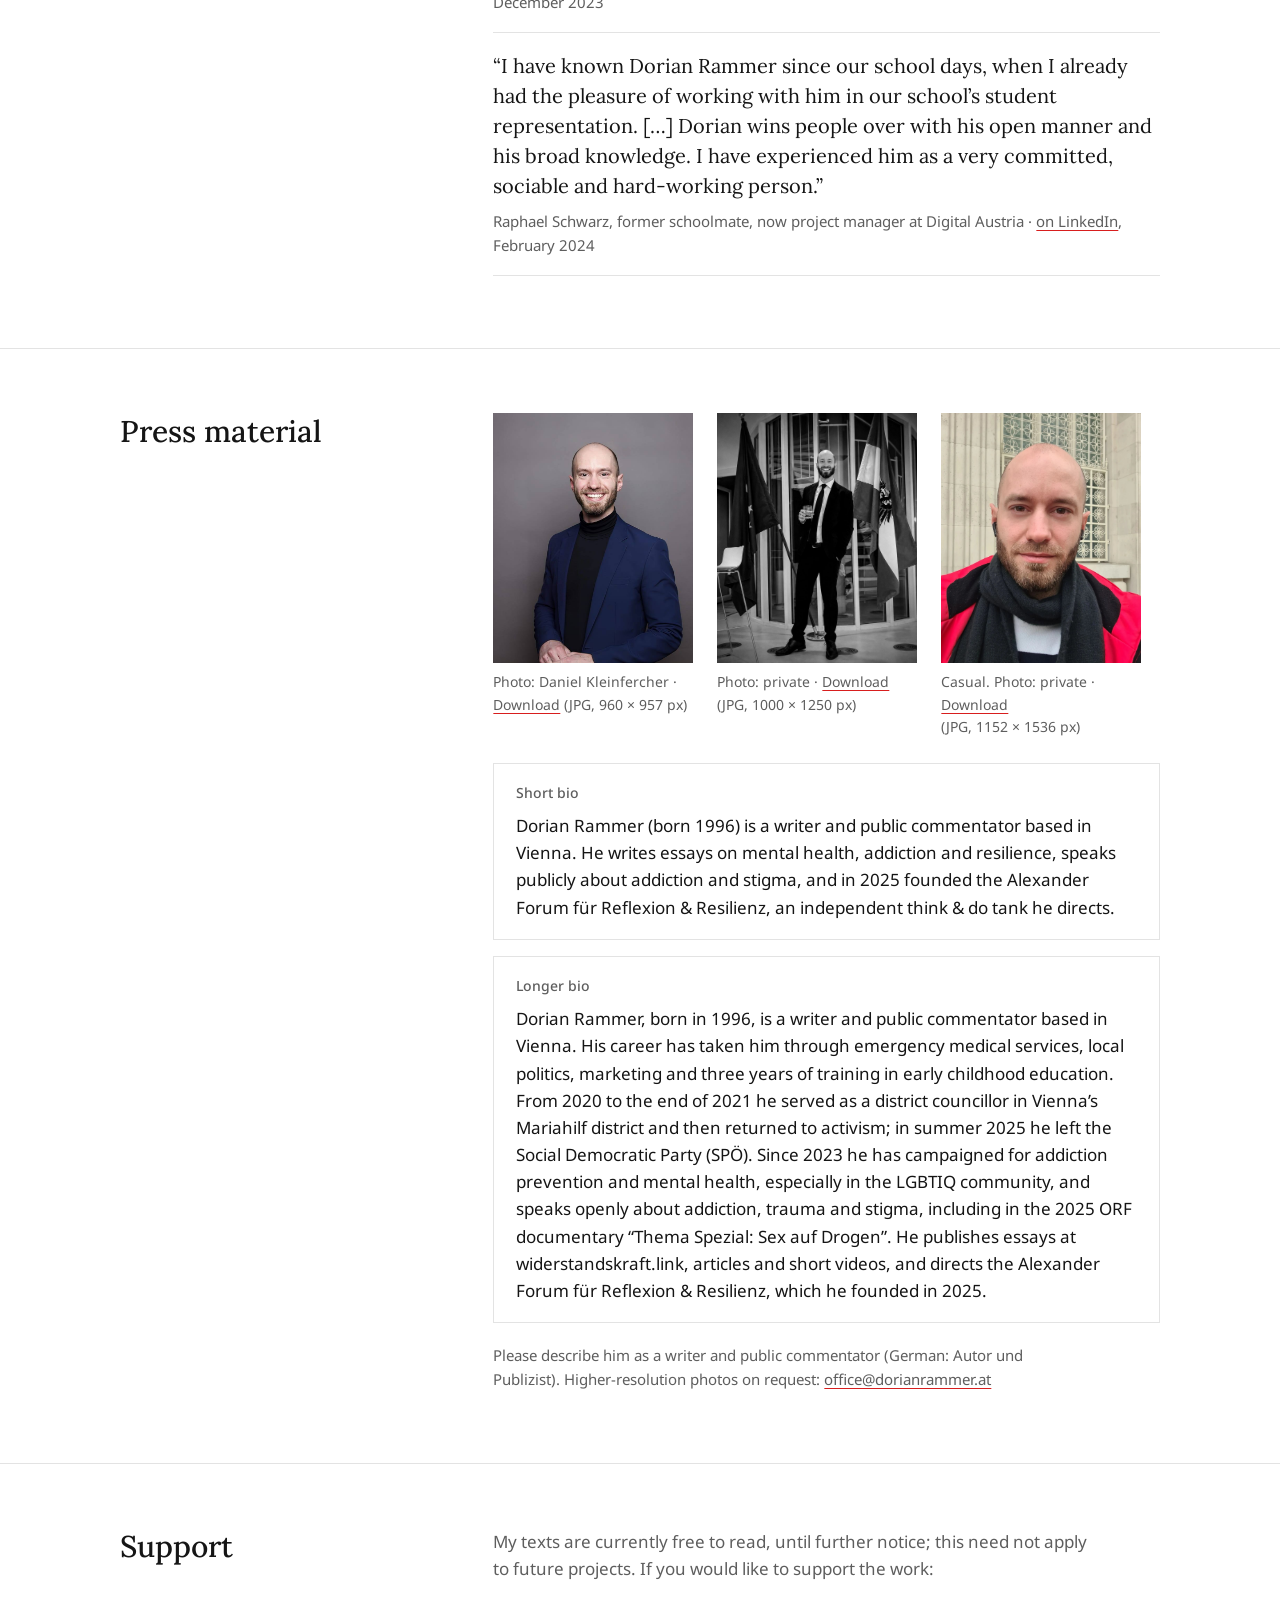
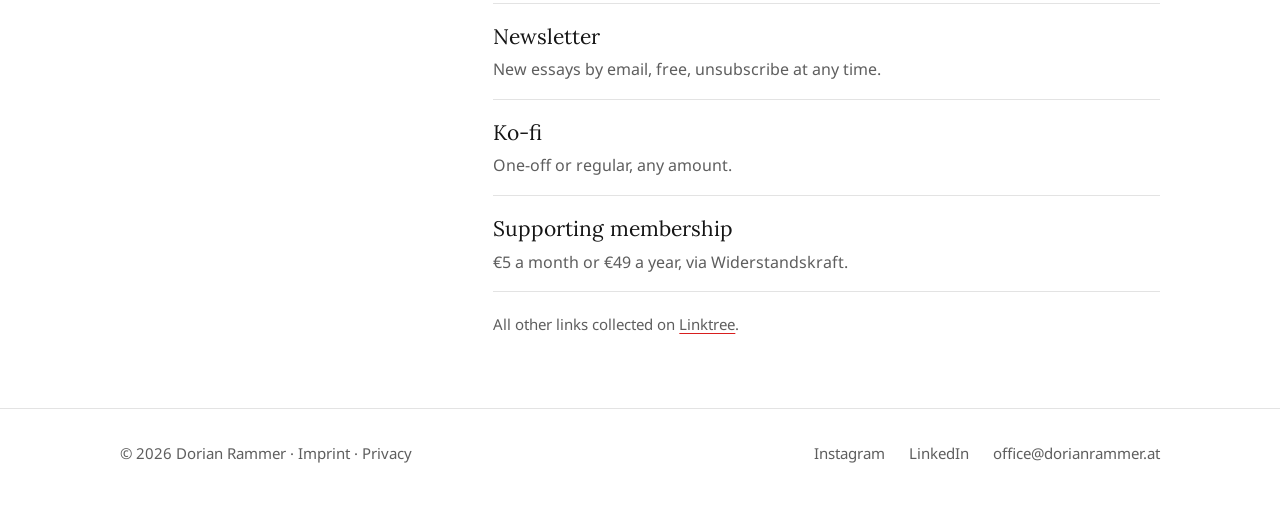
<file: en/press/index.html>
<!DOCTYPE html>
<html lang="en">
<head>
  <meta charset="UTF-8">
  <meta name="viewport" content="width=device-width, initial-scale=1.0">

  <link rel="canonical" href="https://dorianrammer.at/en/press/">
  <link rel="alternate" href="https://dorianrammer.at/presse/" hreflang="de">
  <link rel="alternate" href="https://dorianrammer.at/en/press/" hreflang="en">
  <link rel="alternate" href="https://dorianrammer.at/presse/" hreflang="x-default">

  <meta name="robots" content="index,follow,max-image-preview:large,max-snippet:-1,max-video-preview:-1">
  <meta name="description" content="Dorian Rammer, writer and public commentator from Vienna: media coverage, background, education and awareness work, press material and support.">
  <meta name="author" content="Dorian Rammer">
  <meta name="theme-color" content="#ffffff">

  <meta property="og:site_name" content="Dorian Rammer">
  <meta property="og:url" content="https://dorianrammer.at/en/press/">
  <meta property="og:title" content="Press and Collaboration | Dorian Rammer">
  <meta property="og:description" content="Dorian Rammer, writer and public commentator from Vienna: media coverage, background, education and awareness work, press material and support.">
  <meta property="og:type" content="website">
  <meta property="og:locale" content="en_GB">
  <meta property="og:image" content="https://dorianrammer.at/assets/dorian-rammer-portrait-farbe.jpg">
  <meta property="og:image:width" content="960">
  <meta property="og:image:height" content="957">
  <meta property="og:image:alt" content="Dorian Rammer in a dark blue blazer against a grey background">
  <meta name="twitter:card" content="summary">
  <meta property="og:locale:alternate" content="de_AT">

  <link rel="me" href="https://www.instagram.com/whoisdoriangray">
  <link rel="me" href="https://www.linkedin.com/in/dorianrammer">

  <title>Press and Collaboration | Dorian Rammer</title>

  <script type="application/ld+json">
{
  "@context": "https://schema.org",
  "@graph": [
    {
      "@type": "WebPage",
      "@id": "https://dorianrammer.at/en/press/#webpage",
      "url": "https://dorianrammer.at/en/press/",
      "name": "Press and collaboration",
      "isPartOf": {
        "@id": "https://dorianrammer.at/#website"
      },
      "about": {
        "@id": "https://dorianrammer.at/#person"
      },
      "inLanguage": "en"
    },
    {
      "@type": "Person",
      "@id": "https://dorianrammer.at/#person",
      "name": "Dorian Rammer",
      "jobTitle": "Writer and public commentator",
      "url": "https://dorianrammer.at/",
      "subjectOf": [
      {
        "@type": "Article",
        "headline": "Wahlbeisitzer in Mariahilf: Ein Tag im Wahllokal",
        "url": "https://www.meinbezirk.at/mariahilf/c-lokales/ein-tag-im-wahllokal_a4270950",
        "datePublished": "2020-10-05",
        "inLanguage": "de",
        "author": {"@type": "Person", "name": "Hannah Maier"},
        "publisher": {"@type": "Organization", "name": "MeinBezirk.at"}
      },
      {
        "@type": "Article",
        "headline": "Warum du zur Vienna Pride gehen solltest",
        "url": "https://www.vice.com/de/article/warum-du-zur-vienna-pride-gehen-solltest-969/",
        "datePublished": "2015-06-17",
        "inLanguage": "de",
        "author": {"@type": "Person", "name": "Franz Lichtenegger"},
        "publisher": {"@type": "Organization", "name": "VICE"}
      },
      {
        "@type": "Article",
        "headline": "Toleranz und Unbehagen",
        "url": "https://datum.at/toleranz-und-unbehagen/",
        "datePublished": "2026-04-02",
        "inLanguage": "de",
        "author": {"@type": "Person", "name": "Tobias Langer"},
        "publisher": {"@type": "Organization", "name": "DATUM"}
      },
        {
          "@type": "TVEpisode",
          "name": "Thema Spezial: Sex auf Drogen – Warum der gefährliche Trend zunimmt",
          "url": "https://tv.orf.at/program/orf2/themaspezi264.html",
          "datePublished": "2025-07-21",
          "inLanguage": "de",
          "publisher": {
            "@type": "Organization",
            "name": "ORF"
          }
        },
        {
          "@type": "Article",
          "headline": "Diese Chemsex-Doku ist eine Einladung, weiterzureden – jenseits von Scham, Idealen und Schwarzweißdenken",
          "url": "https://www.queer.de/detail.php?article_id=54570",
          "datePublished": "2025-08-02",
          "inLanguage": "de",
          "publisher": {
            "@type": "Organization",
            "name": "queer.de"
          }
        },
        {
          "@type": "NewsArticle",
          "headline": "Teenager attackiert Frau – Held zögert keine Sekunde",
          "url": "https://www.heute.at/s/teenager-attackiert-frau-held-zoegert-keine-sekunde-120076866",
          "datePublished": "2024-12-06",
          "inLanguage": "de",
          "publisher": {
            "@type": "Organization",
            "name": "Heute"
          }
        },
        {
          "@type": "NewsArticle",
          "headline": "Mutmaßlich homophober Prügelangriff auf Ex-SPÖ-Bezirksrat am Naschmarkt",
          "url": "https://www.derstandard.at/story/3000000232330/mutmasslich-homophober-pruegelangriff-auf-ex-spoe-bezirksrat-am-naschmarkt",
          "datePublished": "2024-08-13",
          "inLanguage": "de",
          "publisher": {
            "@type": "Organization",
            "name": "Der Standard"
          }
        }
      ]
    }
  ]
}
  </script>

<link rel="icon" href="/favicon.svg" type="image/svg+xml">
<link rel="apple-touch-icon" href="/apple-touch-icon.png">

<link rel="preload" href="/assets/fonts/lora-latin-var.woff2" as="font" type="font/woff2" crossorigin>
<link rel="preload" href="/assets/fonts/noto-sans-latin-var.woff2" as="font" type="font/woff2" crossorigin>
<link rel="stylesheet" href="/assets/site.css?v=20261122f">

</head>
<body>

<a class="sprung" href="#content">Skip to content</a>

<header class="kopf">
  <div class="wrap">
    <a class="marke" href="/en/" aria-label="Dorian Rammer, home">
      <img src="/assets/dorian-rammer-logo.png" alt="Dorian Rammer" width="198" height="132">
    </a>
    <nav aria-label="Site navigation">
      <a href="/en/about/">About</a>
      <a href="/en/press/" aria-current="page">Press</a>
      <a href="/presse/" hreflang="de" lang="de">Deutsch</a>
    </nav>
  </div>
</header>

<main id="content">

<section class="seitenkopf">
  <div class="wrap">
    <h1>Press and collaboration</h1>
    <p class="satz">For editors, event organisers and organisations: what has been reported about me, where I come from and how we can work together.</p>
  </div>
</section>

<section class="abschnitt" aria-labelledby="media">
  <div class="wrap">
    <div class="abschnitt-kopf"><h2 id="media">In the media</h2><p class="unterzeile">Selected examples</p></div>
    <div>
      <p class="einleitung">All coverage so far is in German.</p>
      <ul class="texte medien">
        <li><time datetime="2026-04-02">2 April 2026</time><div><a href="https://datum.at/toleranz-und-unbehagen/" hreflang="de" lang="de">Toleranz und Unbehagen</a><span class="medium">DATUM (Austrian monthly), April 2026 issue · Feature by Tobias Langer on homophobia and hate crime in Vienna. Dorian Rammer describes the attack at the Naschmarkt.</span></div></li>
        <li><time datetime="2025-08-02">2 August 2025</time><div><a href="https://www.queer.de/detail.php?article_id=54570" hreflang="de" lang="de">Diese Chemsex-Doku ist eine Einladung, weiterzureden</a><span class="medium">queer.de · Review of the ORF documentary</span></div></li>
        <li><time datetime="2025-07-21">21 July 2025</time><div><a href="https://tv.orf.at/program/orf2/themaspezi264.html" hreflang="de" lang="de">Thema Spezial: Sex auf Drogen – Warum der gefährliche Trend zunimmt</a><span class="medium">ORF 2 (Austrian public broadcaster) · Documentary by Christoph Feurstein on chemsex in Vienna. Dorian Rammer talks about addiction and the way out. Around 550,000 viewers.</span></div></li>
        <li><time datetime="2024-12-06">6 December 2024</time><div><a href="https://www.heute.at/s/teenager-attackiert-frau-held-zoegert-keine-sekunde-120076866" hreflang="de" lang="de">Teenager attackiert Frau – Held zögert keine Sekunde</a><span class="medium">Heute · Dorian Rammer steps in when a woman is attacked and is injured himself.</span></div></li>
        <li><time datetime="2024-08-13">13 August 2024</time><div><a href="https://www.derstandard.at/story/3000000232330/mutmasslich-homophober-pruegelangriff-auf-ex-spoe-bezirksrat-am-naschmarkt" hreflang="de" lang="de">Mutmaßlich homophober Prügelangriff auf Ex-SPÖ-Bezirksrat am Naschmarkt</a><span class="medium">Der Standard · Report on the attack at Vienna’s Naschmarkt</span></div></li>
        <li><time datetime="2020-10-05">5 October 2020</time><div><a href="https://www.meinbezirk.at/mariahilf/c-lokales/ein-tag-im-wahllokal_a4270950" hreflang="de" lang="de">Wahlbeisitzer in Mariahilf: Ein Tag im Wahllokal</a><span class="medium">MeinBezirk.at · Article by Hannah Maier (in German) on the work of election officials in Mariahilf; Dorian Rammer describes his service at polling stations since the 2015 Vienna election.</span></div></li>
        <li><time datetime="2015-06-17">17 June 2015</time><div><a href="https://www.vice.com/de/article/warum-du-zur-vienna-pride-gehen-solltest-969/" hreflang="de" lang="de">Warum du zur Vienna Pride gehen solltest</a><span class="medium">VICE · Article by Franz Lichtenegger on Vienna Pride, quoting Dorian Rammer as a co-organiser of the parade.</span></div></li>
      </ul>
    </div>
  </div>
</section>

<section class="abschnitt" aria-labelledby="writing">
  <div class="wrap">
    <div class="abschnitt-kopf"><h2 id="writing">Own contributions</h2><p class="unterzeile">Selected examples</p></div>
    <div>
      <ul class="texte medien">
        <li><span class="zeitraum">since 2023</span><div><a href="https://www.ggg.at/voices/dorian-alexander-rammer/" hreflang="de" lang="de">Guest articles on GGG.at</a><span class="medium">Texts on chemsex, safer use and where to find help</span></div></li>
        <li><time datetime="2023-03-02">2 March 2023</time><div><a href="https://www.gayboy.at/infopool/all/3297/Drogen--Chemsex-usw---Tabuthema-" hreflang="de" lang="de">Drogen, Chemsex usw.: Tabuthema?</a><span class="medium">gayboy.at · on drugs and chemsex in Vienna’s gay scene</span></div></li>
        <li><time datetime="2022-10-17">17 October 2022</time><div><a href="https://www.gayboy.at/infopool/all/3215/Kolumne--Die-schwule-Seele-des-Peter-Faesslacher" hreflang="de" lang="de">Die schwule Seele des Peter Fässlacher</a><span class="medium">gayboy.at · column</span></div></li>
        <li><time datetime="2022-03-31">31 March 2022</time><div><a href="https://www.gayboy.at/infopool/all/3063/Kolumne--Das-Durchhaltevermoegen-der-Candy-Licious" hreflang="de" lang="de">Das Durchhaltevermögen der Candy Licious</a><span class="medium">gayboy.at · column</span></div></li>
        <li><time datetime="2022">2022</time><div><a href="https://www.gayboy.at/infopool/all/3039/Kolumne--Dorian-auf----Voyage-Voyage--------mit-Mario-Soldo" hreflang="de" lang="de">Dorian auf „Voyage Voyage“ – mit Mario Soldo</a><span class="medium">gayboy.at · column</span></div></li>
      </ul>
      <p class="nachsatz">Also texts and photographs for <a href="https://lambdanachrichten.at/" hreflang="de">Lambda-Nachrichten</a>, the magazine of HOSI Wien, and book recommendations for the catalogue of the Vienna bookshop <a href="https://www.loewenherz.at/" hreflang="de">Löwenherz</a>, written during his apprenticeship there. His essays appear on <a href="https://www.widerstandskraft.link/en/">Widerstandskraft</a>.</p>
    </div>
  </div>
</section>

<section class="abschnitt" aria-labelledby="background">
  <div class="wrap">
    <div class="abschnitt-kopf"><h2 id="background">Background</h2><p class="unterzeile">A selection</p></div>
    <div>
      <ul class="texte stationen">
        <li><span class="zeitraum">School years</span><span>Head student; involved in aks Wien, a school students’ organisation</span></li>
        <li><span class="zeitraum">Apprenticeship</span><span>Apprentice at the Vienna bookshop Löwenherz; book recommendations for its catalogue</span></li>
        <li><span class="zeitraum">2013–2016</span><span>Volunteer in the core organising team of the Vienna Pride parade (2013–2015) and the Rainbow Ball (2013–2016), both HOSI Wien; coordinating ball donations for the Rosenball (2015–2016)</span></li>
        <li><span class="zeitraum">around 2013–2018</span><span>Event photographer for NGOs, associations, parties and trade unions, including HOSI Wien and SPÖ Mariahilf; texts and photographs for Lambda-Nachrichten</span></li>
        <li><span class="zeitraum">from 2014/15</span><span>SPÖ Mariahilf; re-founded the youth organisation Junge Generation Mariahilf, alternately chair and deputy chair</span></li>
        <li><span class="zeitraum">2015–2020</span><span>Election official (Wahlbeisitzer) at polling stations in Vienna-Mariahilf, including the 2015 Vienna election, the 2017 and 2019 national elections and the 2019 European election</span></li>
        <li><span class="zeitraum">2016–2017</span><span>Social media for Federal Council member Mario Lindner in the Austrian Parliament, especially during his presidency of the Federal Council</span></li>
        <li><span class="zeitraum">2018–2020</span><span>Full-time paramedic with the Arbeiter-Samariter-Bund (Workers’ Samaritan Federation)</span></li>
        <li><span class="zeitraum">2018–2021</span><span>Board member and communications officer of SPÖ Mariahilf; 2019–2021 community management and members’ hotline for the national SPÖ; 2020 in the Mariahilf campaign office</span></li>
        <li><span class="zeitraum">2020–2021</span><span>District councillor in Vienna-Mariahilf (SPÖ), focusing on help for homeless people and destigmatising mental illness; stepped down at the end of 2021 for health reasons and returned to activism rather than elected office</span></li>
        <li><span class="zeitraum">2022–2023</span><span>Columnist for gayboy.at</span></li>
        <li><span class="zeitraum">since 2023</span><span>Campaigning for addiction prevention and mental health, especially in the LGBTIQ community; guest articles on GGG.at</span></li>
        <li><span class="zeitraum">2025</span><span>Founded the Alexander Forum für Reflexion &amp; Resilienz; in July interviewed in the ORF documentary “Thema Spezial”; in summer left the SPÖ</span></li>
        <li><span class="zeitraum">also</span><span>Paralegal, and marketing and communications in agencies</span></li>
      </ul>
      <p class="nachsatz">The full story, in German, is on Widerstandskraft: <a href="https://www.widerstandskraft.link/aktivismus-und-politik/" hreflang="de">Aktivismus und Politik</a> and <a href="https://www.widerstandskraft.link/schweigen-schuetzt-nicht-ueber-trauma-sucht-und-weiterlebe/" hreflang="de">Schweigen schützt nicht</a>.</p>
    </div>
  </div>
</section>

<section class="abschnitt" aria-labelledby="collaboration">
  <div class="wrap">
    <h2 id="collaboration">Collaboration</h2>
    <div>
      <p class="einleitung">Preferably in smaller settings: associations, initiatives, counselling services, educational institutions and teams. Not a lecture from above, but awareness and education on an equal footing, drawing on lived experience and on what research and practice know.</p>
      <dl class="projekte-liste">
        <div><dt>Awareness and education</dt><dd>Mental health, addiction and chemsex, trauma, destigmatisation: discussion rounds, workshops and talks, in German or English.</dd></div>
        <div><dt>Writing, communications and strategy</dt><dd>More than eleven years of experience in organising, campaigns, social media and writing, for organisations, associations and initiatives.</dd></div>
        <div><dt><a href="https://alexander.forum/en/">Societal resilience</a></dt><dd>Analysis, conversations and review within the Alexander Forum für Reflexion &amp; Resilienz.</dd></div>
      </dl>
      <p class="nachsatz">Enquiries to <span data-post-name="office" data-post-domain="dorianrammer.at">office (at) dorianrammer.at</span></p>
    </div>
  </div>
</section>

<section class="abschnitt" aria-labelledby="voices">
  <div class="wrap">
    <div class="abschnitt-kopf"><h2 id="voices">Voices</h2><p class="unterzeile"><a href="https://www.linkedin.com/in/dorianrammer">Recommendations on LinkedIn</a>, translated from German</p></div>
    <ul class="stimmen">
        <li>
          <blockquote cite="https://www.linkedin.com/in/dorianrammer"><p>“Dorian is a very eloquent writer; he has a command of the German language like no one else I know. He is also great at putting himself in other people’s shoes.”</p></blockquote>
          <p class="quelle">Daniel Kleinfercher, CEO of a marketing agency · <a href="https://www.linkedin.com/in/dorianrammer">on LinkedIn</a>, December 2023</p>
        </li>
        <li>
          <blockquote cite="https://www.linkedin.com/in/dorianrammer"><p>“His open-hearted manner and his knowledge of politics and the world stand out. He has sound expertise and is very reliable when it comes to meeting deadlines.”</p></blockquote>
          <p class="quelle">Bernhard Ledinski, author and LGBTIQ consultant · <a href="https://www.linkedin.com/in/dorianrammer">on LinkedIn</a>, December 2023</p>
        </li>
        <li>
          <blockquote cite="https://www.linkedin.com/in/dorianrammer"><p>“Dorian is a superb networker who knows how to bring together people from very different fields.”</p></blockquote>
          <p class="quelle">Nikolaus Dissauer, court interpreter · <a href="https://www.linkedin.com/in/dorianrammer">on LinkedIn</a>, December 2023</p>
        </li>
        <li>
          <blockquote cite="https://www.linkedin.com/in/dorianrammer"><p>“Dorian is full of commitment and a good communicator!”</p></blockquote>
          <p class="quelle">Can Güven, press spokesperson for Vienna city councillor Ulli Sima · <a href="https://www.linkedin.com/in/dorianrammer">on LinkedIn</a>, December 2023</p>
        </li>
        <li>
          <blockquote cite="https://www.linkedin.com/in/dorianrammer"><p>“I have known Dorian Rammer since our school days, when I already had the pleasure of working with him in our school’s student representation. […] Dorian wins people over with his open manner and his broad knowledge. I have experienced him as a very committed, sociable and hard-working person.”</p></blockquote>
          <p class="quelle">Raphael Schwarz, former schoolmate, now project manager at Digital Austria · <a href="https://www.linkedin.com/in/dorianrammer">on LinkedIn</a>, February 2024</p>
        </li>
    </ul>
  </div>
</section>

<section class="abschnitt" aria-labelledby="press-material">
  <div class="wrap">
    <h2 id="press-material">Press material</h2>
    <div>
      <div class="pressefotos">
      <figure class="pressefoto">
        <a href="/assets/dorian-rammer-portrait-farbe.jpg" download="dorian-rammer-portrait-colour.jpg"><img src="/assets/dorian-rammer-portrait-farbe.jpg" alt="Dorian Rammer smiling in a dark blue blazer and black turtleneck against a grey background, colour photo" width="960" height="957" loading="lazy"></a>
        <figcaption>Photo: Daniel Kleinfercher · <a href="/assets/dorian-rammer-portrait-farbe.jpg" download="dorian-rammer-portrait-colour.jpg">Download</a> (JPG,&nbsp;960&nbsp;×&nbsp;957&nbsp;px)</figcaption>
      </figure>
      <figure class="pressefoto">
        <a href="/assets/dorian-rammer-portrait-sw.jpg" download="dorian-rammer-portrait.jpg"><img src="/assets/dorian-rammer-portrait-sw.jpg" alt="Dorian Rammer in a suit between the Austrian and the European flag, black-and-white photo" width="1000" height="1250" loading="lazy"></a>
        <figcaption>Photo: private · <a href="/assets/dorian-rammer-portrait-sw.jpg" download="dorian-rammer-portrait.jpg">Download</a> (JPG,&nbsp;1000&nbsp;×&nbsp;1250&nbsp;px)</figcaption>
      </figure>
      <figure class="pressefoto">
        <a href="/assets/dorian-rammer-portrait-leger.jpg" download="dorian-rammer-portrait-casual.jpg"><img src="/assets/dorian-rammer-portrait-leger.jpg" alt="Dorian Rammer in a black scarf and red jacket in front of a pale stone facade with an ornate window grille, colour photo" width="1152" height="1536" loading="lazy"></a>
        <figcaption>Casual. Photo: private · <a href="/assets/dorian-rammer-portrait-leger.jpg" download="dorian-rammer-portrait-casual.jpg">Download</a> (JPG,&nbsp;1152&nbsp;×&nbsp;1536&nbsp;px)</figcaption>
      </figure>
      </div>
      <div class="kurzbio">
        <h3>Short bio</h3>
        <p>Dorian Rammer (born 1996) is a writer and public commentator based in Vienna. He writes essays on mental health, addiction and resilience, speaks publicly about addiction and stigma, and in 2025 founded the Alexander Forum für Reflexion &amp; Resilienz, an independent think &amp; do tank he directs.</p>
      </div>
      <div class="kurzbio">
        <h3>Longer bio</h3>
        <p>Dorian Rammer, born in 1996, is a writer and public commentator based in Vienna. His career has taken him through emergency medical services, local politics, marketing and three years of training in early childhood education. From 2020 to the end of 2021 he served as a district councillor in Vienna’s Mariahilf district and then returned to activism; in summer 2025 he left the Social Democratic Party (SPÖ). Since 2023 he has campaigned for addiction prevention and mental health, especially in the LGBTIQ community, and speaks openly about addiction, trauma and stigma, including in the 2025 ORF documentary “Thema Spezial: Sex auf Drogen”. He publishes essays at widerstandskraft.link, articles and short videos, and directs the Alexander Forum für Reflexion &amp; Resilienz, which he founded in 2025.</p>
      </div>
      <p class="nachsatz">Please describe him as a writer and public commentator (German: Autor und Publizist). Higher-resolution photos on request: <span data-post-name="office" data-post-domain="dorianrammer.at">office (at) dorianrammer.at</span></p>
    </div>
  </div>
</section>

<section class="abschnitt" aria-labelledby="support">
  <div class="wrap">
    <h2 id="support">Support</h2>
    <div>
      <p class="einleitung">My texts are currently free to read, until further notice; this need not apply to future projects. If you would like to support the work:</p>
      <dl class="projekte-liste">
        <div><dt><a href="https://www.widerstandskraft.link/#/portal/signup">Newsletter</a></dt><dd>New essays by email, free, unsubscribe at any time.</dd></div>
        <div><dt><a href="https://ko-fi.com/dorianrammer">Ko-fi</a></dt><dd>One-off or regular, any amount.</dd></div>
        <div><dt><a href="https://www.widerstandskraft.link/#/portal/signup">Supporting membership</a></dt><dd>€5 a month or €49 a year, via Widerstandskraft.</dd></div>
      </dl>
      <p class="nachsatz">All other links collected on <a href="https://linktr.ee/dorianrammer">Linktree</a>.</p>
    </div>
  </div>
</section>

</main>

<footer class="fuss">
  <div class="wrap">
    <div style="hyphens:manual">© 2026 Dorian Rammer · <a href="/en/imprint/">Imprint</a> · <a href="/en/privacy/">Privacy</a></div>
    <nav aria-label="Contact">
      <a href="https://www.instagram.com/whoisdoriangray" target="_blank" rel="me noopener">Instagram</a>
      <a href="https://www.linkedin.com/in/dorianrammer" target="_blank" rel="me noopener">LinkedIn</a>
      <span data-post-name="office" data-post-domain="dorianrammer.at">office (at) dorianrammer.at</span>
    </nav>
  </div>
</footer>

<script src="/assets/post.js?v=20261122f" defer></script>
<script src="/assets/sprache.js?v=20261122a" data-farbe="#d81e1e" defer></script>

<!-- 100% privacy-first analytics -->
<script async src="https://scripts.simpleanalyticscdn.com/latest.js"></script>

</body>
</html>
</file>
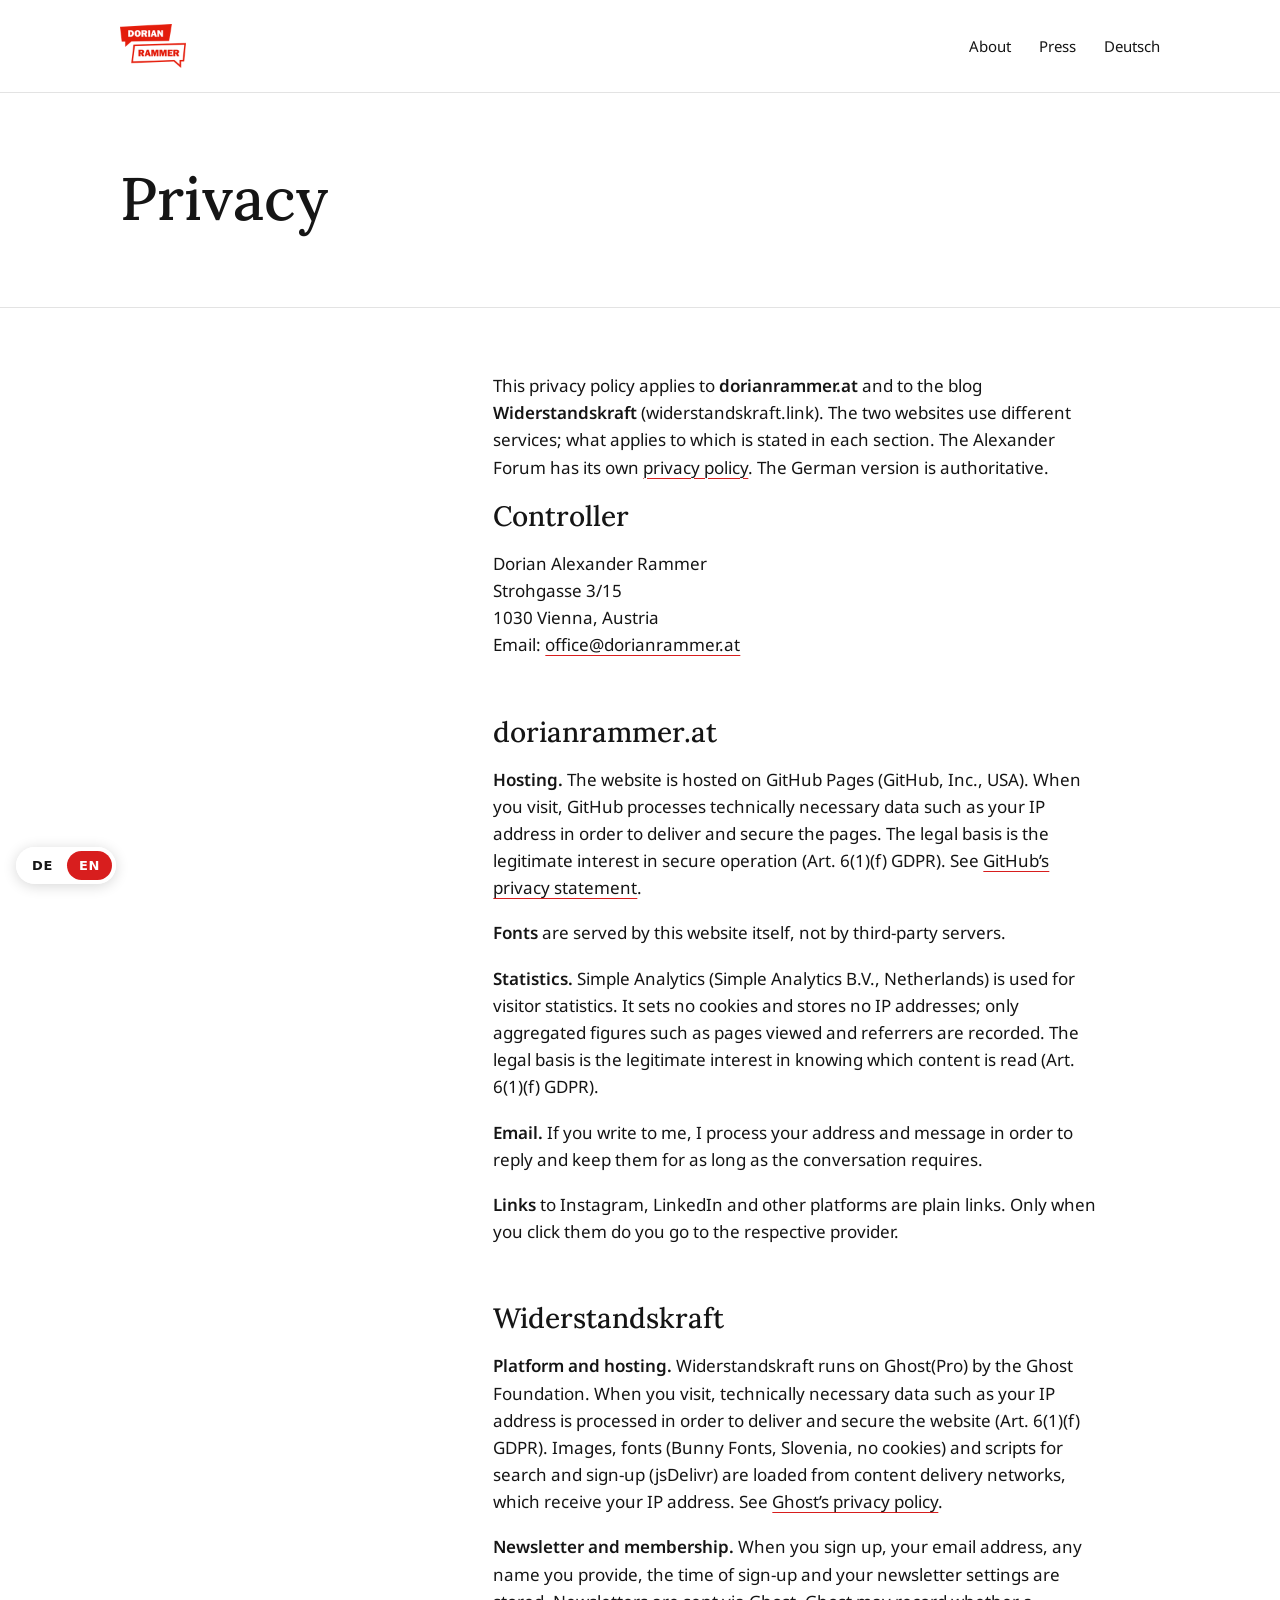
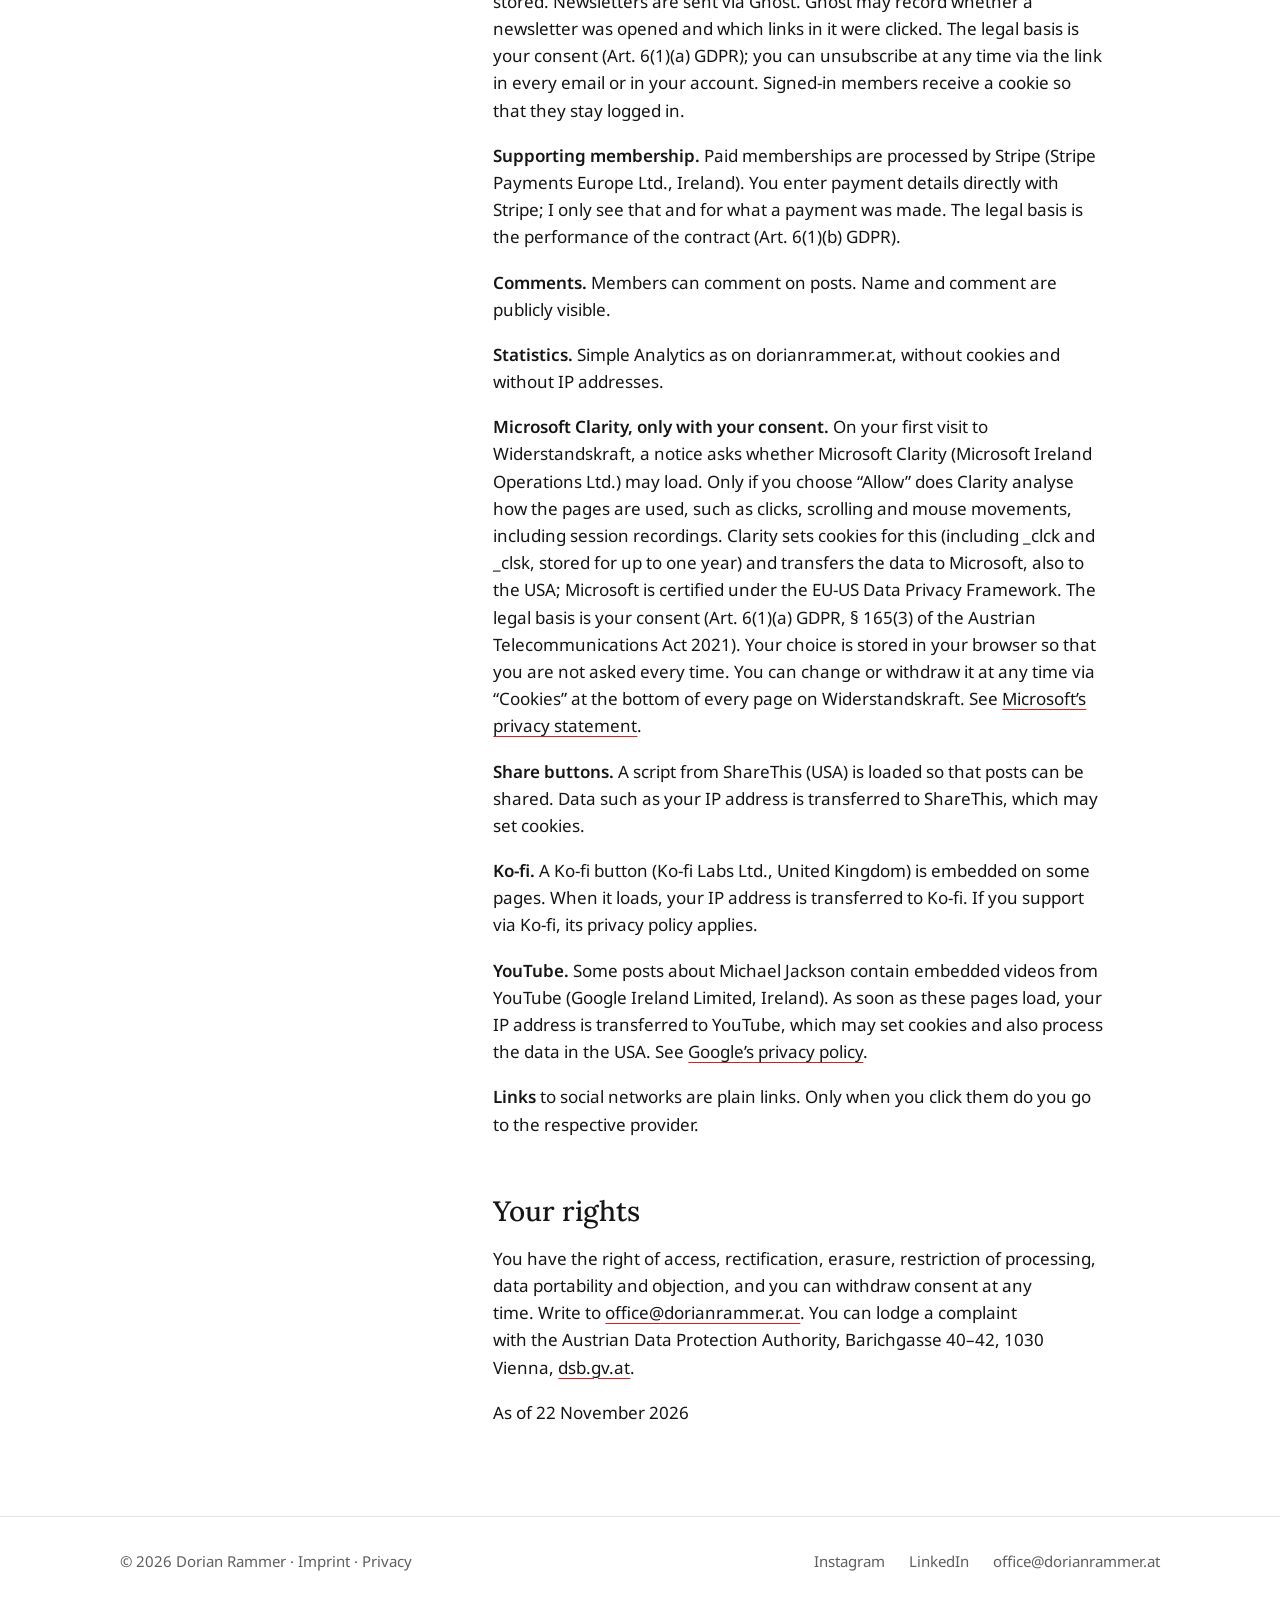
<file: en/privacy/index.html>
<!DOCTYPE html>
<html lang="en">
<head>
  <meta charset="UTF-8">
  <meta name="viewport" content="width=device-width, initial-scale=1.0">

  <link rel="canonical" href="https://dorianrammer.at/en/privacy/">
  <link rel="alternate" href="https://dorianrammer.at/datenschutz/" hreflang="de">
  <link rel="alternate" href="https://dorianrammer.at/en/privacy/" hreflang="en">
  <link rel="alternate" href="https://dorianrammer.at/datenschutz/" hreflang="x-default">

  <meta name="robots" content="noindex,follow">
  <meta name="description" content="Privacy policy for dorianrammer.at and widerstandskraft.link.">
  <meta name="author" content="Dorian Rammer">
  <meta name="theme-color" content="#ffffff">

  <title>Privacy | Dorian Rammer</title>

<link rel="icon" href="/favicon.svg" type="image/svg+xml">
<link rel="apple-touch-icon" href="/apple-touch-icon.png">

<link rel="preload" href="/assets/fonts/lora-latin-var.woff2" as="font" type="font/woff2" crossorigin>
<link rel="preload" href="/assets/fonts/noto-sans-latin-var.woff2" as="font" type="font/woff2" crossorigin>
<link rel="stylesheet" href="/assets/site.css?v=20261122f">

</head>

<body>

<a class="sprung" href="#content">Skip to content</a>

<header class="kopf">
  <div class="wrap">
    <a class="marke" href="/en/" aria-label="Dorian Rammer, home">
      <img src="/assets/dorian-rammer-logo.png" alt="Dorian Rammer" width="198" height="132">
    </a>
    <nav aria-label="Site navigation">
      <a href="/en/about/">About</a>
      <a href="/en/press/">Press</a>
      <a href="/datenschutz/" hreflang="de" lang="de">Deutsch</a>
    </nav>
  </div>
</header>

<main id="content">

<section class="seitenkopf">
  <div class="wrap">
    <h1>Privacy</h1>
  </div>
</section>

<section class="abschnitt rechtliches">
  <div class="wrap">
    <div></div>
    <div class="text">
<p>This privacy policy applies to <strong>dorianrammer.at</strong> and to the blog <strong>Widerstandskraft</strong> (widerstandskraft.link). The two websites use different services; what applies to which is stated in each section. The Alexander Forum has its own <a href="https://alexander.forum/en/privacy/">privacy policy</a>. The German version is authoritative.</p>
<section aria-labelledby="controller"><h2 id="controller">Controller</h2>
<p>Dorian Alexander Rammer<br>Strohgasse 3/15<br>1030 Vienna, Austria<br>Email: <span data-post-name="office" data-post-domain="dorianrammer.at">office (at) dorianrammer.at</span></p></section>
<section aria-labelledby="dra"><h2 id="dra">dorianrammer.at</h2>
<p><strong>Hosting.</strong> The website is hosted on GitHub Pages (GitHub, Inc., USA). When you visit, GitHub processes technically necessary data such as your IP address in order to deliver and secure the pages. The legal basis is the legitimate interest in secure operation (Art. 6(1)(f) GDPR). See <a href="https://docs.github.com/en/site-policy/privacy-policies/github-general-privacy-statement">GitHub’s privacy statement</a>.</p>
<p><strong>Fonts</strong> are served by this website itself, not by third-party servers.</p>
<p><strong>Statistics.</strong> Simple Analytics (Simple Analytics B.V., Netherlands) is used for visitor statistics. It sets no cookies and stores no IP addresses; only aggregated figures such as pages viewed and referrers are recorded. The legal basis is the legitimate interest in knowing which content is read (Art. 6(1)(f) GDPR).</p>
<p><strong>Email.</strong> If you write to me, I process your address and message in order to reply and keep them for as long as the conversation requires.</p>
<p><strong>Links</strong> to Instagram, LinkedIn and other platforms are plain links. Only when you click them do you go to the respective provider.</p></section>
<section aria-labelledby="wk"><h2 id="wk">Widerstandskraft</h2>
<p><strong>Platform and hosting.</strong> Widerstandskraft runs on Ghost(Pro) by the Ghost Foundation. When you visit, technically necessary data such as your IP address is processed in order to deliver and secure the website (Art. 6(1)(f) GDPR). Images, fonts (Bunny Fonts, Slovenia, no cookies) and scripts for search and sign-up (jsDelivr) are loaded from content delivery networks, which receive your IP address. See <a href="https://ghost.org/privacy/">Ghost’s privacy policy</a>.</p>
<p><strong>Newsletter and membership.</strong> When you sign up, your email address, any name you provide, the time of sign-up and your newsletter settings are stored. Newsletters are sent via Ghost. Ghost may record whether a newsletter was opened and which links in it were clicked. The legal basis is your consent (Art. 6(1)(a) GDPR); you can unsubscribe at any time via the link in every email or in your account. Signed-in members receive a cookie so that they stay logged in.</p>
<p><strong>Supporting membership.</strong> Paid memberships are processed by Stripe (Stripe Payments Europe Ltd., Ireland). You enter payment details directly with Stripe; I only see that and for what a payment was made. The legal basis is the performance of the contract (Art. 6(1)(b) GDPR).</p>
<p><strong>Comments.</strong> Members can comment on posts. Name and comment are publicly visible.</p>
<p><strong>Statistics.</strong> Simple Analytics as on dorianrammer.at, without cookies and without IP addresses.</p>
<p><strong>Microsoft Clarity, only with your consent.</strong> On your first visit to Widerstandskraft, a notice asks whether Microsoft Clarity (Microsoft Ireland Operations Ltd.) may load. Only if you choose “Allow” does Clarity analyse how the pages are used, such as clicks, scrolling and mouse movements, including session recordings. Clarity sets cookies for this (including _clck and _clsk, stored for up to one year) and transfers the data to Microsoft, also to the USA; Microsoft is certified under the EU-US Data Privacy Framework. The legal basis is your consent (Art. 6(1)(a) GDPR, § 165(3) of the Austrian Telecommunications Act 2021). Your choice is stored in your browser so that you are not asked every time. You can change or withdraw it at any time via “Cookies” at the bottom of every page on Widerstandskraft. See <a href="https://www.microsoft.com/en-gb/privacy/privacystatement">Microsoft’s privacy statement</a>.</p>
<p><strong>Share buttons.</strong> A script from ShareThis (USA) is loaded so that posts can be shared. Data such as your IP address is transferred to ShareThis, which may set cookies.</p>
<p><strong>Ko-fi.</strong> A Ko-fi button (Ko-fi Labs Ltd., United Kingdom) is embedded on some pages. When it loads, your IP address is transferred to Ko-fi. If you support via Ko-fi, its privacy policy applies.</p>
<p><strong>YouTube.</strong> Some posts about Michael Jackson contain embedded videos from YouTube (Google Ireland Limited, Ireland). As soon as these pages load, your IP address is transferred to YouTube, which may set cookies and also process the data in the USA. See <a href="https://policies.google.com/privacy?hl=en">Google’s privacy policy</a>.</p>
<p><strong>Links</strong> to social networks are plain links. Only when you click them do you go to the respective provider.</p></section>
<section aria-labelledby="rights"><h2 id="rights">Your rights</h2>
<p>You have the right of access, rectification, erasure, restriction of processing, data portability and objection, and you can withdraw consent at any time. Write to <span data-post-name="office" data-post-domain="dorianrammer.at">office (at) dorianrammer.at</span>. You can lodge a complaint with the Austrian Data Protection Authority, Barichgasse 40–42, 1030 Vienna, <a href="https://www.dsb.gv.at/">dsb.gv.at</a>.</p>
<p class="stand">As of 22 November 2026</p></section>
    </div>
  </div>
</section>

</main>

<footer class="fuss">
  <div class="wrap">
    <div style="hyphens:manual">© 2026 Dorian Rammer · <a href="/en/imprint/">Imprint</a> · <a href="/en/privacy/">Privacy</a></div>
    <nav aria-label="Contact">
      <a href="https://www.instagram.com/whoisdoriangray" target="_blank" rel="me noopener">Instagram</a>
      <a href="https://www.linkedin.com/in/dorianrammer" target="_blank" rel="me noopener">LinkedIn</a>
      <span data-post-name="office" data-post-domain="dorianrammer.at">office (at) dorianrammer.at</span>
    </nav>
  </div>
</footer>

<script src="/assets/post.js?v=20261122f" defer></script>
<script src="/assets/sprache.js?v=20261122a" data-farbe="#d81e1e" defer></script>

<!-- 100% privacy-first analytics -->
<script async src="https://scripts.simpleanalyticscdn.com/latest.js"></script>

</body>
</html>
</file>
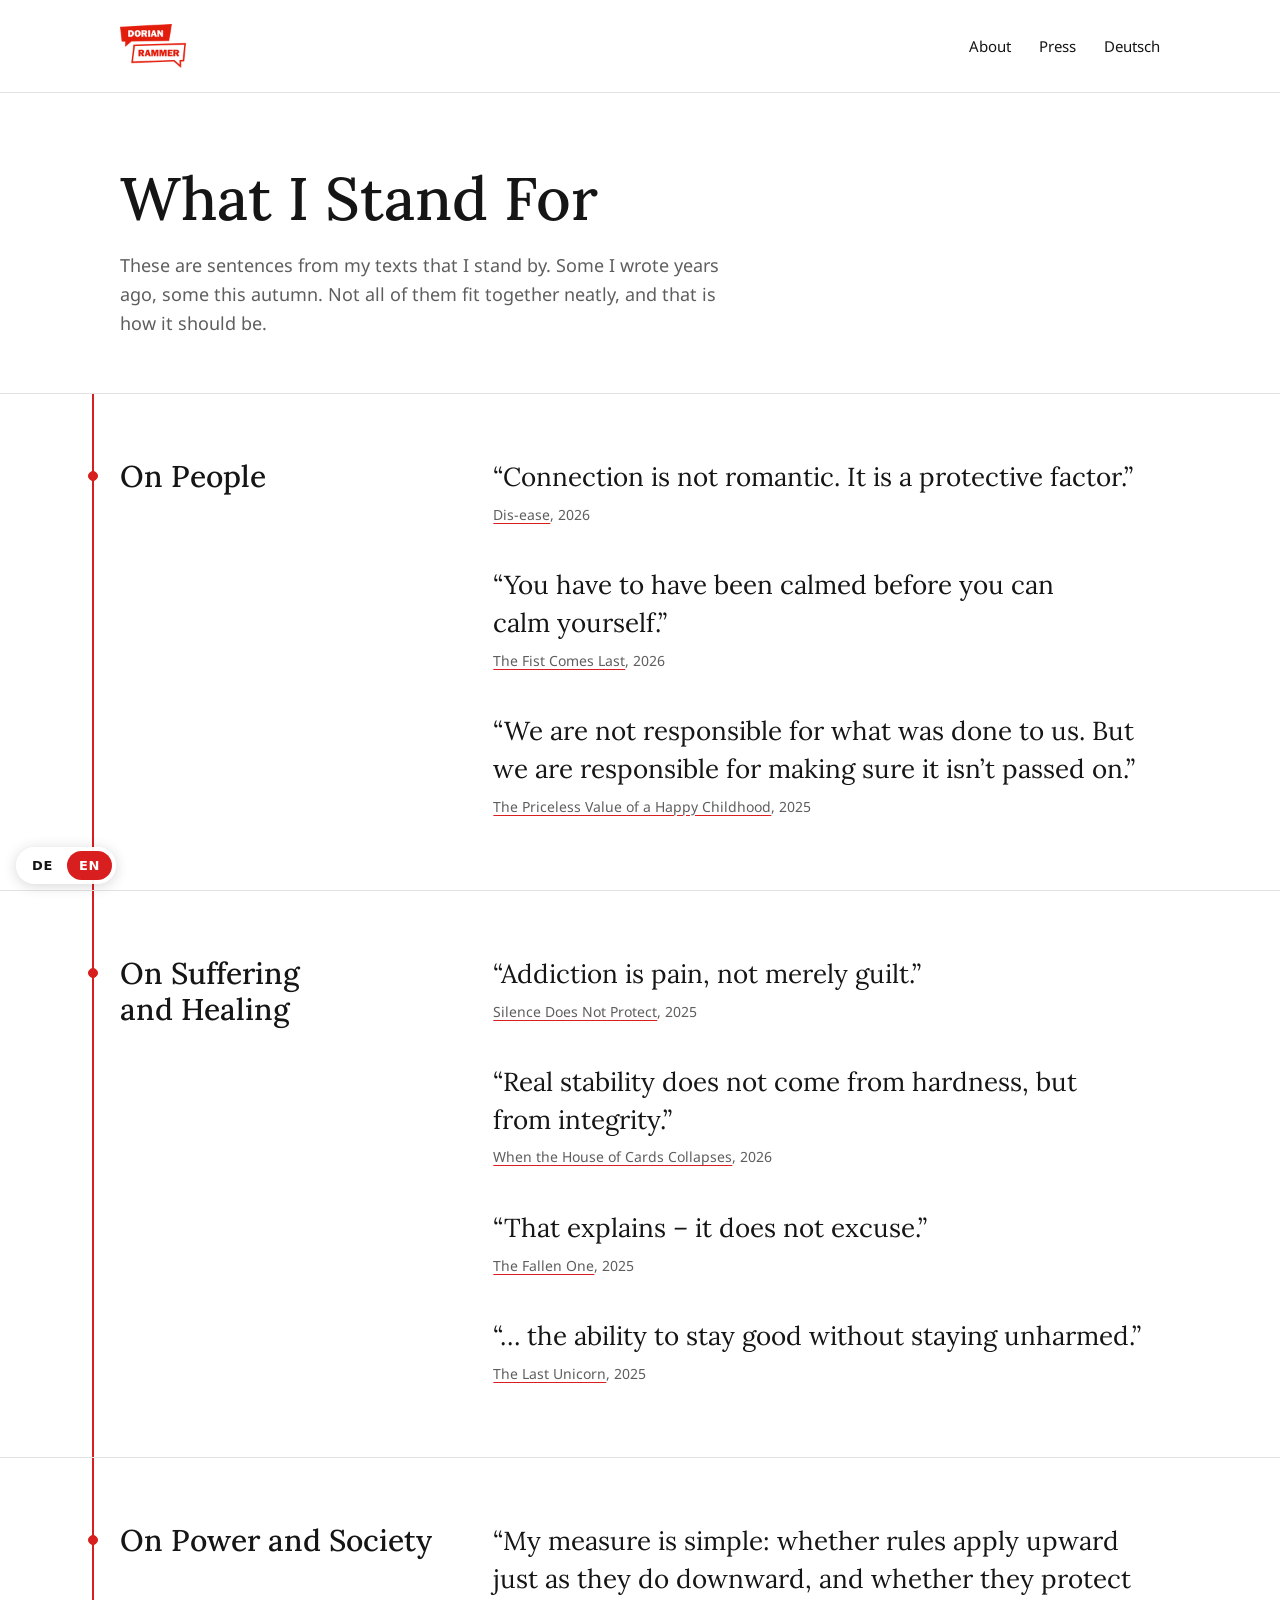
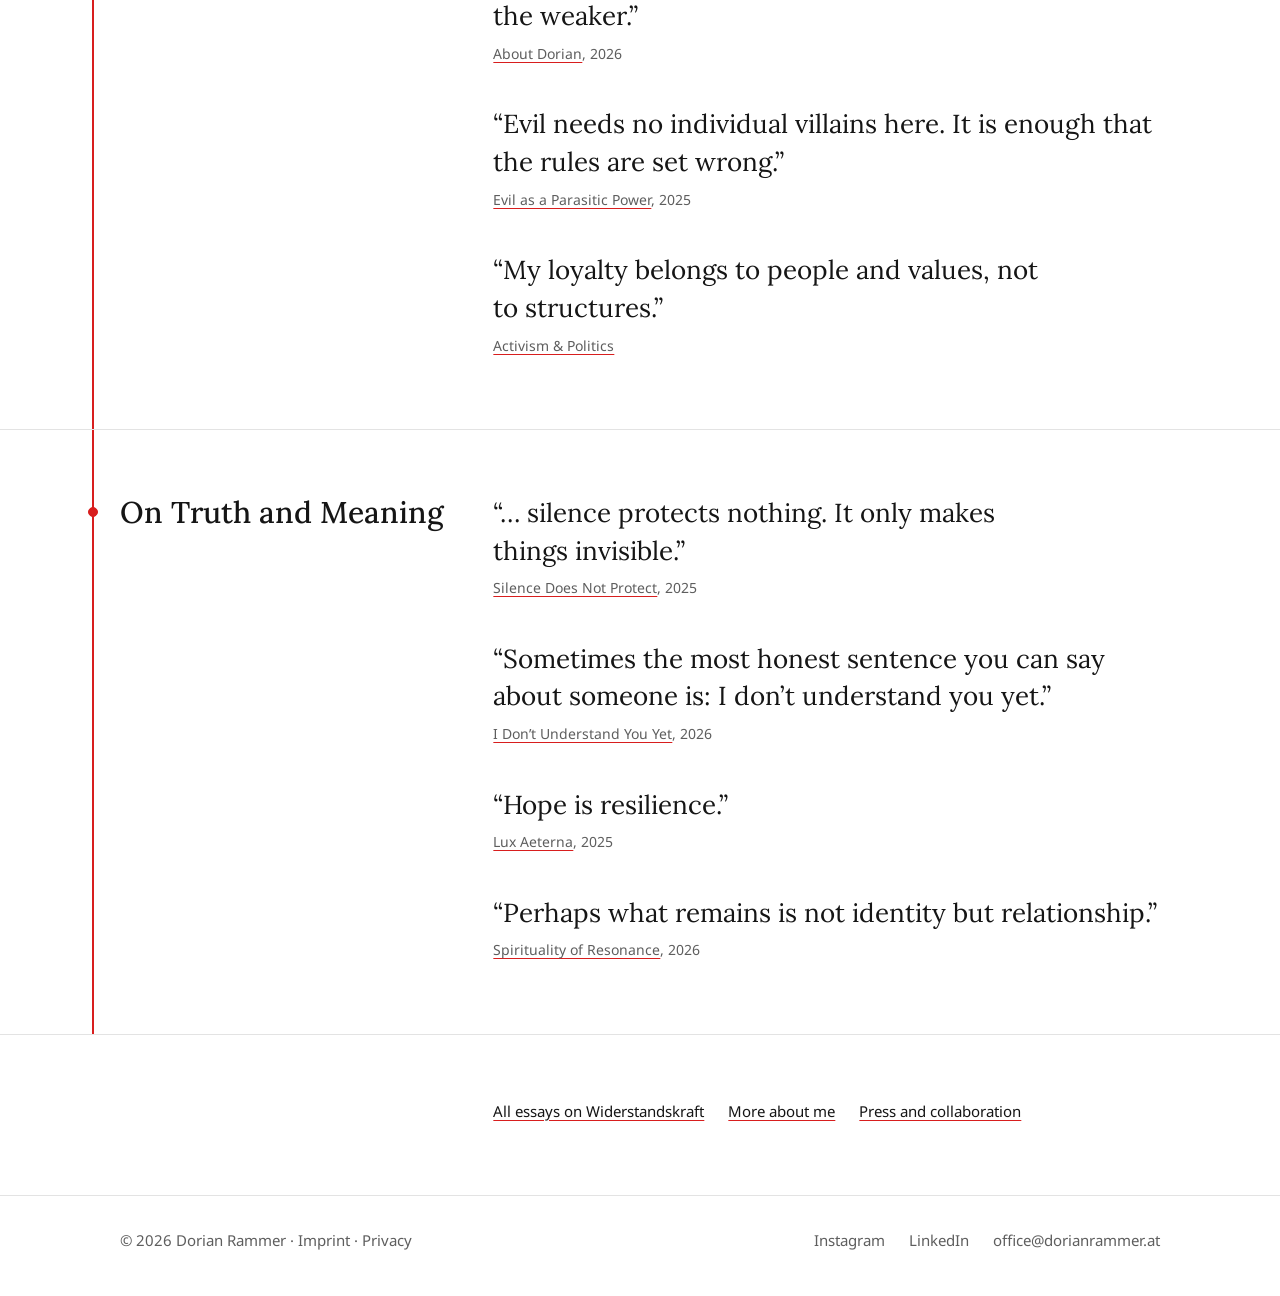
<file: en/what-i-stand-for/index.html>
<!DOCTYPE html>
<html lang="en">
<head>
  <meta charset="UTF-8">
  <meta name="viewport" content="width=device-width, initial-scale=1.0">

  <link rel="canonical" href="https://dorianrammer.at/en/what-i-stand-for/">
  <link rel="alternate" href="https://dorianrammer.at/wofuer-ich-stehe/" hreflang="de">
  <link rel="alternate" href="https://dorianrammer.at/en/what-i-stand-for/" hreflang="en">
  <link rel="alternate" href="https://dorianrammer.at/wofuer-ich-stehe/" hreflang="x-default">

  <meta name="robots" content="index,follow,max-image-preview:large,max-snippet:-1,max-video-preview:-1">
  <meta name="description" content="What Dorian Rammer stands for: sentences from his essays on people, suffering and healing, power and society, truth and meaning.">
  <meta name="author" content="Dorian Rammer">
  <meta name="theme-color" content="#ffffff">

  <meta property="og:site_name" content="Dorian Rammer">
  <meta property="og:url" content="https://dorianrammer.at/en/what-i-stand-for/">
  <meta property="og:title" content="What I Stand For">
  <meta property="og:description" content="What Dorian Rammer stands for: sentences from his essays on people, suffering and healing, power and society, truth and meaning.">
  <meta property="og:type" content="website">
  <meta property="og:locale" content="en_GB">
  <meta property="og:locale:alternate" content="de_AT">
  <meta property="og:image" content="https://dorianrammer.at/assets/dorian-rammer-portrait-farbe.jpg">
  <meta property="og:image:width" content="960">
  <meta property="og:image:height" content="957">
  <meta property="og:image:alt" content="Dorian Rammer in a dark blue jacket against a grey background">
  <meta name="twitter:card" content="summary">

  <link rel="me" href="https://www.instagram.com/whoisdoriangray">
  <link rel="me" href="https://www.linkedin.com/in/dorianrammer">

  <title>What I Stand For | Dorian Rammer</title>

  <script type="application/ld+json">
  {
    "@context":"https://schema.org",
    "@type":"WebPage",
    "@id":"https://dorianrammer.at/en/what-i-stand-for/#webpage",
    "url":"https://dorianrammer.at/en/what-i-stand-for/",
    "name":"What I Stand For",
    "description":"What Dorian Rammer stands for: sentences from his essays on people, suffering and healing, power and society, truth and meaning.",
    "isPartOf":{"@id":"https://dorianrammer.at/#website"},
    "about":{"@id":"https://dorianrammer.at/#person"},
    "author":{"@id":"https://dorianrammer.at/#person"},
    "inLanguage":"en"
  }
  </script>

<link rel="icon" href="/favicon.svg" type="image/svg+xml">
<link rel="apple-touch-icon" href="/apple-touch-icon.png">

<link rel="preload" href="/assets/fonts/lora-latin-var.woff2" as="font" type="font/woff2" crossorigin>
<link rel="preload" href="/assets/fonts/noto-sans-latin-var.woff2" as="font" type="font/woff2" crossorigin>
<link rel="stylesheet" href="/assets/site.css?v=20261122f">

<link rel="stylesheet" href="/assets/haltung.css?v=20261122a">

</head>

<body>

<a class="sprung" href="#content">Skip to content</a>

<header class="kopf">
  <div class="wrap">
    <a class="marke" href="/en/" aria-label="Dorian Rammer, home">
      <img src="/assets/dorian-rammer-logo.png" alt="Dorian Rammer" width="198" height="132">
    </a>
    <nav aria-label="Site navigation">
      <a href="/en/about/">About</a>
      <a href="/en/press/">Press</a>
      <a href="/wofuer-ich-stehe/" hreflang="de" lang="de">Deutsch</a>
    </nav>
  </div>
</header>

<main id="content">

<section class="seitenkopf">
  <div class="wrap">
    <h1>What I Stand For</h1>
    <p class="haltung-intro">These are sentences from my texts that I stand by. Some I wrote years ago, some this autumn. Not all of them fit together neatly, and that is how it should be.</p>
  </div>
</section>

<div class="haltung" data-haltung>
<span class="haltung-faden" aria-hidden="true"><span></span></span>

<section class="abschnitt haltung-feld" aria-labelledby="people">
  <div class="wrap">
    <h2 id="people">On People</h2>
    <div class="saetze">
      <figure class="satz-block">
        <blockquote><p>“Connection is not romantic. It is a protective factor.”</p></blockquote>
        <figcaption><a href="https://www.widerstandskraft.link/en/dis-ease-health-is-a-reserve/">Dis-ease</a>, 2026</figcaption>
      </figure>
      <figure class="satz-block">
        <blockquote><p>“You have to have been calmed before you can calm yourself.”</p></blockquote>
        <figcaption><a href="https://www.widerstandskraft.link/en/the-fist-comes-last/">The Fist Comes Last</a>, 2026</figcaption>
      </figure>
      <figure class="satz-block">
        <blockquote><p>“We are not responsible for what was done to us. But we are responsible for making sure it isn’t passed on.”</p></blockquote>
        <figcaption><a href="https://www.widerstandskraft.link/en/the-priceless-value-of-a-happy-childhood/">The Priceless Value of a Happy Childhood</a>, 2025</figcaption>
      </figure>
    </div>
  </div>
</section>

<section class="abschnitt haltung-feld" aria-labelledby="healing">
  <div class="wrap">
    <h2 id="healing">On Suffering and Healing</h2>
    <div class="saetze">
      <figure class="satz-block">
        <blockquote><p>“Addiction is pain, not merely guilt.”</p></blockquote>
        <figcaption><a href="https://www.widerstandskraft.link/en/silence-does-not-protect-on-trauma-addiction-and-going-on-living/">Silence Does Not Protect</a>, 2025</figcaption>
      </figure>
      <figure class="satz-block">
        <blockquote><p>“Real stability does not come from hardness, but from integrity.”</p></blockquote>
        <figcaption><a href="https://www.widerstandskraft.link/en/when-the-house-of-cards-collapses/">When the House of Cards Collapses</a>, 2026</figcaption>
      </figure>
      <figure class="satz-block">
        <blockquote><p>“That explains – it does not excuse.”</p></blockquote>
        <figcaption><a href="https://www.widerstandskraft.link/en/the-fallen-one-why-anakin-skywalker-was-not-evil/">The Fallen One</a>, 2025</figcaption>
      </figure>
      <figure class="satz-block">
        <blockquote><p>“… the ability to stay good without staying unharmed.”</p></blockquote>
        <figcaption><a href="https://www.widerstandskraft.link/en/the-last-unicorn-molly-grue-and-the-loss-of-innocence/">The Last Unicorn</a>, 2025</figcaption>
      </figure>
    </div>
  </div>
</section>

<section class="abschnitt haltung-feld" aria-labelledby="power">
  <div class="wrap">
    <h2 id="power">On Power and Society</h2>
    <div class="saetze">
      <figure class="satz-block">
        <blockquote><p>“My measure is simple: whether rules apply upward just as they do downward, and whether they protect the weaker.”</p></blockquote>
        <figcaption><a href="https://www.widerstandskraft.link/en/about/">About Dorian</a>, 2026</figcaption>
      </figure>
      <figure class="satz-block">
        <blockquote><p>“Evil needs no individual villains here. It is enough that the rules are set wrong.”</p></blockquote>
        <figcaption><a href="https://www.widerstandskraft.link/en/evil-as-a-parasitic-power/">Evil as a Parasitic Power</a>, 2025</figcaption>
      </figure>
      <figure class="satz-block">
        <blockquote><p>“My loyalty belongs to people and values, not to structures.”</p></blockquote>
        <figcaption><a href="https://www.widerstandskraft.link/en/activism-and-politics/">Activism &amp; Politics</a></figcaption>
      </figure>
    </div>
  </div>
</section>

<section class="abschnitt haltung-feld" aria-labelledby="meaning">
  <div class="wrap">
    <h2 id="meaning">On Truth and Meaning</h2>
    <div class="saetze">
      <figure class="satz-block">
        <blockquote><p>“… silence protects nothing. It only makes things invisible.”</p></blockquote>
        <figcaption><a href="https://www.widerstandskraft.link/en/silence-does-not-protect-on-trauma-addiction-and-going-on-living/">Silence Does Not Protect</a>, 2025</figcaption>
      </figure>
      <figure class="satz-block">
        <blockquote><p>“Sometimes the most honest sentence you can say about someone is: I don’t understand you yet.”</p></blockquote>
        <figcaption><a href="https://www.widerstandskraft.link/en/i-dont-understand-you-yet-michael-jackson/">I Don’t Understand You Yet</a>, 2026</figcaption>
      </figure>
      <figure class="satz-block">
        <blockquote><p>“Hope is resilience.”</p></blockquote>
        <figcaption><a href="https://www.widerstandskraft.link/en/lux-aeterna-the-light-we-carry-within-us/">Lux Aeterna</a>, 2025</figcaption>
      </figure>
      <figure class="satz-block">
        <blockquote><p>“Perhaps what remains is not identity but relationship.”</p></blockquote>
        <figcaption><a href="https://www.widerstandskraft.link/en/spirituality-of-resonance-between-field-and-figure/">Spirituality of Resonance</a>, 2026</figcaption>
      </figure>
    </div>
  </div>
</section>

</div>

<section class="abschnitt haltung-ende">
  <div class="wrap">
    <div></div>
    <p class="weiter-links"><a class="weiter" href="https://www.widerstandskraft.link/en/">All essays on Widerstandskraft</a> <a class="weiter" href="/en/about/">More about me</a> <a class="weiter" href="/en/press/">Press and collaboration</a></p>
  </div>
</section>

</main>

<footer class="fuss">
  <div class="wrap">
    <div style="hyphens:manual">© 2026 Dorian Rammer · <a href="/en/imprint/">Imprint</a> · <a href="/en/privacy/">Privacy</a></div>
    <nav aria-label="Contact">
      <a href="https://www.instagram.com/whoisdoriangray" target="_blank" rel="me noopener">Instagram</a>
      <a href="https://www.linkedin.com/in/dorianrammer" target="_blank" rel="me noopener">LinkedIn</a>
      <span data-post-name="office" data-post-domain="dorianrammer.at">office (at) dorianrammer.at</span>
    </nav>
  </div>
</footer>

<script src="/assets/post.js?v=20261122f" defer></script>
<script src="/assets/sprache.js?v=20261122a" data-farbe="#d81e1e" defer></script>
<script src="/assets/haltung.js?v=20261122a" defer></script>

<!-- 100% privacy-first analytics -->
<script async src="https://scripts.simpleanalyticscdn.com/latest.js"></script>

</body>
</html>
</file>
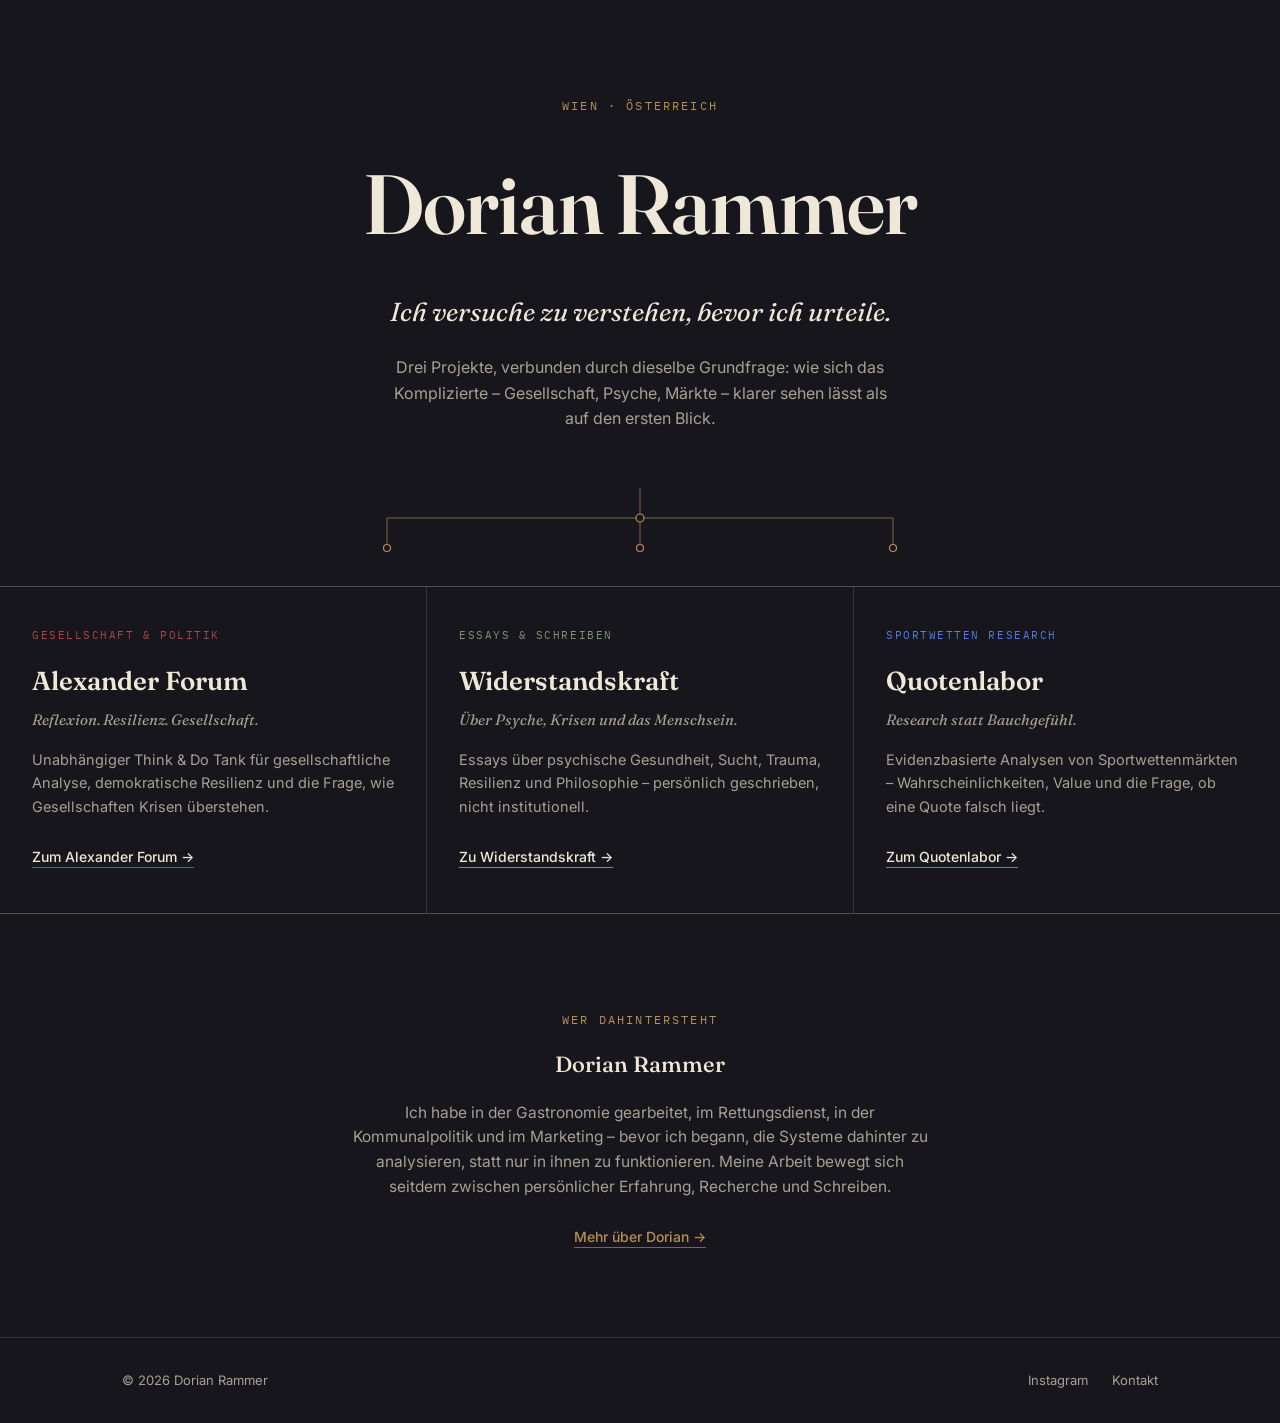
<file: dorianrammer-landingpage.html>
<!DOCTYPE html>
<html lang="de">
<head>
<meta charset="UTF-8">
<meta name="viewport" content="width=device-width, initial-scale=1.0">
<title>Dorian Rammer</title>
<link rel="preconnect" href="https://fonts.googleapis.com">
<link rel="preconnect" href="https://fonts.gstatic.com" crossorigin>
<link href="https://fonts.googleapis.com/css2?family=Fraunces:ital,opsz,wght@0,9..144,400;0,9..144,500;0,9..144,600;1,9..144,400;1,9..144,500&family=Inter:wght@400;500;600&family=IBM+Plex+Mono:wght@400;500&display=swap" rel="stylesheet">
<style>
  :root{
    --ink:#17161c;
    --ink-soft:#211f27;
    --bone:#efe8d8;
    --bone-dim:#a8a094;
    --brass:#b58f57;
    --brass-dim:#7c6743;
    --blue:#4f7fe0;
    --burgundy:#a54848;
    --sage:#7c9473;
    --rule: rgba(239,232,216,0.14);
    --maxw: 1100px;
  }

  *{box-sizing:border-box;}
  html{scroll-behavior:smooth;}

  body{
    margin:0;
    background:var(--ink);
    color:var(--bone);
    font-family:'Inter', sans-serif;
    line-height:1.6;
    -webkit-font-smoothing:antialiased;
  }

  a{color:inherit;}
  a:focus-visible, button:focus-visible{
    outline:2px solid var(--brass);
    outline-offset:3px;
  }

  .wrap{
    max-width:var(--maxw);
    margin:0 auto;
    padding:0 32px;
  }

  /* ---------- HERO ---------- */

  .hero{
    padding:96px 0 0;
    text-align:center;
  }

  .hero .eyebrow{
    font-family:'IBM Plex Mono', monospace;
    font-size:12px;
    letter-spacing:0.18em;
    text-transform:uppercase;
    color:var(--brass);
    margin-bottom:22px;
  }

  .hero h1{
    font-family:'Fraunces', serif;
    font-weight:600;
    font-size:clamp(40px, 8vw, 84px);
    letter-spacing:-0.01em;
    margin:0 0 20px;
  }

  .hero .tagline{
    font-family:'Fraunces', serif;
    font-style:italic;
    font-weight:400;
    font-size:clamp(19px, 2.6vw, 26px);
    color:var(--bone);
    max-width:620px;
    margin:0 auto 22px;
  }

  .hero p.intro{
    max-width:520px;
    margin:0 auto;
    color:var(--bone-dim);
    font-size:16px;
  }

  /* ---------- HUB DIAGRAM ---------- */

  .hub{
    width:100%;
    max-width:760px;
    margin:56px auto 0;
    display:block;
  }

  .hub path{
    fill:none;
    stroke:var(--brass-dim);
    stroke-width:1;
    stroke-dasharray:400;
    stroke-dashoffset:400;
    animation:draw 1.6s ease forwards 0.3s;
  }

  .hub circle{
    fill:var(--ink);
    stroke:var(--brass);
    stroke-width:1.2;
    opacity:0;
    animation:fadein 0.6s ease forwards 1.4s;
  }

  @keyframes draw{ to{ stroke-dashoffset:0; } }
  @keyframes fadein{ to{ opacity:1; } }

  @media (prefers-reduced-motion: reduce){
    .hub path{ animation:none; stroke-dashoffset:0; }
    .hub circle{ animation:none; opacity:1; }
  }

  /* ---------- PROJECT GRID ---------- */

  .projects{
    display:grid;
    grid-template-columns:repeat(3, 1fr);
    gap:1px;
    background:var(--rule);
    border-top:1px solid var(--rule);
    border-bottom:1px solid var(--rule);
    margin-top:8px;
  }

  .card{
    background:var(--ink);
    padding:40px 32px 44px;
    position:relative;
    transition:background 0.25s ease, transform 0.25s ease;
  }

  .card::before{
    content:"";
    position:absolute;
    top:0; left:0; right:0;
    height:2px;
    background:var(--accent);
    transform:scaleX(0);
    transform-origin:left;
    transition:transform 0.3s ease;
  }

  .card:hover, .card:focus-within{
    background:var(--ink-soft);
  }

  .card:hover::before, .card:focus-within::before{
    transform:scaleX(1);
  }

  .card .eyebrow{
    font-family:'IBM Plex Mono', monospace;
    font-size:11px;
    letter-spacing:0.14em;
    text-transform:uppercase;
    color:var(--accent);
  }

  .card h2{
    font-family:'Fraunces', serif;
    font-weight:600;
    font-size:26px;
    margin:16px 0 6px;
  }

  .card .line{
    font-family:'Fraunces', serif;
    font-style:italic;
    font-size:15px;
    color:var(--bone-dim);
    margin:0 0 16px;
  }

  .card p.desc{
    font-size:14.5px;
    color:var(--bone-dim);
    margin:0 0 26px;
    min-height:66px;
  }

  .card a.cta{
    text-decoration:none;
    font-size:14px;
    font-weight:500;
    border-bottom:1px solid var(--accent);
    padding-bottom:2px;
  }

  .card a.cta:hover{ opacity:0.8; }

  .card--forum{ --accent: var(--burgundy); }
  .card--wk{ --accent: var(--sage); }
  .card--ql{ --accent: var(--blue); }

  @media (max-width:820px){
    .projects{ grid-template-columns:1fr; }
    .card{ border-bottom:1px solid var(--rule); }
    .hub{ display:none; }
  }

  /* ---------- ABOUT ---------- */

  .about{
    padding:96px 0 88px;
    max-width:640px;
    margin:0 auto;
    text-align:center;
  }

  .about .eyebrow{
    font-family:'IBM Plex Mono', monospace;
    font-size:12px;
    letter-spacing:0.18em;
    text-transform:uppercase;
    color:var(--brass);
    margin-bottom:18px;
  }

  .about h3{
    font-family:'Fraunces', serif;
    font-weight:500;
    font-size:22px;
    margin:0 0 18px;
  }

  .about p{
    color:var(--bone-dim);
    font-size:15.5px;
    margin:0 0 24px;
  }

  .about a.cta{
    text-decoration:none;
    font-size:14px;
    font-weight:500;
    color:var(--brass);
    border-bottom:1px solid var(--brass-dim);
    padding-bottom:2px;
  }

  /* ---------- FOOTER ---------- */

  footer{
    border-top:1px solid var(--rule);
    padding:32px 0;
  }

  footer .wrap{
    display:flex;
    justify-content:space-between;
    align-items:center;
    flex-wrap:wrap;
    gap:12px;
    font-size:13px;
    color:var(--bone-dim);
  }

  footer nav a{
    text-decoration:none;
    color:var(--bone-dim);
    margin-left:20px;
  }

  footer nav a:first-child{ margin-left:0; }
  footer nav a:hover{ color:var(--bone); }

  @media (max-width:520px){
    .hero{ padding:64px 0 0; }
    footer .wrap{ flex-direction:column; align-items:flex-start; }
    footer nav{ margin-top:4px; }
    footer nav a:first-child{ margin-left:0; }
  }
</style>
</head>
<body>

<section class="hero">
  <div class="wrap">
    <div class="eyebrow">Wien · Österreich</div>
    <h1>Dorian Rammer</h1>
    <p class="tagline">Ich versuche zu verstehen, bevor ich urteile.</p>
    <p class="intro">Drei Projekte, verbunden durch dieselbe Grundfrage: wie sich das Komplizierte &ndash; Gesellschaft, Psyche, Märkte &ndash; klarer sehen lässt als auf den ersten Blick.</p>
  </div>

  <svg class="hub" viewBox="0 0 760 90" preserveAspectRatio="xMidYMid meet" aria-hidden="true">
    <path d="M 380 0 L 380 30 L 127 30 L 127 60" />
    <path d="M 380 30 L 380 60" />
    <path d="M 380 30 L 633 30 L 633 60" />
    <circle cx="380" cy="30" r="4"/>
    <circle cx="127" cy="60" r="3.5"/>
    <circle cx="380" cy="60" r="3.5"/>
    <circle cx="633" cy="60" r="3.5"/>
  </svg>
</section>

<section class="projects">
  <article class="card card--forum">
    <div class="eyebrow">Gesellschaft &amp; Politik</div>
    <h2>Alexander Forum</h2>
    <p class="line">Reflexion. Resilienz. Gesellschaft.</p>
    <p class="desc">Unabhängiger Think &amp; Do Tank für gesellschaftliche Analyse, demokratische Resilienz und die Frage, wie Gesellschaften Krisen überstehen.</p>
    <a class="cta" href="https://alexander.forum">Zum Alexander Forum →</a>
  </article>

  <article class="card card--wk">
    <div class="eyebrow">Essays &amp; Schreiben</div>
    <h2>Widerstandskraft</h2>
    <p class="line">Über Psyche, Krisen und das Menschsein.</p>
    <p class="desc">Essays über psychische Gesundheit, Sucht, Trauma, Resilienz und Philosophie &ndash; persönlich geschrieben, nicht institutionell.</p>
    <a class="cta" href="https://widerstandskraft.link">Zu Widerstandskraft →</a>
  </article>

  <article class="card card--ql">
    <div class="eyebrow">Sportwetten Research</div>
    <h2>Quotenlabor</h2>
    <p class="line">Research statt Bauchgefühl.</p>
    <p class="desc">Evidenzbasierte Analysen von Sportwettenmärkten &ndash; Wahrscheinlichkeiten, Value und die Frage, ob eine Quote falsch liegt.</p>
    <a class="cta" href="#">Zum Quotenlabor →</a>
  </article>
</section>

<section class="about">
  <div class="wrap">
    <div class="eyebrow">Wer dahintersteht</div>
    <h3>Dorian Rammer</h3>
    <p>Ich habe in der Gastronomie gearbeitet, im Rettungsdienst, in der Kommunalpolitik und im Marketing &ndash; bevor ich begann, die Systeme dahinter zu analysieren, statt nur in ihnen zu funktionieren. Meine Arbeit bewegt sich seitdem zwischen persönlicher Erfahrung, Recherche und Schreiben.</p>
    <a class="cta" href="#">Mehr über Dorian →</a>
  </div>
</section>

<footer>
  <div class="wrap">
    <div>© 2026 Dorian Rammer</div>
    <nav>
      <a href="#">Instagram</a>
      <a href="#">Kontakt</a>
    </nav>
  </div>
</footer>

</body>
</html>
</file>
<file: assets/site.css>
/* dorianrammer.at
   Gemeinsames Stylesheet für Startseite und Über-Seite (DE/EN).
   Schriften wie Widerstandskraft: Lora (Überschriften, Lesetext), Noto Sans (Gebrauchstext).
   Rot #d81e1e nur als Signal: Daten, Link-Linien, Auswahl, Fokus, roter Faden.
   Nach jeder Änderung an dieser Datei oder an den Skripten die Versionsnummer
   (?v=JJJJMMTT) in den Links aller HTML-Seiten erhöhen, sonst sehen Besucher bis
   zu 10 Minuten die alte Fassung. */

@font-face{
  font-family:'Lora';
  font-style:normal;
  font-weight:400 600;
  font-display:swap;
  src:url('/assets/fonts/lora-latin-var.woff2') format('woff2');
}

@font-face{
  font-family:'Noto Sans';
  font-style:normal;
  font-weight:400 600;
  font-stretch:100%;
  font-display:swap;
  src:url('/assets/fonts/noto-sans-latin-var.woff2') format('woff2');
}

:root{
  --grund:#ffffff;
  --tinte:#151515;
  --grau:#5e5e5e;
  --linie:#e3e3e3;
  --rot:#d81e1e;
  --maxw:1120px;
  --rand:40px;
  --serif:'Lora',Georgia,'Times New Roman',serif;
  --sans:'Noto Sans',system-ui,-apple-system,'Segoe UI',sans-serif;
}

*{box-sizing:border-box}

html{
  -webkit-text-size-adjust:100%;
  text-size-adjust:100%;
}

body{
  position:relative;
  margin:0;
  background:var(--grund);
  color:var(--tinte);
  font-family:var(--sans);
  font-size:17px;
  line-height:1.6;
  -webkit-font-smoothing:antialiased;
  hyphens:auto;
  hyphenate-limit-chars:10 4 4;
}

::selection{
  background:var(--rot);
  color:#fff;
}

a{
  color:inherit;
  text-decoration-color:var(--rot);
  text-decoration-thickness:1px;
  text-underline-offset:.22em;
}

a:hover{
  color:var(--rot);
}

a:focus-visible{
  outline:2px solid var(--rot);
  outline-offset:3px;
}

h1,h2,h3{
  font-family:var(--serif);
  font-weight:500;
  margin:0;
  hyphens:manual;
  text-wrap:balance;
}

p{
  text-wrap:pretty;
}

img{
  max-width:100%;
}

.wrap{
  max-width:var(--maxw);
  margin:0 auto;
  padding:0 var(--rand);
}

.sprung{
  position:absolute;
  left:var(--rand);
  top:-100px;
  z-index:10;
  padding:8px 12px;
  background:var(--tinte);
  color:#fff;
  font-size:15px;
}

.sprung:focus{
  top:12px;
}


/* ---------- Kopf ---------- */

.kopf{
  padding:24px 0;
  border-bottom:1px solid var(--linie);
}

.kopf .wrap{
  display:flex;
  justify-content:space-between;
  align-items:center;
  gap:24px;
}

.kopf .marke{
  display:block;
  line-height:0;
}

.kopf .marke img{
  display:block;
  height:44px;
  width:auto;
}

.kopf nav{
  display:flex;
  gap:28px;
  font-size:15px;
}

.kopf nav a{
  text-decoration:none;
}

.kopf nav a[aria-current="page"]{
  text-decoration:underline;
  text-decoration-color:var(--rot);
}


/* ---------- Einstieg (Startseite) ---------- */

.einstieg{
  padding:80px 0 88px;
}

.einstieg .wrap{
  display:grid;
  grid-template-columns:7fr 4fr;
  gap:72px;
  align-items:end;
}

.einstieg h1{
  font-size:clamp(44px,5.6vw,68px);
  line-height:1.05;
  letter-spacing:-.01em;
  margin:0 0 32px;
}

.satz{
  font-family:var(--serif);
  font-size:clamp(22px,2.4vw,28px);
  line-height:1.4;
  margin:0 0 22px;
  max-width:21em;
}

.einstieg .intro{
  color:var(--grau);
  margin:0 0 8px;
  max-width:33em;
}

.portraet{
  margin:0;
}

.portraet img{
  display:block;
  width:100%;
  height:auto;
  aspect-ratio:4/5;
  object-fit:cover;
  object-position:50% 18%;
}

.portraet figcaption{
  margin-top:10px;
  font-size:14px;
  color:var(--grau);
}


/* ---------- Abschnitte ---------- */

.abschnitt{
  border-top:1px solid var(--linie);
  padding:64px 0 72px;
}

.abschnitt > .wrap{
  display:grid;
  grid-template-columns:4fr 8fr;
  gap:40px;
}

.abschnitt h2{
  font-size:30px;
  line-height:1.2;
}

.block + .block{
  margin-top:56px;
  padding-top:48px;
  border-top:1px solid var(--linie);
}

.block h3{
  font-size:26px;
  line-height:1.25;
  margin-bottom:10px;
}

.block h3 a{
  text-decoration:none;
}

.block > p{
  margin:0 0 22px;
  color:var(--grau);
  max-width:36em;
}

.texte{
  list-style:none;
  margin:0 0 22px;
  padding:0;
}

.texte li{
  display:grid;
  grid-template-columns:9.5em 1fr;
  gap:16px;
  align-items:baseline;
  padding:12px 0;
  border-top:1px solid var(--linie);
}

.texte li:last-child{
  border-bottom:1px solid var(--linie);
}

.texte time{
  font-size:14px;
  color:var(--rot);
  font-variant-numeric:tabular-nums;
}

.texte a{
  font-family:var(--serif);
  font-size:20px;
  text-decoration:none;
  hyphens:manual;
}

.papier{
  margin:0 0 22px;
}

.papier a{
  display:block;
  margin-bottom:4px;
  font-family:var(--serif);
  font-size:21px;
  text-decoration:none;
  hyphens:manual;
  text-wrap:balance;
}

.papier span{
  display:block;
  font-size:14px;
  line-height:1.5;
  color:var(--grau);
}

.weiter{
  font-size:15px;
}

.nebenbei{
  margin:48px 0 0;
  padding-top:28px;
  border-top:1px solid var(--linie);
  color:var(--grau);
  font-size:15px;
  max-width:40em;
}

.person p{
  font-family:var(--serif);
  font-size:21px;
  line-height:1.6;
  margin:0 0 22px;
  max-width:34em;
}


/* ---------- Über-Seite ---------- */

.seitenkopf{
  padding:72px 0 56px;
}

.seitenkopf h1{
  font-size:clamp(40px,5vw,60px);
  line-height:1.1;
  margin:0 0 20px;
}

.seitenkopf .satz{
  margin:0;
  max-width:none;
}

.ueber > .wrap{
  align-items:start;
}

.ueber .portraet{
  position:sticky;
  top:32px;
}

.text section + section{
  margin-top:56px;
}

.text h2{
  font-size:28px;
  line-height:1.25;
  margin-bottom:16px;
}

.text p{
  margin:0 0 18px;
  max-width:36em;
}

.projekte-liste{
  margin:24px 0 0;
  padding:0;
}

.projekte-liste > div{
  padding:16px 0;
  border-top:1px solid var(--linie);
}

.projekte-liste > div:last-child{
  border-bottom:1px solid var(--linie);
}

.projekte-liste dt{
  font-family:var(--serif);
  font-size:21px;
  margin-bottom:4px;
}

.projekte-liste dt a{
  text-decoration:none;
}

.projekte-liste dd{
  margin:0;
  color:var(--grau);
  font-size:16px;
}

.schluss{
  margin-top:40px;
}


/* ---------- Fuß ---------- */

.fuss{
  border-top:1px solid var(--linie);
  padding:32px 0 44px;
  font-size:15px;
  color:var(--grau);
}

.fuss .wrap{
  display:flex;
  justify-content:space-between;
  flex-wrap:wrap;
  gap:12px 28px;
}

.fuss nav{
  display:flex;
  flex-wrap:wrap;
  gap:24px;
}

.fuss a{
  text-decoration:none;
}


/* ---------- Roter Faden (Startseite) ---------- */

.faden{
  position:absolute;
  top:0;
  left:0;
  pointer-events:none;
  overflow:visible;
}

.faden path{
  fill:none;
  stroke:var(--rot);
  stroke-width:1.5;
  stroke-linejoin:miter;
  stroke-linecap:butt;
  transition:stroke-width .25s ease-out;
}

.faden path.offen{
  stroke-dasharray:5 6;
}

.faden path.aktiv{
  stroke-width:3;
}

.faden mask path{
  stroke:#fff;
  stroke-width:10;
  stroke-dasharray:none;
  transition:none;
}

@media (prefers-reduced-motion:reduce){
  .faden path{
    transition:none;
  }
}

@media print{
  .faden{
    display:none;
  }
}


/* ---------- Schmal ---------- */

@media (max-width:860px){

  :root{
    --rand:22px;
  }

  .einstieg{
    padding:44px 0 56px;
  }

  .einstieg .wrap{
    grid-template-columns:1fr;
    gap:40px;
  }

  .einstieg .portraet{
    max-width:360px;
  }

  .abschnitt{
    padding:48px 0 56px;
  }

  .abschnitt > .wrap{
    grid-template-columns:1fr;
    gap:28px;
  }

  .projekte > .wrap{
    padding-left:46px;
  }

  .texte li{
    grid-template-columns:1fr;
    gap:2px;
  }

  .person p{
    font-size:19px;
  }

  .seitenkopf{
    padding:44px 0 36px;
  }

  .ueber .portraet{
    position:static;
    max-width:360px;
  }

  .kopf .marke img{
    height:38px;
  }

  .kopf nav{
    gap:18px;
  }
}


/* ---------- Presseseite ---------- */

.texte .zeitraum{
  font-size:14px;
  color:var(--rot);
}

.texte .medium{
  display:block;
  margin-top:3px;
  font-family:var(--sans);
  font-size:15px;
  line-height:1.5;
  color:var(--grau);
}

.stationen li > span:last-child{
  font-size:16px;
  line-height:1.5;
}

.einleitung{
  margin:0 0 20px;
  max-width:36em;
  color:var(--grau);
}

.nachsatz{
  margin:20px 0 0;
  max-width:40em;
  font-size:15px;
  color:var(--grau);
}

.kurzbio{
  border:1px solid var(--linie);
  padding:18px 22px;
  margin:0 0 16px;
  max-width:40em;
}

.kurzbio h3{
  font-family:var(--sans);
  font-size:14px;
  font-weight:500;
  color:var(--grau);
  margin:0 0 8px;
}

.kurzbio p{
  margin:0;
}

.abschnitt .projekte-liste{
  margin-top:0;
  max-width:40em;
}

.weiter-links{
  display:flex;
  flex-wrap:wrap;
  gap:8px 24px;
  margin:0;
}

.abschnitt-kopf h2{
  margin:0;
}

.unterzeile{
  margin:6px 0 0;
  font-size:15px;
  color:var(--grau);
}

.stimmen{
  list-style:none;
  margin:0;
  padding:0;
  max-width:40em;
}

.stimmen li{
  padding:18px 0;
  border-top:1px solid var(--linie);
}

.stimmen li:last-child{
  border-bottom:1px solid var(--linie);
}

.stimmen blockquote{
  margin:0;
}

.stimmen blockquote p{
  margin:0 0 8px;
  font-family:var(--serif);
  font-size:20px;
  line-height:1.5;
}

.stimmen .quelle{
  margin:0;
  font-size:15px;
  color:var(--grau);
}

.pressefotos{
  display:flex;
  flex-wrap:wrap;
  align-items:flex-start;
  gap:24px;
  margin:0 0 24px;
}

.pressefoto{
  flex:0 1 200px;
  margin:0;
}

.pressefoto img{
  display:block;
  width:100%;
  height:auto;
  aspect-ratio:4/5;
  object-fit:cover;
  object-position:50% 25%;
}

.pressefoto figcaption{
  margin-top:8px;
  hyphens:manual;
  font-size:14px;
  color:var(--grau);
}
</file>
<file: assets/haltung.css>
/* Seite „Wofür ich stehe“ (nur dort geladen, ergänzt site.css).
   Ein roter Faden läuft links an den vier Feldern entlang und zeichnet sich beim Lesen;
   erreicht er ein Feld, füllt sich dessen Punkt. Die Sätze blenden beim Hereinscrollen sanft ein.
   Ohne JavaScript und bei „Bewegung reduzieren“ ist alles sofort fertig da. */

.haltung-intro{
  margin:0;
  max-width:34em;
  color:var(--grau);
  font-size:18px;
}

.haltung{
  position:relative;
  --faden-x:calc(max((100% - var(--maxw)) / 2, 0px) + var(--rand) - 28px);
}

.haltung-faden{
  position:absolute;
  top:0;
  bottom:0;
  left:var(--faden-x);
  width:2px;
  pointer-events:none;
}

.haltung-faden span{
  display:block;
  width:1.5px;
  height:calc(var(--fortschritt, 1) * 100%);
  background:var(--rot);
}

.haltung-feld{
  position:relative;
}

.haltung-feld::before{
  content:'';
  position:absolute;
  left:calc(var(--faden-x) - 4.5px);
  top:77px;
  width:10px;
  height:10px;
  border:1.5px solid var(--rot);
  border-radius:50%;
  background:var(--rot);
  box-sizing:border-box;
  transition:background-color .4s ease-out;
}

.haltung.laeuft .haltung-feld:not(.erreicht)::before{
  background:var(--grund);
}

.haltung-feld h2{
  position:sticky;
  top:40px;
  align-self:start;
}

.satz-block{
  margin:0 0 40px;
}

.satz-block:last-child{
  margin-bottom:0;
}

.satz-block blockquote{
  margin:0;
}

.satz-block blockquote p{
  margin:0 0 8px;
  max-width:30em;
  font-family:var(--serif);
  font-size:clamp(21px, 2.2vw, 26px);
  line-height:1.45;
  hyphens:manual;
}

.satz-block figcaption{
  font-size:14px;
  color:var(--grau);
}

.satz-block figcaption a{
  color:inherit;
}

html.bewegt .satz-block{
  opacity:0;
  transform:translateY(14px);
  transition:opacity .8s ease-out, transform .8s ease-out;
}

html.bewegt .satz-block.sichtbar{
  opacity:1;
  transform:none;
}

@media (max-width:860px){
  .haltung{
    --faden-x:18px;
  }
  .haltung .wrap{
    padding-left:44px;
  }
  .haltung-feld::before{
    top:58px;
  }
  .haltung-feld h2{
    position:static;
  }
  .satz-block{
    margin-bottom:32px;
  }
}

@media print{
  .haltung-faden, .haltung-feld::before{
    display:none;
  }
}
</file>
